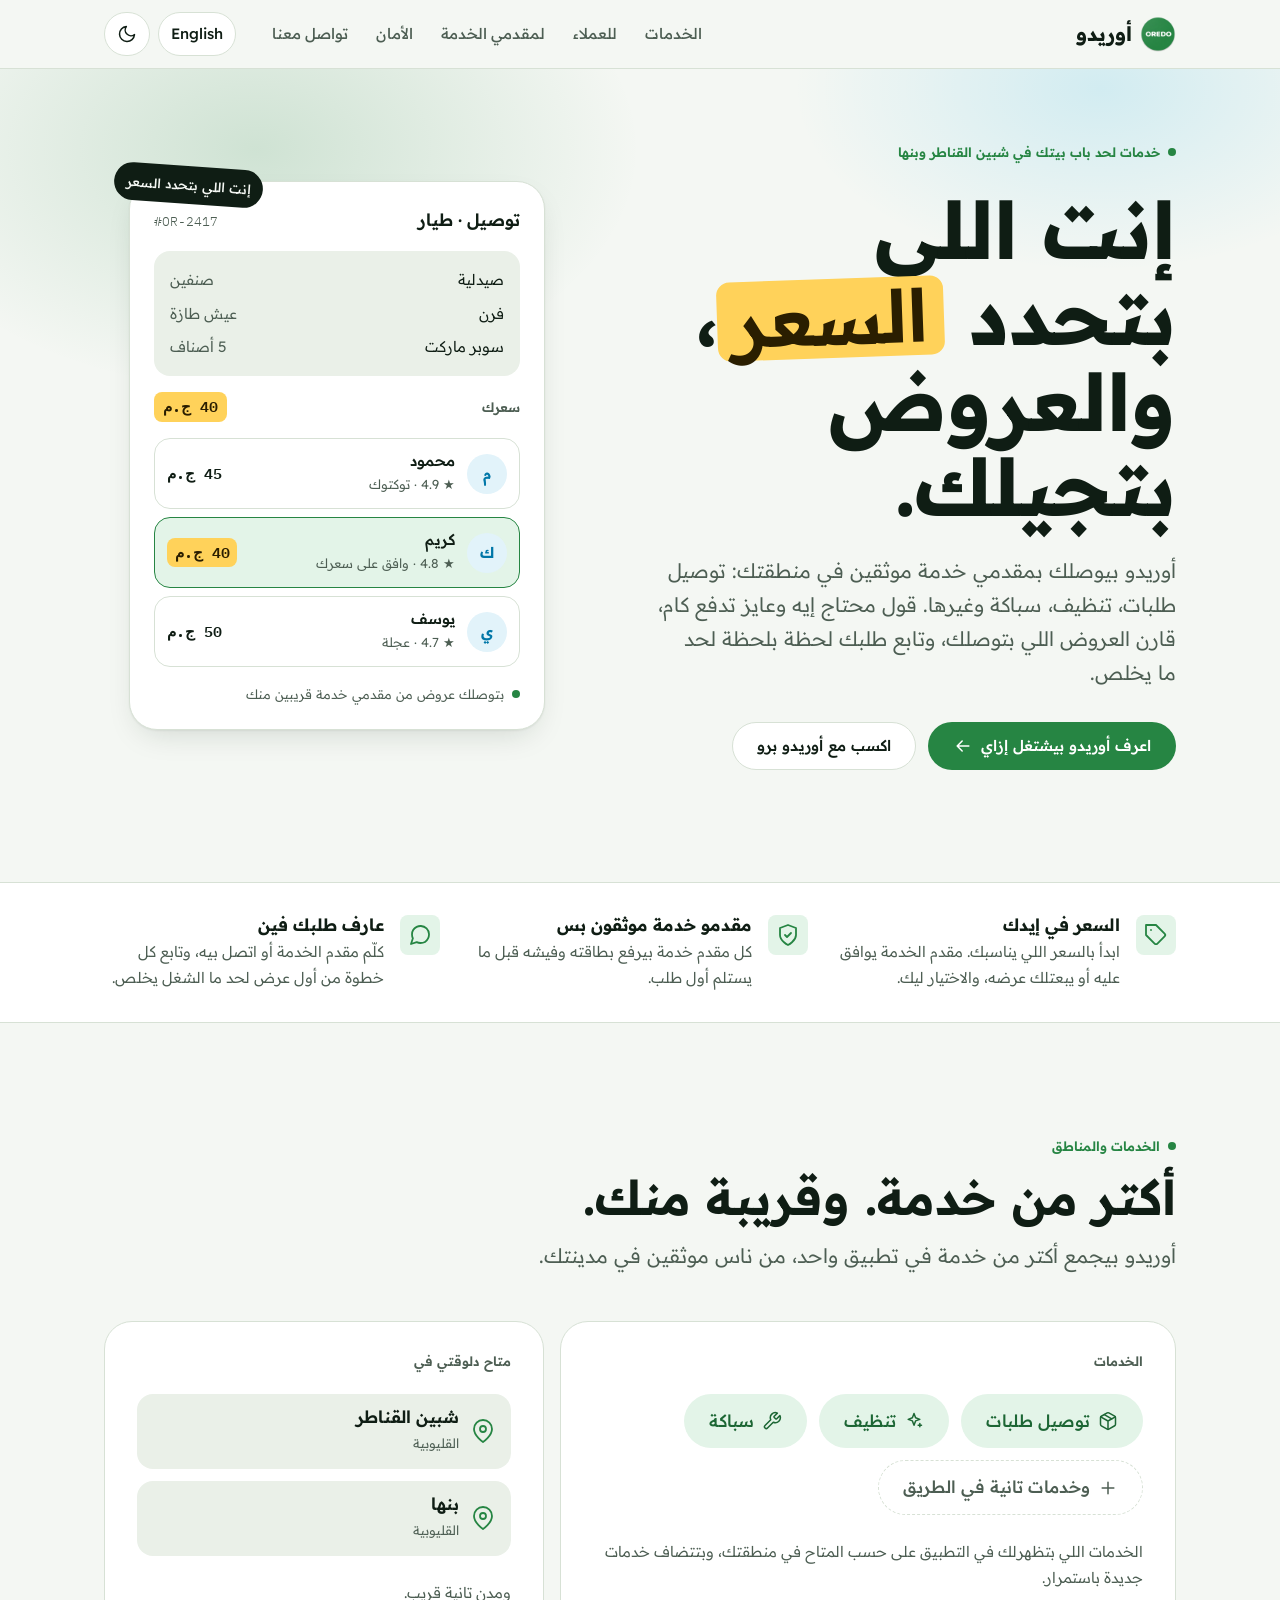
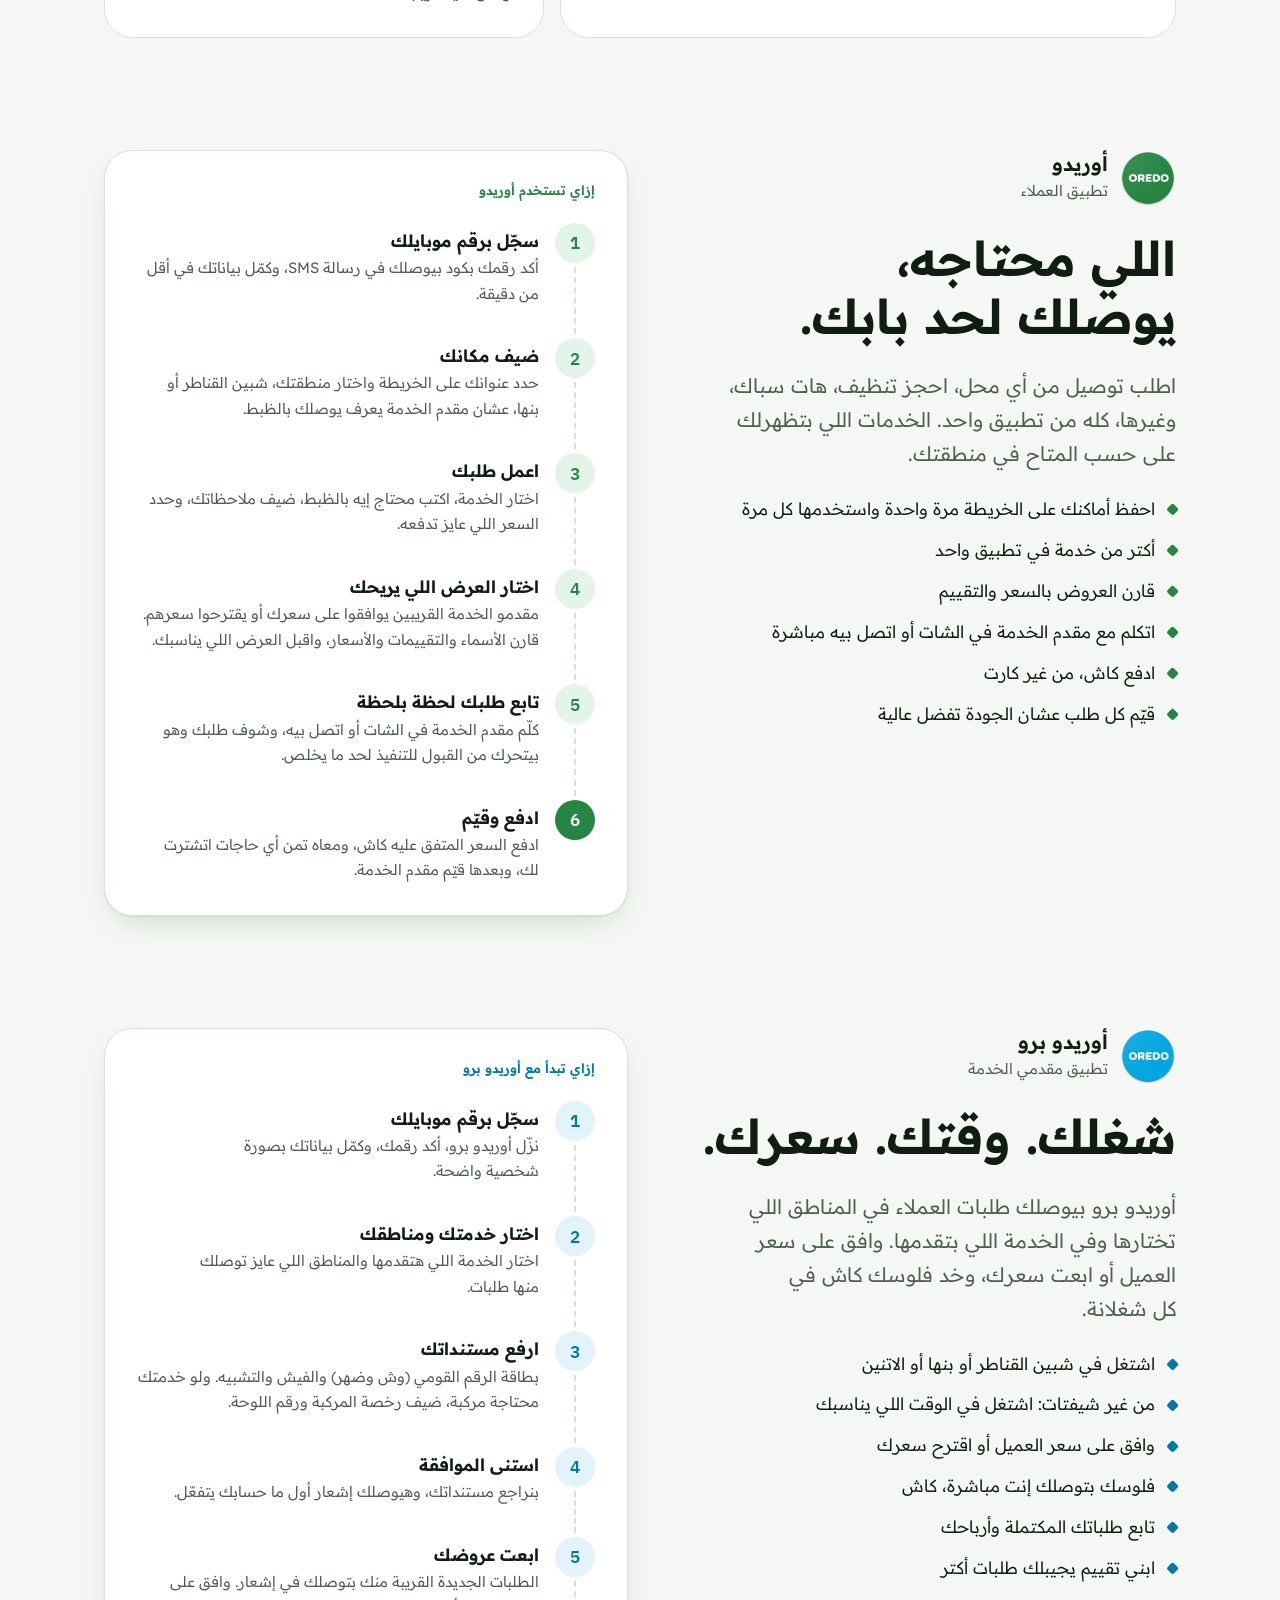
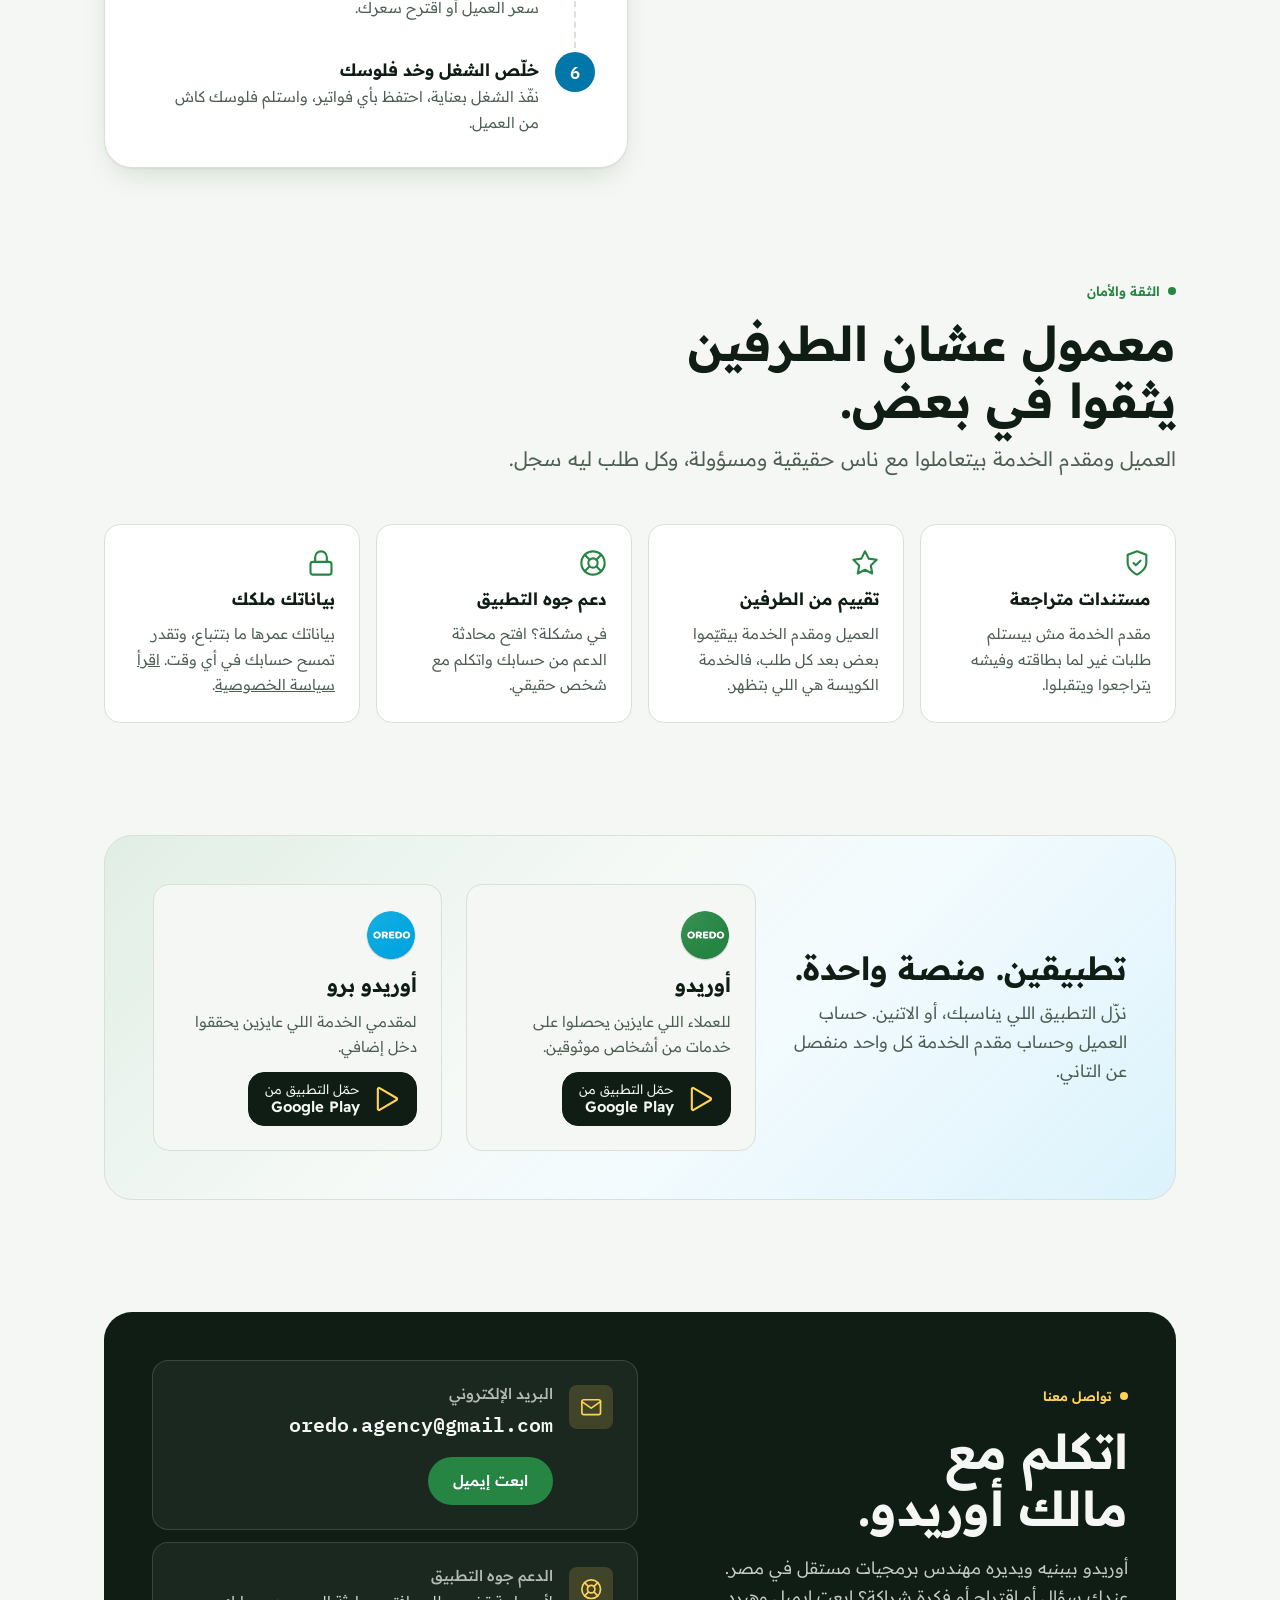
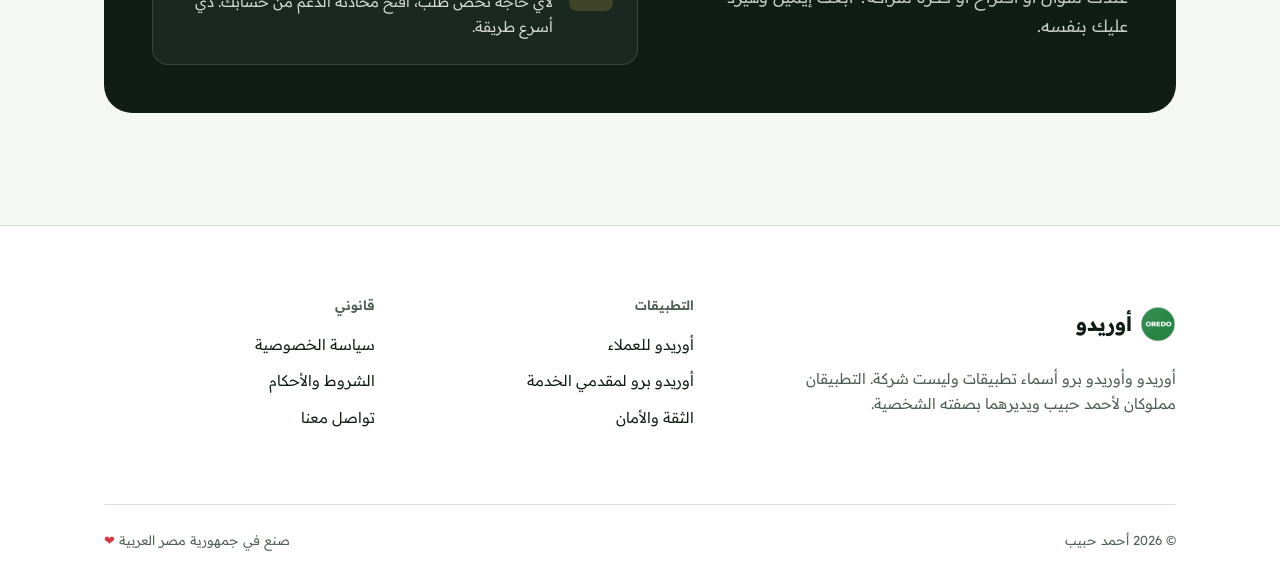
<file: index.html>
<!doctype html>
<html lang="ar" dir="rtl">
<head>
  <meta charset="utf-8">
  <meta name="viewport" content="width=device-width, initial-scale=1">
  <title>أوريدو — Oredo</title>
  <meta http-equiv="refresh" content="0; url=ar/index.html">
  <link rel="alternate" hreflang="ar" href="ar/index.html">
  <link rel="alternate" hreflang="en" href="en/index.html">
  <link rel="icon" type="image/png" href="assets/images/oredo-logo.png">
</head>
<body>
  <p><a href="ar/index.html">أوريدو بالعربية</a> · <a href="en/index.html" lang="en" dir="ltr">Oredo in English</a></p>
</body>
</html>
</file>
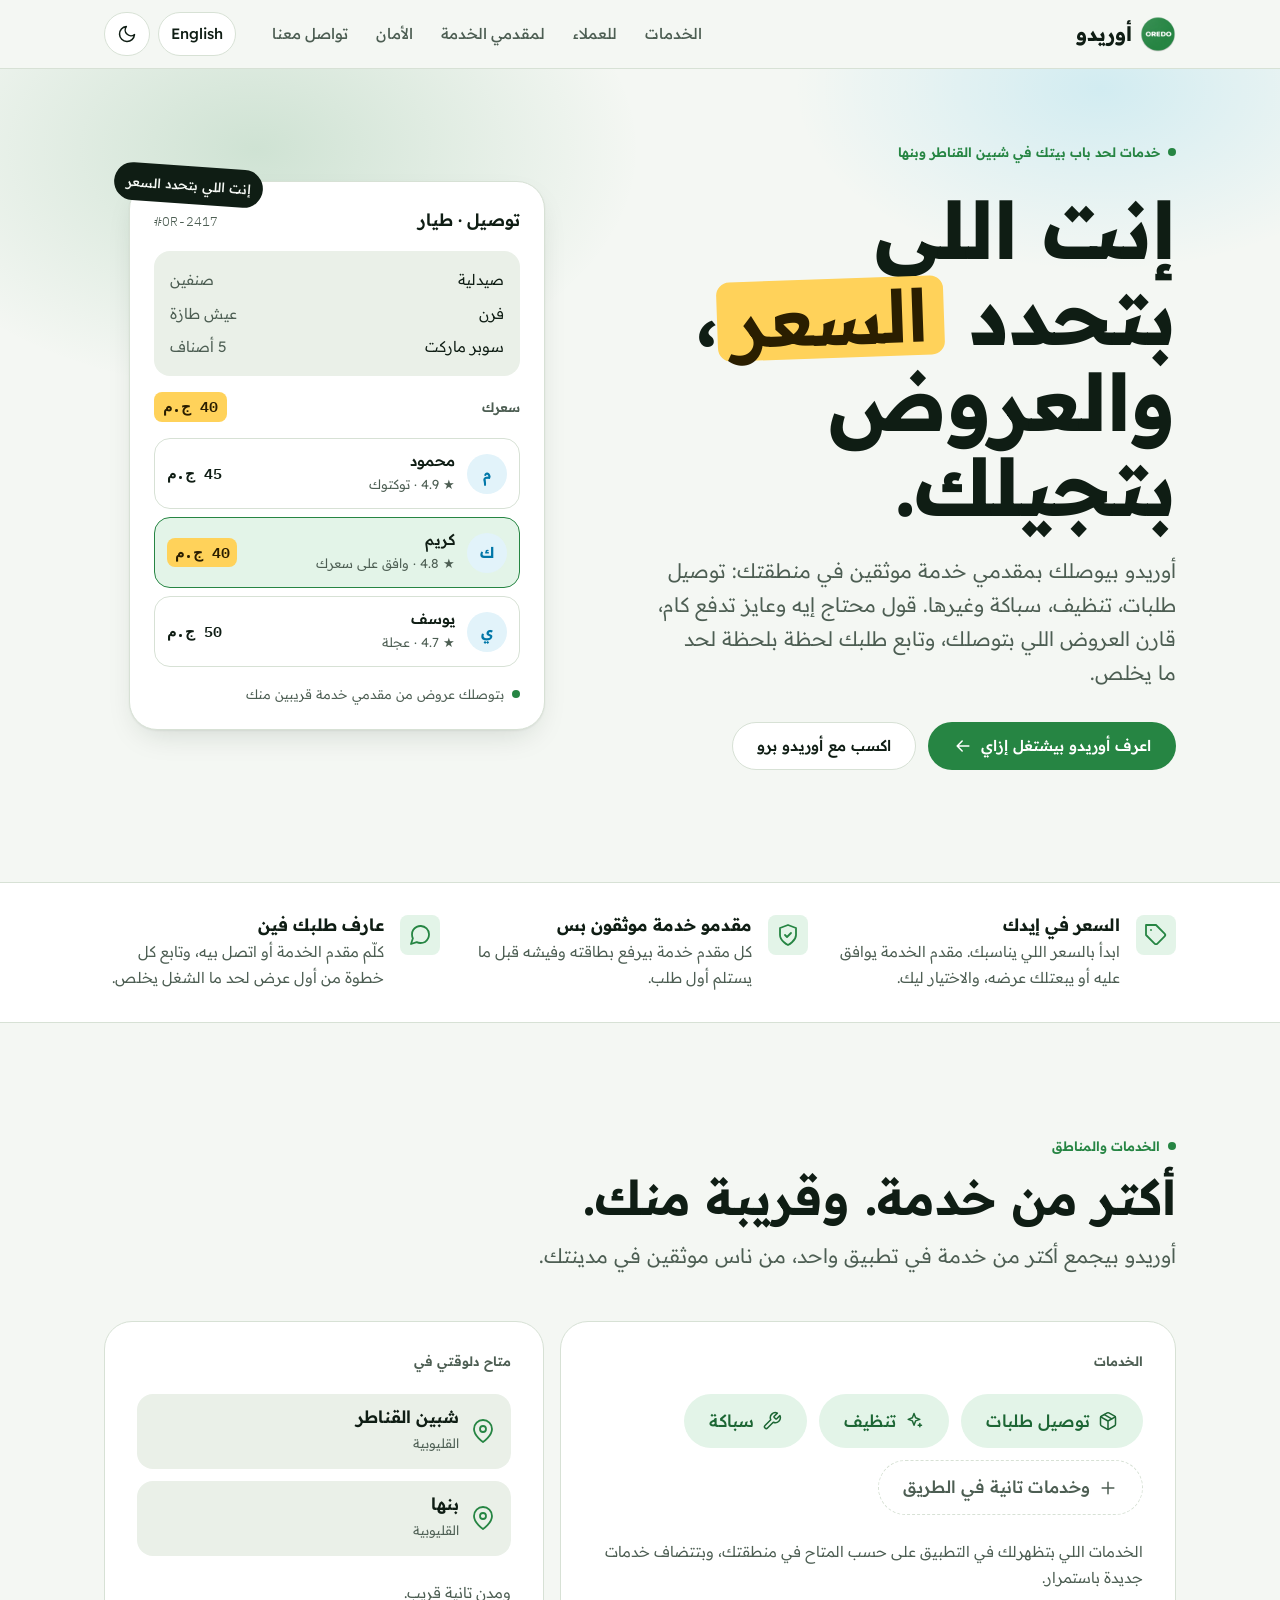
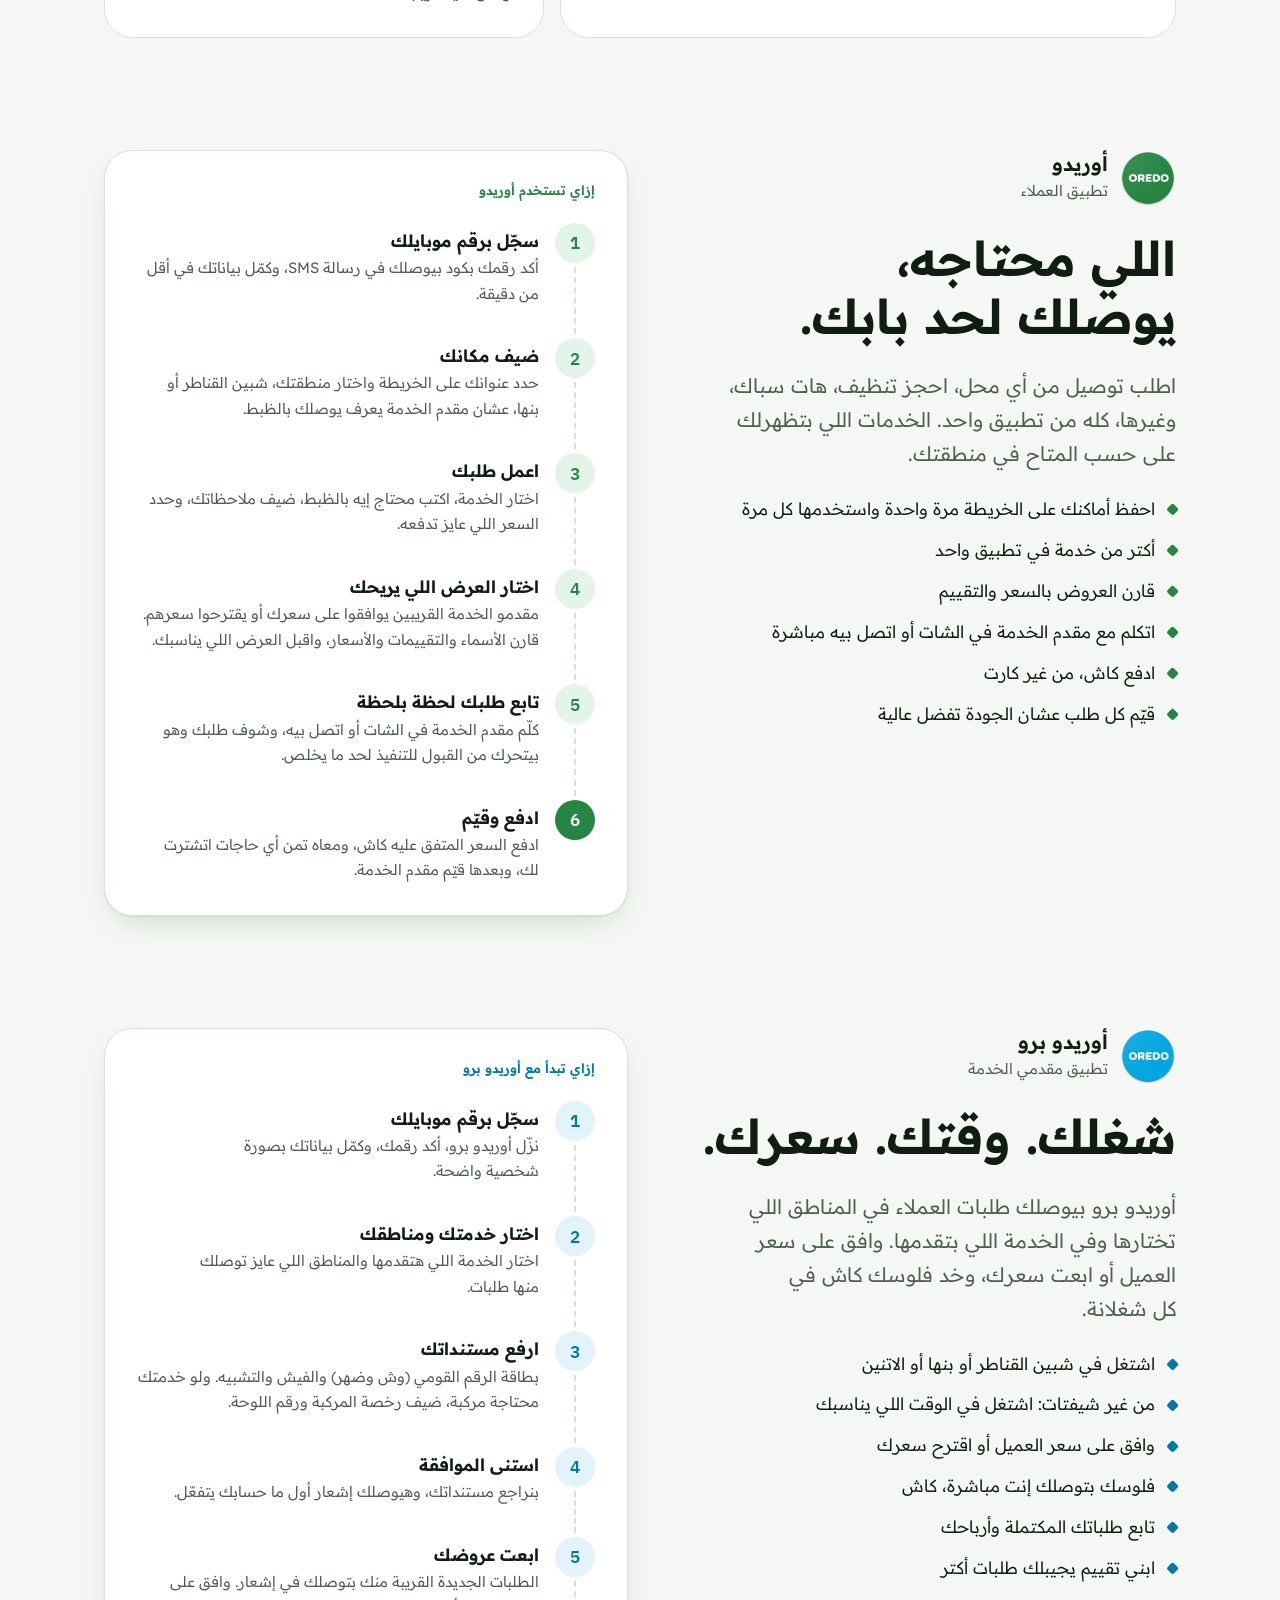
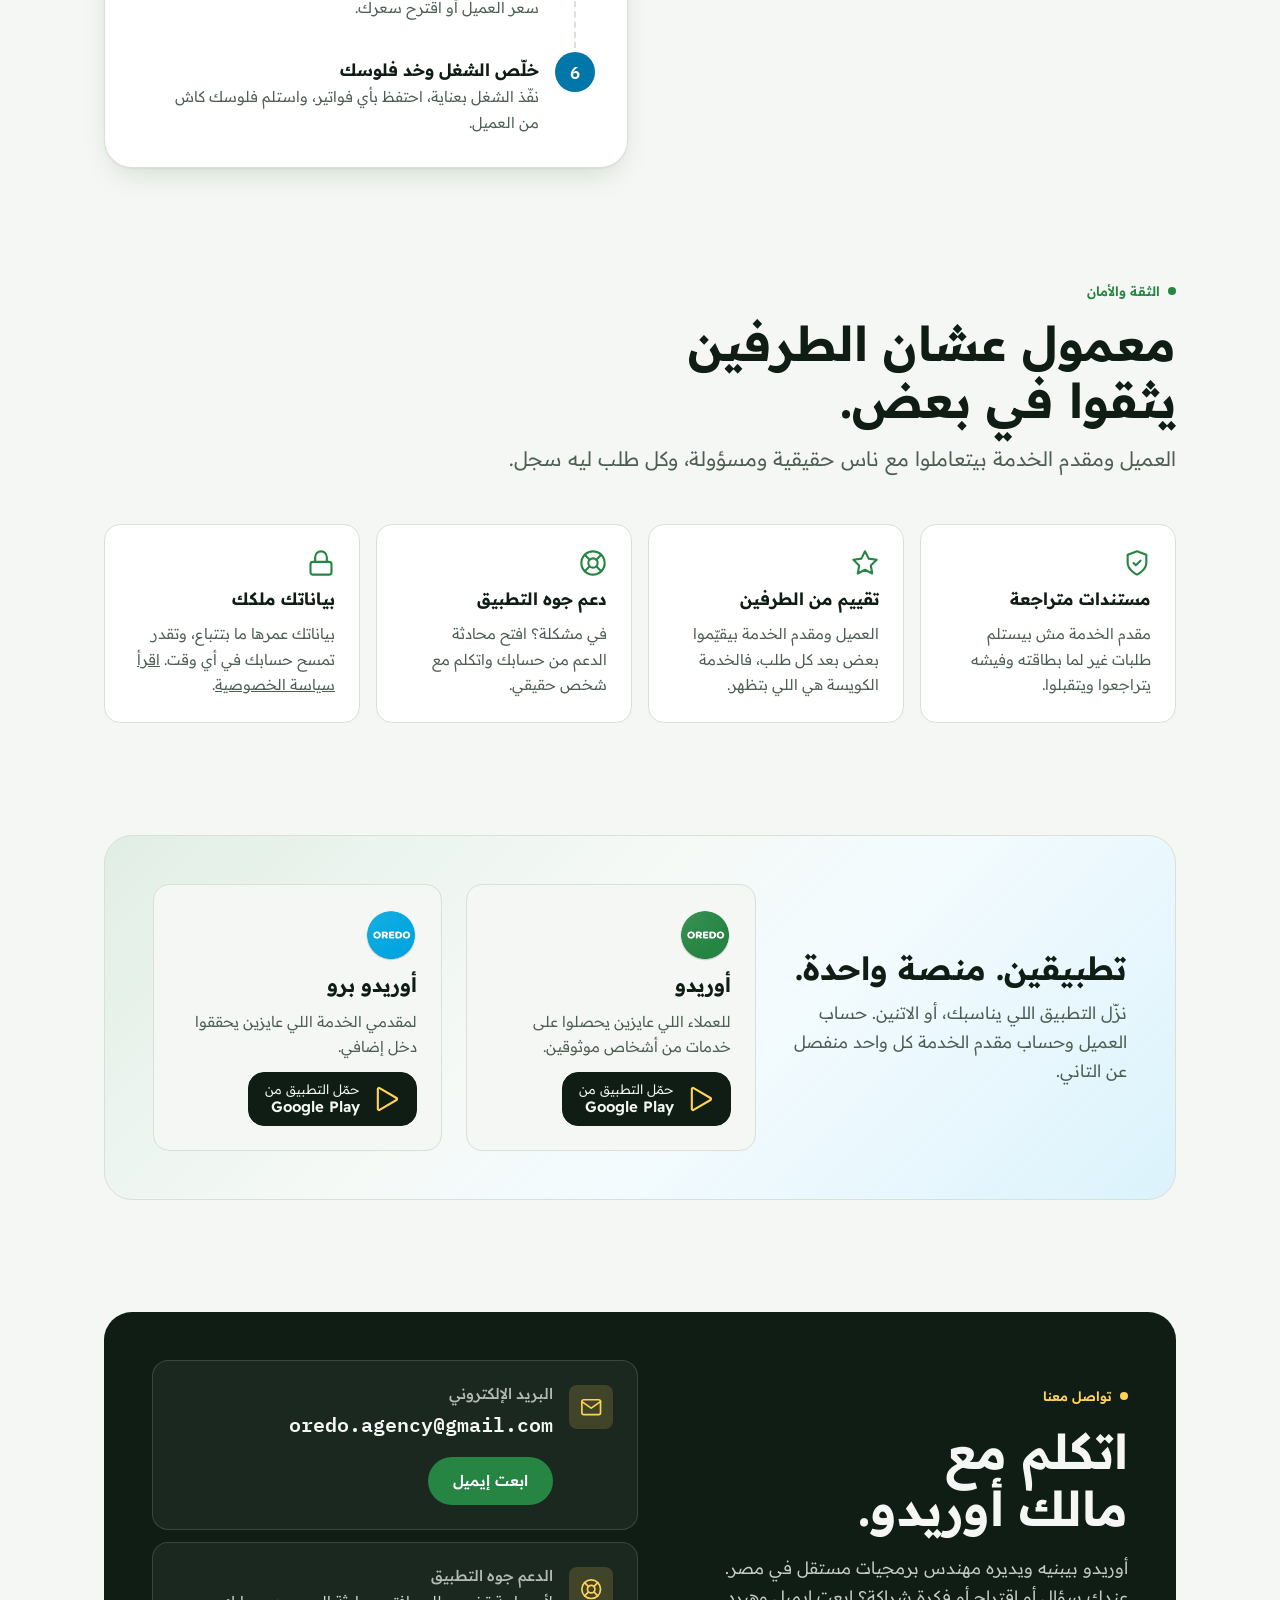
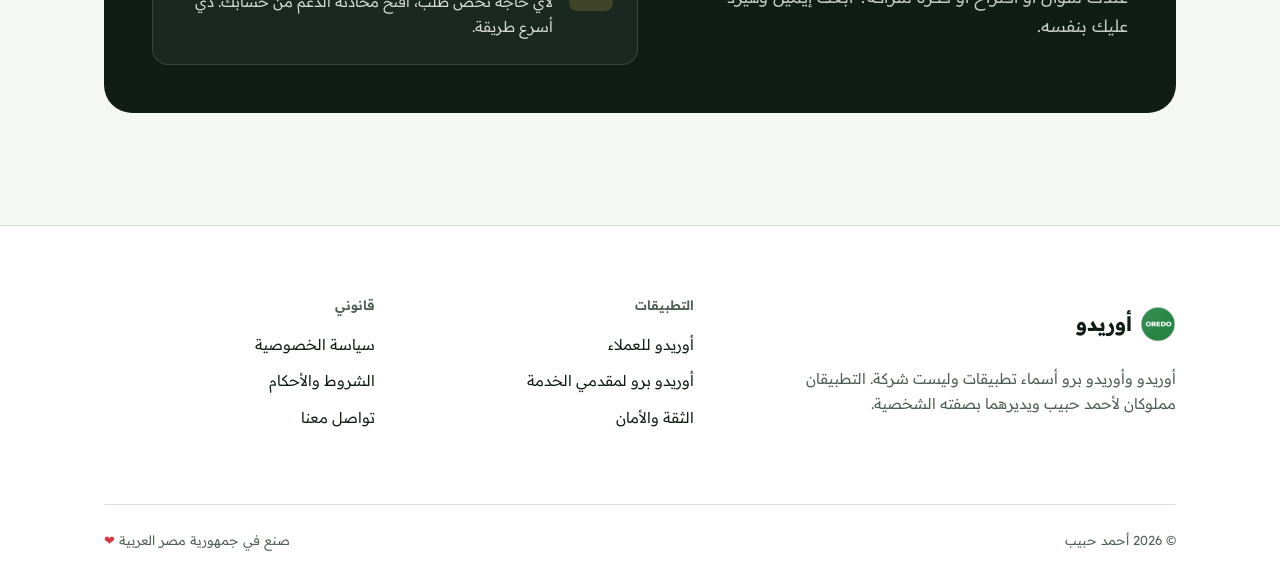
<file: ar/index.html>
<!doctype html>
<html lang="ar" dir="rtl">
<head>
  <meta charset="utf-8">
  <meta name="viewport" content="width=device-width, initial-scale=1">
  <title>أوريدو — حدد سعرك واطلب خدمتك</title>
  <meta name="description" content="أوريدو بيوصلك بمقدمي خدمة موثقين في شبين القناطر وبنها: توصيل طلبات، تنظيف، سباكة وغيرها. حدد سعرك، قارن العروض، وتابع طلبك لحظة بلحظة. واعمل دخل إضافي مع أوريدو برو.">
  <meta name="theme-color" content="#268543">
  <meta property="og:title" content="أوريدو — حدد سعرك واطلب خدمتك">
  <meta property="og:description" content="توصيل طلبات، تنظيف، سباكة وغيرها من مقدمي خدمة موثقين في شبين القناطر وبنها. حدد سعرك وقارن العروض.">
  <meta property="og:image" content="../assets/images/oredo-logo.png">
  <link rel="alternate" hreflang="ar" href="index.html">
  <link rel="alternate" hreflang="en" href="../en/index.html">
  <link rel="icon" type="image/png" href="../assets/images/oredo-logo.png">
  <link rel="preconnect" href="https://fonts.googleapis.com">
  <link rel="preconnect" href="https://fonts.gstatic.com" crossorigin>
  <link rel="stylesheet" href="https://fonts.googleapis.com/css2?family=IBM+Plex+Mono:wght@500;600&family=Readex+Pro:wght@300..700&display=swap">
  <link rel="stylesheet" href="../assets/css/tokens.css">
  <link rel="stylesheet" href="../assets/css/base.css">
  <link rel="stylesheet" href="../assets/css/layout.css">
  <link rel="stylesheet" href="../assets/css/components.css">
  <link rel="stylesheet" href="../assets/css/preloader.css">
  <link rel="stylesheet" href="../assets/css/home.css">
</head>
<body>
  <div class="preloader" aria-hidden="true">
    <div class="preloader__mark">
      <img class="preloader__logo" src="../assets/images/oredo-logo.png" alt="" width="72" height="72">
    </div>
    <span class="preloader__bar"></span>
  </div>

  <a class="skip-link" href="#main">انتقل إلى المحتوى</a>

  <header class="site-header">
    <div class="container site-header__inner">
      <a class="brand" href="index.html">
        <img class="brand__logo" src="../assets/images/oredo-logo.png" alt="" width="36" height="36">
        <span class="brand__name">أوريدو</span>
      </a>
      <nav class="site-nav" aria-label="القائمة الرئيسية">
        <a href="#services">الخدمات</a>
        <a href="#client">للعملاء</a>
        <a href="#pro">لمقدمي الخدمة</a>
        <a href="#trust">الأمان</a>
        <a href="#contact">تواصل معنا</a>
      </nav>
      <div class="site-header__actions">
        <a class="icon-button" href="../en/index.html" hreflang="en" lang="en">English</a>
        <input class="theme-switch__input" type="checkbox" id="theme-switch">
        <label class="icon-button theme-switch__label" for="theme-switch" title="تغيير المظهر">
          <span class="visually-hidden">التبديل بين الوضع الفاتح والداكن</span>
          <svg class="theme-switch__icon--moon" aria-hidden="true" viewBox="0 0 24 24" fill="none" stroke="currentColor" stroke-width="1.8" stroke-linecap="round" stroke-linejoin="round"><path d="M21 12.79A9 9 0 1 1 11.21 3 7 7 0 0 0 21 12.79z"/></svg>
          <svg class="theme-switch__icon--sun" aria-hidden="true" viewBox="0 0 24 24" fill="none" stroke="currentColor" stroke-width="1.8" stroke-linecap="round" stroke-linejoin="round"><circle cx="12" cy="12" r="5"/><path d="M12 1v2M12 21v2M4.22 4.22l1.42 1.42M18.36 18.36l1.42 1.42M1 12h2M21 12h2M4.22 19.78l1.42-1.42M18.36 5.64l1.42-1.42"/></svg>
        </label>
      </div>
    </div>
  </header>

  <main id="main">
    <section class="hero" aria-labelledby="hero-title">
      <div class="container hero__grid">
        <div class="hero__copy">
          <span class="eyebrow eyebrow--client">خدمات لحد باب بيتك في شبين القناطر وبنها</span>
          <h1 class="hero__title" id="hero-title">إنت اللي بتحدد <span class="nowrap"><span class="price-tag">السعر</span>،</span> والعروض بتجيلك.</h1>
          <p class="hero__lead">أوريدو بيوصلك بمقدمي خدمة موثقين في منطقتك: توصيل طلبات، تنظيف، سباكة وغيرها. قول محتاج إيه وعايز تدفع كام، قارن العروض اللي بتوصلك، وتابع طلبك لحظة بلحظة لحد ما يخلص.</p>
          <div class="hero__actions">
            <a class="button button--client" href="#client">
              اعرف أوريدو بيشتغل إزاي
              <svg class="icon--directional" aria-hidden="true" viewBox="0 0 24 24" fill="none" stroke="currentColor" stroke-width="1.8" stroke-linecap="round" stroke-linejoin="round"><path d="M5 12h14M13 6l6 6-6 6"/></svg>
            </a>
            <a class="button button--outline" href="#pro">اكسب مع أوريدو برو</a>
          </div>
        </div>

        <figure class="offer-board" aria-label="مثال لطلب على أوريدو بتوصله عروض">
          <span class="offer-board__note" aria-hidden="true">إنت اللي بتحدد السعر</span>
          <div class="offer-board__header">
            <span class="offer-board__service">توصيل · طيار</span>
            <span class="offer-board__id mono" dir="ltr">#OR-2417</span>
          </div>
          <ul class="offer-board__items">
            <li><span>صيدلية</span><span>صنفين</span></li>
            <li><span>فرن</span><span>عيش طازة</span></li>
            <li><span>سوبر ماركت</span><span>5 أصناف</span></li>
          </ul>
          <div class="offer-board__budget">
            <span class="offer-board__label">سعرك</span>
            <span class="price-tag">40 ج.م</span>
          </div>
          <ol class="offer-list">
            <li class="offer">
              <span class="offer__avatar" aria-hidden="true">م</span>
              <span><span class="offer__name">محمود</span><span class="offer__meta">★ 4.9 · توكتوك</span></span>
              <span class="offer__price">45 ج.م</span>
            </li>
            <li class="offer offer--chosen">
              <span class="offer__avatar" aria-hidden="true">ك</span>
              <span><span class="offer__name">كريم</span><span class="offer__meta">★ 4.8 · وافق على سعرك</span></span>
              <span class="offer__price">40 ج.م</span>
            </li>
            <li class="offer">
              <span class="offer__avatar" aria-hidden="true">ي</span>
              <span><span class="offer__name">يوسف</span><span class="offer__meta">★ 4.7 · عجلة</span></span>
              <span class="offer__price">50 ج.م</span>
            </li>
          </ol>
          <p class="offer-board__status"><span class="offer-board__pulse" aria-hidden="true"></span>بتوصلك عروض من مقدمي خدمة قريبين منك</p>
        </figure>
      </div>
    </section>

    <section class="promises" aria-label="ليه أوريدو">
      <div class="container">
        <ul class="promises__list">
          <li class="promise">
            <svg aria-hidden="true" viewBox="0 0 24 24" fill="none" stroke="currentColor" stroke-width="1.8" stroke-linecap="round" stroke-linejoin="round"><path d="M20.59 13.41l-7.17 7.17a2 2 0 0 1-2.83 0L2 12V2h10l8.59 8.59a2 2 0 0 1 0 2.82z"/><path d="M7 7h.01"/></svg>
            <h3>السعر في إيدك</h3>
            <p>ابدأ بالسعر اللي يناسبك. مقدم الخدمة يوافق عليه أو يبعتلك عرضه، والاختيار ليك.</p>
          </li>
          <li class="promise">
            <svg aria-hidden="true" viewBox="0 0 24 24" fill="none" stroke="currentColor" stroke-width="1.8" stroke-linecap="round" stroke-linejoin="round"><path d="M12 22s8-4 8-10V5l-8-3-8 3v7c0 6 8 10 8 10z"/><path d="m9 12 2 2 4-4"/></svg>
            <h3>مقدمو خدمة موثقون بس</h3>
            <p>كل مقدم خدمة بيرفع بطاقته وفيشه قبل ما يستلم أول طلب.</p>
          </li>
          <li class="promise">
            <svg aria-hidden="true" viewBox="0 0 24 24" fill="none" stroke="currentColor" stroke-width="1.8" stroke-linecap="round" stroke-linejoin="round"><path d="M21 11.5a8.38 8.38 0 0 1-.9 3.8 8.5 8.5 0 0 1-7.6 4.7 8.38 8.38 0 0 1-3.8-.9L3 21l1.9-5.7a8.38 8.38 0 0 1-.9-3.8 8.5 8.5 0 0 1 4.7-7.6 8.38 8.38 0 0 1 3.8-.9h.5a8.48 8.48 0 0 1 8 8v.5z"/></svg>
            <h3>عارف طلبك فين</h3>
            <p>كلّم مقدم الخدمة أو اتصل بيه، وتابع كل خطوة من أول عرض لحد ما الشغل يخلص.</p>
          </li>
        </ul>
      </div>
    </section>

    <section class="coverage" id="services" aria-labelledby="services-title">
      <div class="container">
        <div class="section-heading">
          <span class="eyebrow eyebrow--client">الخدمات والمناطق</span>
          <h2 id="services-title">أكتر من خدمة. وقريبة منك.</h2>
          <p>أوريدو بيجمع أكتر من خدمة في تطبيق واحد، من ناس موثقين في مدينتك.</p>
        </div>
        <div class="coverage__grid">
          <div class="coverage-panel">
            <h3 class="coverage-panel__title">الخدمات</h3>
            <ul class="service-chips">
              <li class="service-chip"><svg aria-hidden="true" viewBox="0 0 24 24" fill="none" stroke="currentColor" stroke-width="1.8" stroke-linecap="round" stroke-linejoin="round"><path d="M16.5 9.4 7.55 4.24"/><path d="M21 16V8a2 2 0 0 0-1-1.73l-7-4a2 2 0 0 0-2 0l-7 4A2 2 0 0 0 3 8v8a2 2 0 0 0 1 1.73l7 4a2 2 0 0 0 2 0l7-4A2 2 0 0 0 21 16z"/><path d="M3.27 6.96 12 12.01l8.73-5.05M12 22.08V12"/></svg>توصيل طلبات</li>
              <li class="service-chip"><svg aria-hidden="true" viewBox="0 0 24 24" fill="none" stroke="currentColor" stroke-width="1.8" stroke-linecap="round" stroke-linejoin="round"><path d="M12 3l1.9 5.1L19 10l-5.1 1.9L12 17l-1.9-5.1L5 10l5.1-1.9z"/><path d="M19 15v4M17 17h4"/></svg>تنظيف</li>
              <li class="service-chip"><svg aria-hidden="true" viewBox="0 0 24 24" fill="none" stroke="currentColor" stroke-width="1.8" stroke-linecap="round" stroke-linejoin="round"><path d="M14.7 6.3a1 1 0 0 0 0 1.4l1.6 1.6a1 1 0 0 0 1.4 0l3.77-3.77a6 6 0 0 1-7.94 7.94l-6.91 6.91a2.12 2.12 0 0 1-3-3l6.91-6.91a6 6 0 0 1 7.94-7.94l-3.76 3.76z"/></svg>سباكة</li>
              <li class="service-chip service-chip--more"><svg aria-hidden="true" viewBox="0 0 24 24" fill="none" stroke="currentColor" stroke-width="1.8" stroke-linecap="round" stroke-linejoin="round"><path d="M12 5v14M5 12h14"/></svg>وخدمات تانية في الطريق</li>
            </ul>
            <p class="coverage-panel__note">الخدمات اللي بتظهرلك في التطبيق على حسب المتاح في منطقتك، وبتتضاف خدمات جديدة باستمرار.</p>
          </div>
          <div class="coverage-panel">
            <h3 class="coverage-panel__title">متاح دلوقتي في</h3>
            <ul class="city-list">
              <li class="city"><svg aria-hidden="true" viewBox="0 0 24 24" fill="none" stroke="currentColor" stroke-width="1.8" stroke-linecap="round" stroke-linejoin="round"><path d="M21 10c0 7-9 13-9 13s-9-6-9-13a9 9 0 0 1 18 0z"/><circle cx="12" cy="10" r="3"/></svg><span><strong>شبين القناطر</strong><span class="city__region">القليوبية</span></span></li>
              <li class="city"><svg aria-hidden="true" viewBox="0 0 24 24" fill="none" stroke="currentColor" stroke-width="1.8" stroke-linecap="round" stroke-linejoin="round"><path d="M21 10c0 7-9 13-9 13s-9-6-9-13a9 9 0 0 1 18 0z"/><circle cx="12" cy="10" r="3"/></svg><span><strong>بنها</strong><span class="city__region">القليوبية</span></span></li>
            </ul>
            <p class="coverage-panel__note">ومدن تانية قريب.</p>
          </div>
        </div>
      </div>
    </section>

    <section class="app-section app-section--client" id="client" aria-labelledby="client-title">
      <div class="container app-section__grid">
        <div class="app-section__intro">
          <div class="app-section__identity">
            <img src="../assets/images/oredo-logo.png" alt="" width="56" height="56">
            <div>
              <strong>أوريدو</strong>
              <span>تطبيق العملاء</span>
            </div>
          </div>
          <h2 id="client-title">اللي محتاجه، يوصلك لحد بابك.</h2>
          <p>اطلب توصيل من أي محل، احجز تنظيف، هات سباك، وغيرها، كله من تطبيق واحد. الخدمات اللي بتظهرلك على حسب المتاح في منطقتك.</p>
          <ul class="feature-list">
            <li>احفظ أماكنك على الخريطة مرة واحدة واستخدمها كل مرة</li>
            <li>أكتر من خدمة في تطبيق واحد</li>
            <li>قارن العروض بالسعر والتقييم</li>
            <li>اتكلم مع مقدم الخدمة في الشات أو اتصل بيه مباشرة</li>
            <li>ادفع كاش، من غير كارت</li>
            <li>قيّم كل طلب عشان الجودة تفضل عالية</li>
          </ul>
        </div>

        <div class="steps">
          <h3 class="steps__title" id="client-steps-title">إزاي تستخدم أوريدو</h3>
          <ol class="steps__list" aria-labelledby="client-steps-title">
            <li class="step">
              <div>
                <h4>سجّل برقم موبايلك</h4>
                <p>أكد رقمك بكود بيوصلك في رسالة SMS، وكمّل بياناتك في أقل من دقيقة.</p>
              </div>
            </li>
            <li class="step">
              <div>
                <h4>ضيف مكانك</h4>
                <p>حدد عنوانك على الخريطة واختار منطقتك، شبين القناطر أو بنها، عشان مقدم الخدمة يعرف يوصلك بالظبط.</p>
              </div>
            </li>
            <li class="step">
              <div>
                <h4>اعمل طلبك</h4>
                <p>اختار الخدمة، اكتب محتاج إيه بالظبط، ضيف ملاحظاتك، وحدد السعر اللي عايز تدفعه.</p>
              </div>
            </li>
            <li class="step">
              <div>
                <h4>اختار العرض اللي يريحك</h4>
                <p>مقدمو الخدمة القريبين يوافقوا على سعرك أو يقترحوا سعرهم. قارن الأسماء والتقييمات والأسعار، واقبل العرض اللي يناسبك.</p>
              </div>
            </li>
            <li class="step">
              <div>
                <h4>تابع طلبك لحظة بلحظة</h4>
                <p>كلّم مقدم الخدمة في الشات أو اتصل بيه، وشوف طلبك وهو بيتحرك من القبول للتنفيذ لحد ما يخلص.</p>
              </div>
            </li>
            <li class="step">
              <div>
                <h4>ادفع وقيّم</h4>
                <p>ادفع السعر المتفق عليه كاش، ومعاه تمن أي حاجات اتشترت لك، وبعدها قيّم مقدم الخدمة.</p>
              </div>
            </li>
          </ol>
        </div>
      </div>
    </section>

    <section class="app-section app-section--pro" id="pro" aria-labelledby="pro-title">
      <div class="container app-section__grid">
        <div class="app-section__intro">
          <div class="app-section__identity">
            <img src="../assets/images/oredo-pro-logo.png" alt="" width="56" height="56">
            <div>
              <strong>أوريدو برو</strong>
              <span>تطبيق مقدمي الخدمة</span>
            </div>
          </div>
          <h2 id="pro-title">شغلك. وقتك. سعرك.</h2>
          <p>أوريدو برو بيوصلك طلبات العملاء في المناطق اللي تختارها وفي الخدمة اللي بتقدمها. وافق على سعر العميل أو ابعت سعرك، وخد فلوسك كاش في كل شغلانة.</p>
          <ul class="feature-list">
            <li>اشتغل في شبين القناطر أو بنها أو الاتنين</li>
            <li>من غير شيفتات: اشتغل في الوقت اللي يناسبك</li>
            <li>وافق على سعر العميل أو اقترح سعرك</li>
            <li>فلوسك بتوصلك إنت مباشرة، كاش</li>
            <li>تابع طلباتك المكتملة وأرباحك</li>
            <li>ابني تقييم يجيبلك طلبات أكتر</li>
          </ul>
        </div>

        <div class="steps">
          <h3 class="steps__title" id="pro-steps-title">إزاي تبدأ مع أوريدو برو</h3>
          <ol class="steps__list" aria-labelledby="pro-steps-title">
            <li class="step">
              <div>
                <h4>سجّل برقم موبايلك</h4>
                <p>نزّل أوريدو برو، أكد رقمك، وكمّل بياناتك بصورة شخصية واضحة.</p>
              </div>
            </li>
            <li class="step">
              <div>
                <h4>اختار خدمتك ومناطقك</h4>
                <p>اختار الخدمة اللي هتقدمها والمناطق اللي عايز توصلك منها طلبات.</p>
              </div>
            </li>
            <li class="step">
              <div>
                <h4>ارفع مستنداتك</h4>
                <p>بطاقة الرقم القومي (وش وضهر) والفيش والتشبيه. ولو خدمتك محتاجة مركبة، ضيف رخصة المركبة ورقم اللوحة.</p>
              </div>
            </li>
            <li class="step">
              <div>
                <h4>استنى الموافقة</h4>
                <p>بنراجع مستنداتك، وهيوصلك إشعار أول ما حسابك يتفعّل.</p>
              </div>
            </li>
            <li class="step">
              <div>
                <h4>ابعت عروضك</h4>
                <p>الطلبات الجديدة القريبة منك بتوصلك في إشعار. وافق على سعر العميل أو اقترح سعرك.</p>
              </div>
            </li>
            <li class="step">
              <div>
                <h4>خلّص الشغل وخد فلوسك</h4>
                <p>نفّذ الشغل بعناية، احتفظ بأي فواتير، واستلم فلوسك كاش من العميل.</p>
              </div>
            </li>
          </ol>
        </div>
      </div>
    </section>

    <section class="trust" id="trust" aria-labelledby="trust-title">
      <div class="container">
        <div class="section-heading">
          <span class="eyebrow eyebrow--client">الثقة والأمان</span>
          <h2 id="trust-title">معمول عشان الطرفين يثقوا في بعض.</h2>
          <p>العميل ومقدم الخدمة بيتعاملوا مع ناس حقيقية ومسؤولة، وكل طلب ليه سجل.</p>
        </div>
        <ul class="trust__grid">
          <li class="trust-card">
            <svg aria-hidden="true" viewBox="0 0 24 24" fill="none" stroke="currentColor" stroke-width="1.8" stroke-linecap="round" stroke-linejoin="round"><path d="M12 22s8-4 8-10V5l-8-3-8 3v7c0 6 8 10 8 10z"/><path d="m9 12 2 2 4-4"/></svg>
            <h3>مستندات متراجعة</h3>
            <p>مقدم الخدمة مش بيستلم طلبات غير لما بطاقته وفيشه يتراجعوا ويتقبلوا.</p>
          </li>
          <li class="trust-card">
            <svg aria-hidden="true" viewBox="0 0 24 24" fill="none" stroke="currentColor" stroke-width="1.8" stroke-linecap="round" stroke-linejoin="round"><path d="M12 2l3.09 6.26L22 9.27l-5 4.87 1.18 6.88L12 17.77l-6.18 3.25L7 14.14 2 9.27l6.91-1.01L12 2z"/></svg>
            <h3>تقييم من الطرفين</h3>
            <p>العميل ومقدم الخدمة بيقيّموا بعض بعد كل طلب، فالخدمة الكويسة هي اللي بتظهر.</p>
          </li>
          <li class="trust-card">
            <svg aria-hidden="true" viewBox="0 0 24 24" fill="none" stroke="currentColor" stroke-width="1.8" stroke-linecap="round" stroke-linejoin="round"><circle cx="12" cy="12" r="10"/><circle cx="12" cy="12" r="4"/><path d="m4.93 4.93 4.24 4.24M14.83 14.83l4.24 4.24M14.83 9.17l4.24-4.24M4.93 19.07l4.24-4.24"/></svg>
            <h3>دعم جوه التطبيق</h3>
            <p>في مشكلة؟ افتح محادثة الدعم من حسابك واتكلم مع شخص حقيقي.</p>
          </li>
          <li class="trust-card">
            <svg aria-hidden="true" viewBox="0 0 24 24" fill="none" stroke="currentColor" stroke-width="1.8" stroke-linecap="round" stroke-linejoin="round"><rect x="3" y="11" width="18" height="11" rx="2"/><path d="M7 11V7a5 5 0 0 1 10 0v4"/></svg>
            <h3>بياناتك ملكك</h3>
            <p>بياناتك عمرها ما بتتباع، وتقدر تمسح حسابك في أي وقت. <a href="privacy.html">اقرأ سياسة الخصوصية</a>.</p>
          </li>
        </ul>
      </div>
    </section>

    <section class="download" id="download" aria-labelledby="download-title">
      <div class="container">
        <div class="download__panel">
          <div class="download__copy">
            <h2 id="download-title">تطبيقين. منصة واحدة.</h2>
            <p>نزّل التطبيق اللي يناسبك، أو الاتنين. حساب العميل وحساب مقدم الخدمة كل واحد منفصل عن التاني.</p>
          </div>
          <article class="app-card">
            <img src="../assets/images/oredo-logo.png" alt="" width="52" height="52">
            <h3>أوريدو</h3>
            <p>للعملاء اللي عايزين يحصلوا على خدمات من أشخاص موثوقين.</p>
            <a class="store-badge" href="https://play.google.com/store/apps/details?id=com.oredo.app.client" target="_blank" rel="noopener" aria-label="حمّل أوريدو من Google Play">
              <svg aria-hidden="true" viewBox="0 0 24 24" fill="none" stroke="currentColor" stroke-width="1.8" stroke-linecap="round" stroke-linejoin="round"><path d="M5 3.5v17a1 1 0 0 0 1.5.86l14.5-8.5a1 1 0 0 0 0-1.72L6.5 2.64A1 1 0 0 0 5 3.5z"/></svg>
              <span>حمّل التطبيق من<strong>Google Play</strong></span>
            </a>
          </article>
          <article class="app-card">
            <img src="../assets/images/oredo-pro-logo.png" alt="" width="52" height="52">
            <h3>أوريدو برو</h3>
            <p>لمقدمي الخدمة اللي عايزين يحققوا دخل إضافي.</p>
            <a class="store-badge" href="https://play.google.com/store/apps/details?id=com.oredo.app.pro" target="_blank" rel="noopener" aria-label="حمّل أوريدو برو من Google Play">
              <svg aria-hidden="true" viewBox="0 0 24 24" fill="none" stroke="currentColor" stroke-width="1.8" stroke-linecap="round" stroke-linejoin="round"><path d="M5 3.5v17a1 1 0 0 0 1.5.86l14.5-8.5a1 1 0 0 0 0-1.72L6.5 2.64A1 1 0 0 0 5 3.5z"/></svg>
              <span>حمّل التطبيق من<strong>Google Play</strong></span>
            </a>
          </article>
        </div>
      </div>
    </section>

    <section class="contact" id="contact" aria-labelledby="contact-title">
      <div class="container">
        <div class="contact__card">
          <div class="contact__copy">
            <span class="eyebrow">تواصل معنا</span>
            <h2 id="contact-title">اتكلم مع مالك أوريدو.</h2>
            <p>أوريدو بيبنيه ويديره مهندس برمجيات مستقل في مصر. عندك سؤال أو اقتراح أو فكرة شراكة؟ ابعت إيميل وهيرد عليك بنفسه.</p>
          </div>
          <ul class="contact__channels">
            <li class="contact-channel">
              <span class="contact-channel__icon"><svg aria-hidden="true" viewBox="0 0 24 24" fill="none" stroke="currentColor" stroke-width="1.8" stroke-linecap="round" stroke-linejoin="round"><rect x="2" y="4" width="20" height="16" rx="2"/><path d="m22 6-10 7L2 6"/></svg></span>
              <div class="contact-channel__body">
                <h3>البريد الإلكتروني</h3>
                <p class="contact-channel__value mono" dir="ltr">oredo.agency@gmail.com</p>
              </div>
              <a class="button button--client contact-channel__action" href="mailto:oredo.agency@gmail.com">ابعت إيميل</a>
            </li>
            <li class="contact-channel">
              <span class="contact-channel__icon"><svg aria-hidden="true" viewBox="0 0 24 24" fill="none" stroke="currentColor" stroke-width="1.8" stroke-linecap="round" stroke-linejoin="round"><circle cx="12" cy="12" r="10"/><circle cx="12" cy="12" r="4"/><path d="m4.93 4.93 4.24 4.24M14.83 14.83l4.24 4.24M14.83 9.17l4.24-4.24M4.93 19.07l4.24-4.24"/></svg></span>
              <div class="contact-channel__body">
                <h3>الدعم جوه التطبيق</h3>
                <p>لأي حاجة تخص طلب، افتح محادثة الدعم من حسابك. دي أسرع طريقة.</p>
              </div>
            </li>
          </ul>
        </div>
      </div>
    </section>
  </main>

  <footer class="site-footer">
    <div class="container">
      <div class="site-footer__grid">
        <div class="site-footer__about">
          <a class="brand" href="index.html">
            <img class="brand__logo" src="../assets/images/oredo-logo.png" alt="" width="36" height="36">
            <span>أوريدو</span>
          </a>
          <p>أوريدو وأوريدو برو أسماء تطبيقات وليست شركة. التطبيقان مملوكان لأحمد حبيب ويديرهما بصفته الشخصية.</p>
        </div>
        <div>
          <h2 class="site-footer__title">التطبيقات</h2>
          <ul class="site-footer__links">
            <li><a href="#client">أوريدو للعملاء</a></li>
            <li><a href="#pro">أوريدو برو لمقدمي الخدمة</a></li>
            <li><a href="#trust">الثقة والأمان</a></li>
          </ul>
        </div>
        <div>
          <h2 class="site-footer__title">قانوني</h2>
          <ul class="site-footer__links">
            <li><a href="privacy.html">سياسة الخصوصية</a></li>
            <li><a href="terms.html">الشروط والأحكام</a></li>
            <li><a href="#contact">تواصل معنا</a></li>
          </ul>
        </div>
      </div>
      <div class="site-footer__bottom">
        <span>© 2026 أحمد حبيب</span>
        <span>صنع في جمهورية مصر العربية <span class="site-footer__heart" aria-hidden="true">❤</span></span>
      </div>
    </div>
  </footer>
  <script>addEventListener("load", () => document.documentElement.classList.add("is-loaded"));</script>
</body>
</html>
</file>
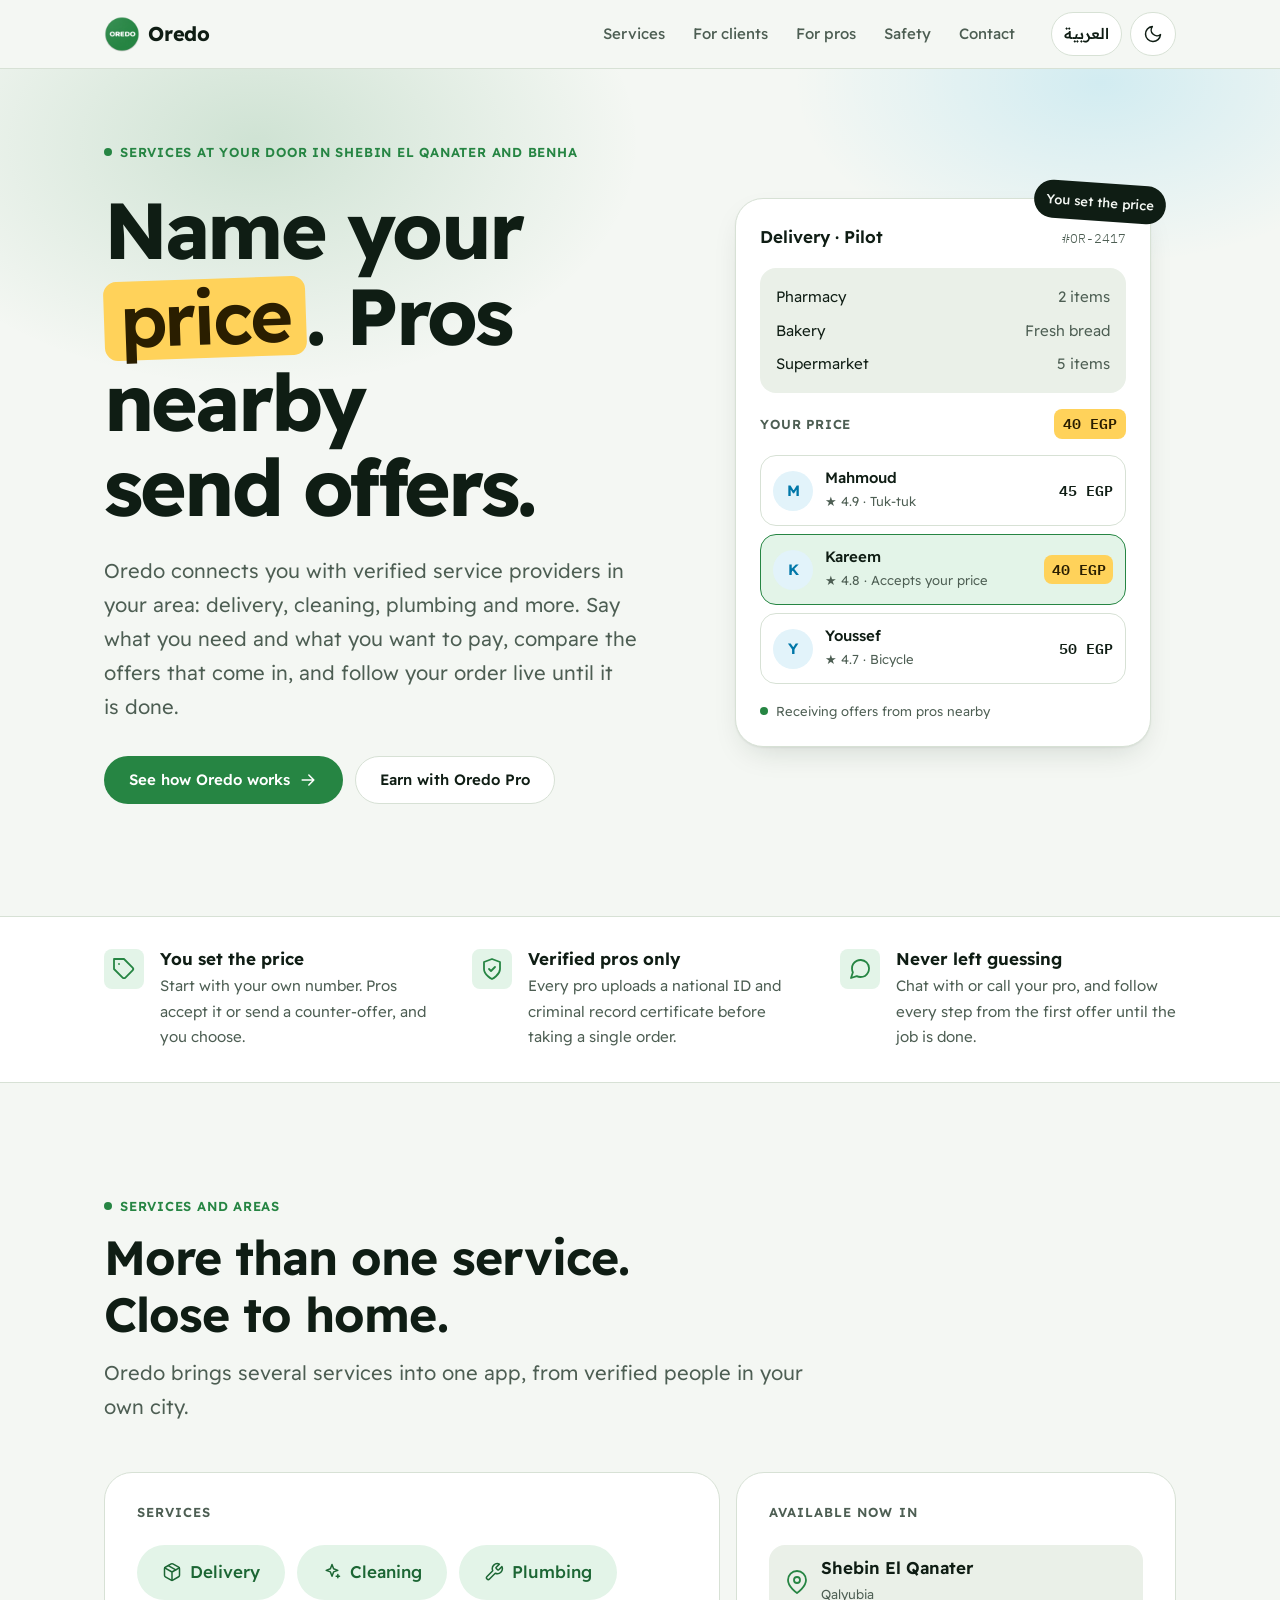
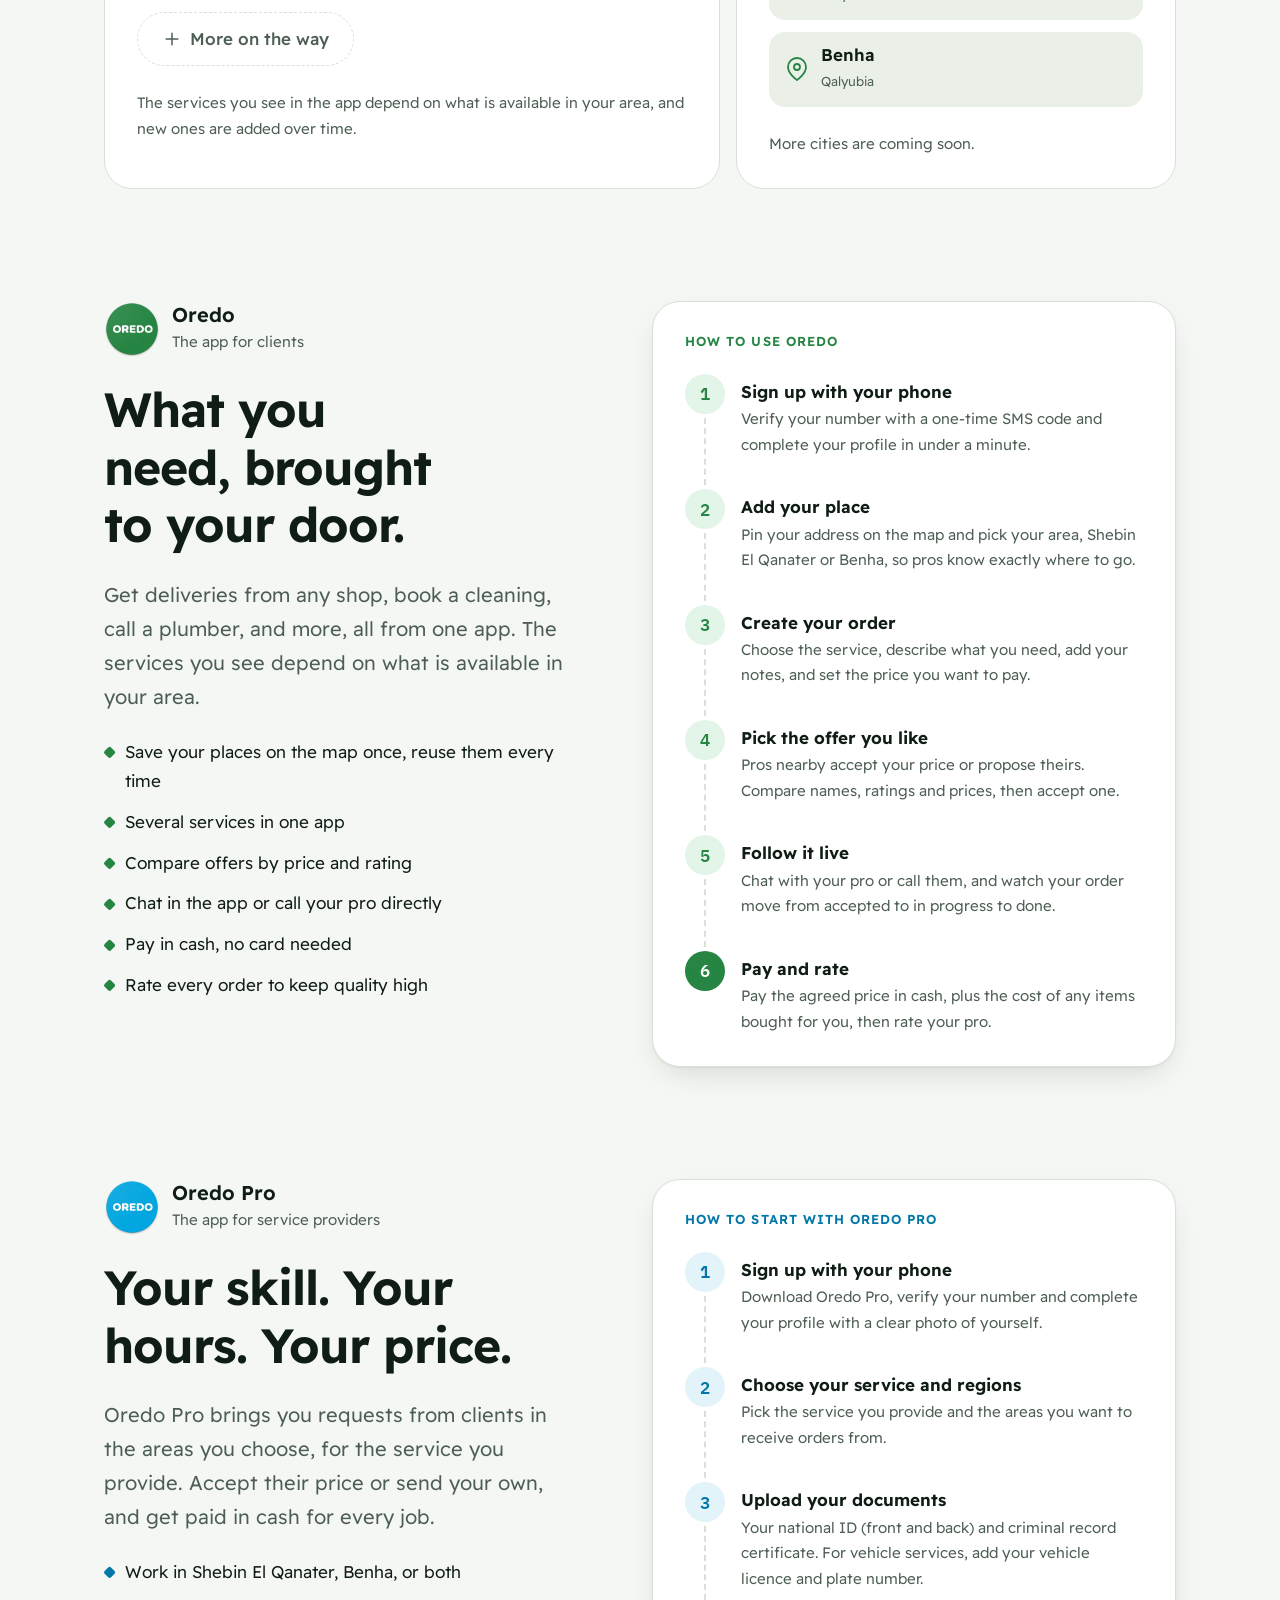
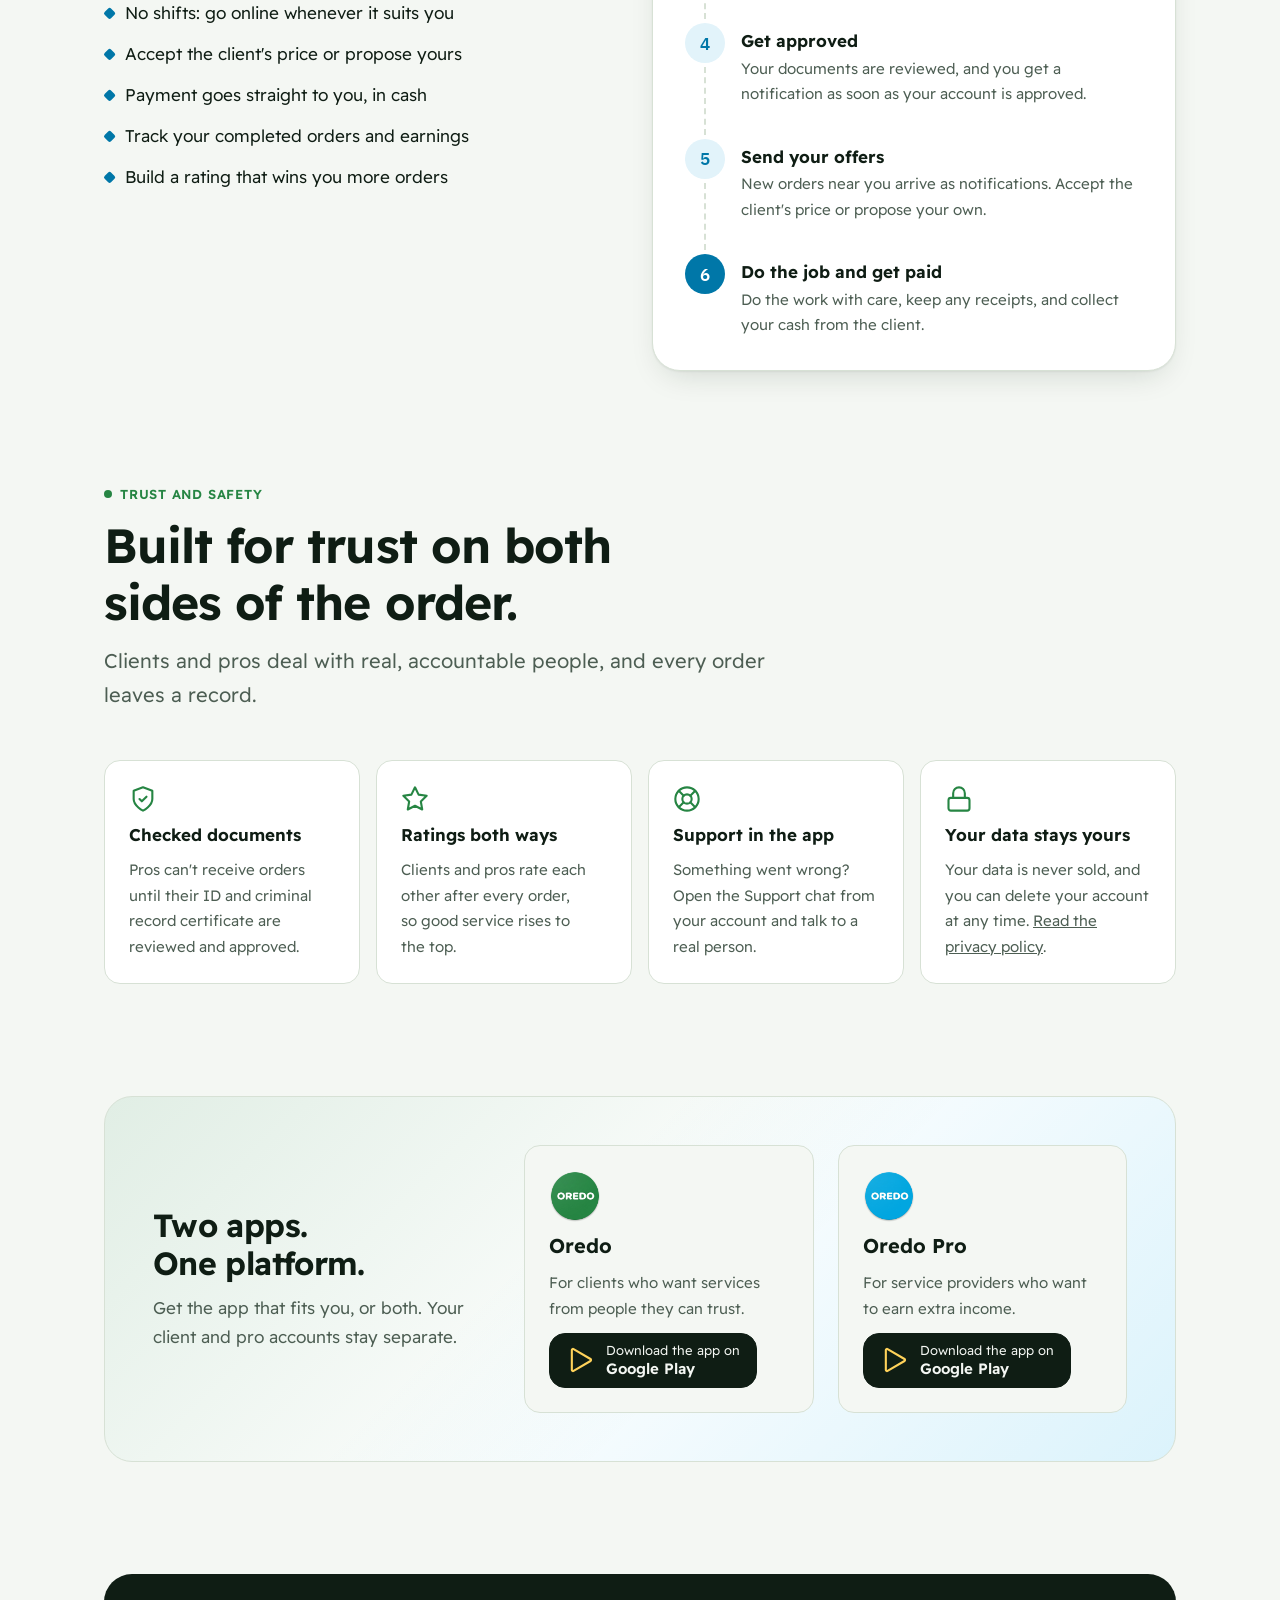
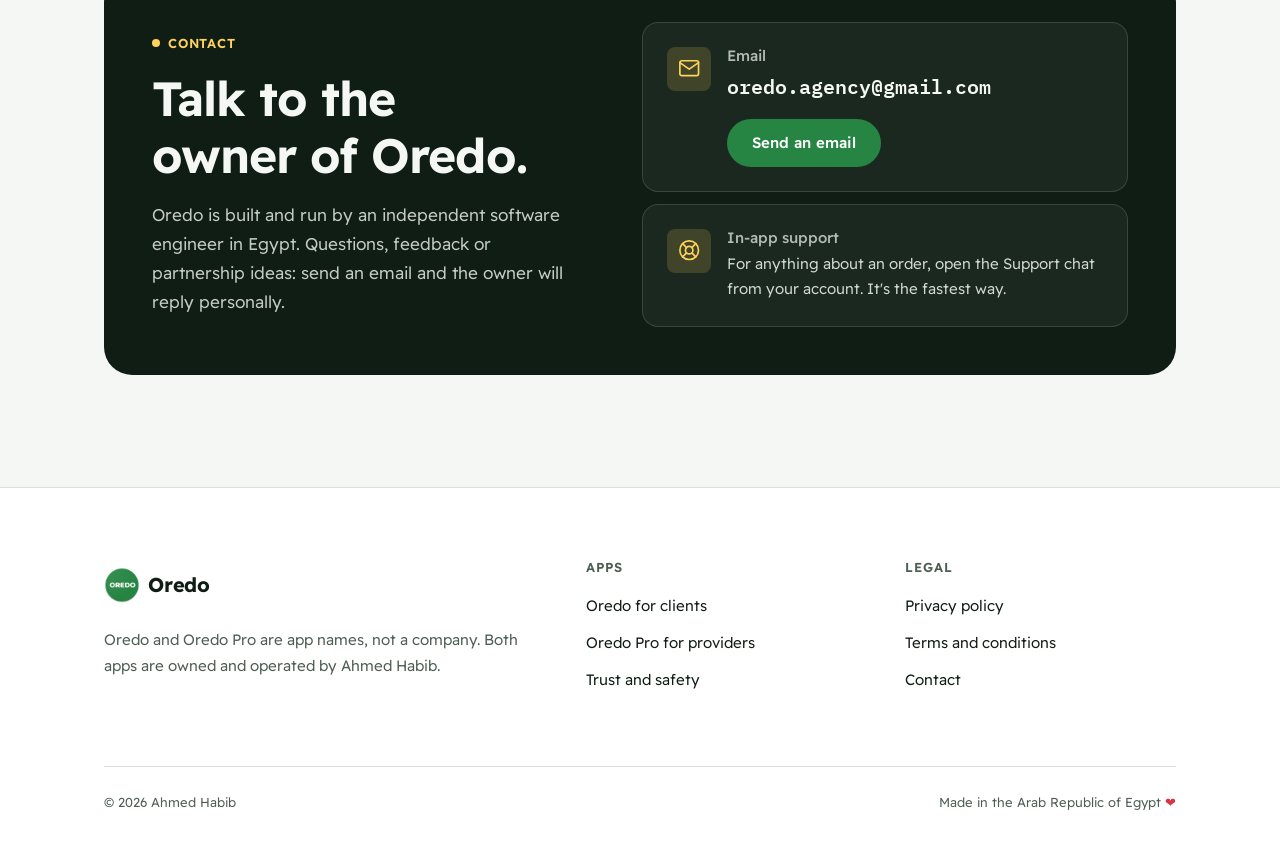
<file: en/index.html>
<!doctype html>
<html lang="en" dir="ltr">
<head>
  <meta charset="utf-8">
  <meta name="viewport" content="width=device-width, initial-scale=1">
  <title>Oredo — Name your price, get it done</title>
  <meta name="description" content="Oredo connects you with verified service providers in Shebin El Qanater and Benha: delivery, cleaning, plumbing and more. Set your price, compare offers, and follow your order live. Earn extra income with Oredo Pro.">
  <meta name="theme-color" content="#268543">
  <meta property="og:title" content="Oredo — Name your price, get it done">
  <meta property="og:description" content="Delivery, cleaning, plumbing and more from verified pros in Shebin El Qanater and Benha. Set your price and compare offers.">
  <meta property="og:image" content="../assets/images/oredo-logo.png">
  <link rel="alternate" hreflang="ar" href="../ar/index.html">
  <link rel="alternate" hreflang="en" href="index.html">
  <link rel="icon" type="image/png" href="../assets/images/oredo-logo.png">
  <link rel="preconnect" href="https://fonts.googleapis.com">
  <link rel="preconnect" href="https://fonts.gstatic.com" crossorigin>
  <link rel="stylesheet" href="https://fonts.googleapis.com/css2?family=IBM+Plex+Mono:wght@500;600&family=Readex+Pro:wght@300..700&display=swap">
  <link rel="stylesheet" href="../assets/css/tokens.css">
  <link rel="stylesheet" href="../assets/css/base.css">
  <link rel="stylesheet" href="../assets/css/layout.css">
  <link rel="stylesheet" href="../assets/css/components.css">
  <link rel="stylesheet" href="../assets/css/preloader.css">
  <link rel="stylesheet" href="../assets/css/home.css">
</head>
<body>
  <div class="preloader" aria-hidden="true">
    <div class="preloader__mark">
      <img class="preloader__logo" src="../assets/images/oredo-logo.png" alt="" width="72" height="72">
    </div>
    <span class="preloader__bar"></span>
  </div>

  <a class="skip-link" href="#main">Skip to content</a>

  <header class="site-header">
    <div class="container site-header__inner">
      <a class="brand" href="index.html">
        <img class="brand__logo" src="../assets/images/oredo-logo.png" alt="" width="36" height="36">
        <span class="brand__name">Oredo</span>
      </a>
      <nav class="site-nav" aria-label="Main">
        <a href="#services">Services</a>
        <a href="#client">For clients</a>
        <a href="#pro">For pros</a>
        <a href="#trust">Safety</a>
        <a href="#contact">Contact</a>
      </nav>
      <div class="site-header__actions">
        <a class="icon-button" href="../ar/index.html" hreflang="ar" lang="ar">العربية</a>
        <input class="theme-switch__input" type="checkbox" id="theme-switch">
        <label class="icon-button theme-switch__label" for="theme-switch" title="Switch theme">
          <span class="visually-hidden">Switch between light and dark mode</span>
          <svg class="theme-switch__icon--moon" aria-hidden="true" viewBox="0 0 24 24" fill="none" stroke="currentColor" stroke-width="1.8" stroke-linecap="round" stroke-linejoin="round"><path d="M21 12.79A9 9 0 1 1 11.21 3 7 7 0 0 0 21 12.79z"/></svg>
          <svg class="theme-switch__icon--sun" aria-hidden="true" viewBox="0 0 24 24" fill="none" stroke="currentColor" stroke-width="1.8" stroke-linecap="round" stroke-linejoin="round"><circle cx="12" cy="12" r="5"/><path d="M12 1v2M12 21v2M4.22 4.22l1.42 1.42M18.36 18.36l1.42 1.42M1 12h2M21 12h2M4.22 19.78l1.42-1.42M18.36 5.64l1.42-1.42"/></svg>
        </label>
      </div>
    </div>
  </header>

  <main id="main">
    <section class="hero" aria-labelledby="hero-title">
      <div class="container hero__grid">
        <div class="hero__copy">
          <span class="eyebrow eyebrow--client">Services at your door in Shebin El Qanater and Benha</span>
          <h1 class="hero__title" id="hero-title">Name your <span class="price-tag">price</span>. Pros nearby send offers.</h1>
          <p class="hero__lead">Oredo connects you with verified service providers in your area: delivery, cleaning, plumbing and more. Say what you need and what you want to pay, compare the offers that come in, and follow your order live until it is done.</p>
          <div class="hero__actions">
            <a class="button button--client" href="#client">
              See how Oredo works
              <svg class="icon--directional" aria-hidden="true" viewBox="0 0 24 24" fill="none" stroke="currentColor" stroke-width="1.8" stroke-linecap="round" stroke-linejoin="round"><path d="M5 12h14M13 6l6 6-6 6"/></svg>
            </a>
            <a class="button button--outline" href="#pro">Earn with Oredo Pro</a>
          </div>
        </div>

        <figure class="offer-board" aria-label="Example of an Oredo order receiving offers">
          <span class="offer-board__note" aria-hidden="true">You set the price</span>
          <div class="offer-board__header">
            <span class="offer-board__service">Delivery · Pilot</span>
            <span class="offer-board__id mono">#OR-2417</span>
          </div>
          <ul class="offer-board__items">
            <li><span>Pharmacy</span><span>2 items</span></li>
            <li><span>Bakery</span><span>Fresh bread</span></li>
            <li><span>Supermarket</span><span>5 items</span></li>
          </ul>
          <div class="offer-board__budget">
            <span class="offer-board__label">Your price</span>
            <span class="price-tag">40 EGP</span>
          </div>
          <ol class="offer-list">
            <li class="offer">
              <span class="offer__avatar" aria-hidden="true">M</span>
              <span><span class="offer__name">Mahmoud</span><span class="offer__meta">★ 4.9 · Tuk-tuk</span></span>
              <span class="offer__price">45 EGP</span>
            </li>
            <li class="offer offer--chosen">
              <span class="offer__avatar" aria-hidden="true">K</span>
              <span><span class="offer__name">Kareem</span><span class="offer__meta">★ 4.8 · Accepts your price</span></span>
              <span class="offer__price">40 EGP</span>
            </li>
            <li class="offer">
              <span class="offer__avatar" aria-hidden="true">Y</span>
              <span><span class="offer__name">Youssef</span><span class="offer__meta">★ 4.7 · Bicycle</span></span>
              <span class="offer__price">50 EGP</span>
            </li>
          </ol>
          <p class="offer-board__status"><span class="offer-board__pulse" aria-hidden="true"></span>Receiving offers from pros nearby</p>
        </figure>
      </div>
    </section>

    <section class="promises" aria-label="Why Oredo">
      <div class="container">
        <ul class="promises__list">
          <li class="promise">
            <svg aria-hidden="true" viewBox="0 0 24 24" fill="none" stroke="currentColor" stroke-width="1.8" stroke-linecap="round" stroke-linejoin="round"><path d="M20.59 13.41l-7.17 7.17a2 2 0 0 1-2.83 0L2 12V2h10l8.59 8.59a2 2 0 0 1 0 2.82z"/><path d="M7 7h.01"/></svg>
            <h3>You set the price</h3>
            <p>Start with your own number. Pros accept it or send a counter-offer, and you choose.</p>
          </li>
          <li class="promise">
            <svg aria-hidden="true" viewBox="0 0 24 24" fill="none" stroke="currentColor" stroke-width="1.8" stroke-linecap="round" stroke-linejoin="round"><path d="M12 22s8-4 8-10V5l-8-3-8 3v7c0 6 8 10 8 10z"/><path d="m9 12 2 2 4-4"/></svg>
            <h3>Verified pros only</h3>
            <p>Every pro uploads a national ID and criminal record certificate before taking a single order.</p>
          </li>
          <li class="promise">
            <svg aria-hidden="true" viewBox="0 0 24 24" fill="none" stroke="currentColor" stroke-width="1.8" stroke-linecap="round" stroke-linejoin="round"><path d="M21 11.5a8.38 8.38 0 0 1-.9 3.8 8.5 8.5 0 0 1-7.6 4.7 8.38 8.38 0 0 1-3.8-.9L3 21l1.9-5.7a8.38 8.38 0 0 1-.9-3.8 8.5 8.5 0 0 1 4.7-7.6 8.38 8.38 0 0 1 3.8-.9h.5a8.48 8.48 0 0 1 8 8v.5z"/></svg>
            <h3>Never left guessing</h3>
            <p>Chat with or call your pro, and follow every step from the first offer until the job is done.</p>
          </li>
        </ul>
      </div>
    </section>

    <section class="coverage" id="services" aria-labelledby="services-title">
      <div class="container">
        <div class="section-heading">
          <span class="eyebrow eyebrow--client">Services and areas</span>
          <h2 id="services-title">More than one service. Close to home.</h2>
          <p>Oredo brings several services into one app, from verified people in your own city.</p>
        </div>
        <div class="coverage__grid">
          <div class="coverage-panel">
            <h3 class="coverage-panel__title">Services</h3>
            <ul class="service-chips">
              <li class="service-chip"><svg aria-hidden="true" viewBox="0 0 24 24" fill="none" stroke="currentColor" stroke-width="1.8" stroke-linecap="round" stroke-linejoin="round"><path d="M16.5 9.4 7.55 4.24"/><path d="M21 16V8a2 2 0 0 0-1-1.73l-7-4a2 2 0 0 0-2 0l-7 4A2 2 0 0 0 3 8v8a2 2 0 0 0 1 1.73l7 4a2 2 0 0 0 2 0l7-4A2 2 0 0 0 21 16z"/><path d="M3.27 6.96 12 12.01l8.73-5.05M12 22.08V12"/></svg>Delivery</li>
              <li class="service-chip"><svg aria-hidden="true" viewBox="0 0 24 24" fill="none" stroke="currentColor" stroke-width="1.8" stroke-linecap="round" stroke-linejoin="round"><path d="M12 3l1.9 5.1L19 10l-5.1 1.9L12 17l-1.9-5.1L5 10l5.1-1.9z"/><path d="M19 15v4M17 17h4"/></svg>Cleaning</li>
              <li class="service-chip"><svg aria-hidden="true" viewBox="0 0 24 24" fill="none" stroke="currentColor" stroke-width="1.8" stroke-linecap="round" stroke-linejoin="round"><path d="M14.7 6.3a1 1 0 0 0 0 1.4l1.6 1.6a1 1 0 0 0 1.4 0l3.77-3.77a6 6 0 0 1-7.94 7.94l-6.91 6.91a2.12 2.12 0 0 1-3-3l6.91-6.91a6 6 0 0 1 7.94-7.94l-3.76 3.76z"/></svg>Plumbing</li>
              <li class="service-chip service-chip--more"><svg aria-hidden="true" viewBox="0 0 24 24" fill="none" stroke="currentColor" stroke-width="1.8" stroke-linecap="round" stroke-linejoin="round"><path d="M12 5v14M5 12h14"/></svg>More on the way</li>
            </ul>
            <p class="coverage-panel__note">The services you see in the app depend on what is available in your area, and new ones are added over time.</p>
          </div>
          <div class="coverage-panel">
            <h3 class="coverage-panel__title">Available now in</h3>
            <ul class="city-list">
              <li class="city"><svg aria-hidden="true" viewBox="0 0 24 24" fill="none" stroke="currentColor" stroke-width="1.8" stroke-linecap="round" stroke-linejoin="round"><path d="M21 10c0 7-9 13-9 13s-9-6-9-13a9 9 0 0 1 18 0z"/><circle cx="12" cy="10" r="3"/></svg><span><strong>Shebin El Qanater</strong><span class="city__region">Qalyubia</span></span></li>
              <li class="city"><svg aria-hidden="true" viewBox="0 0 24 24" fill="none" stroke="currentColor" stroke-width="1.8" stroke-linecap="round" stroke-linejoin="round"><path d="M21 10c0 7-9 13-9 13s-9-6-9-13a9 9 0 0 1 18 0z"/><circle cx="12" cy="10" r="3"/></svg><span><strong>Benha</strong><span class="city__region">Qalyubia</span></span></li>
            </ul>
            <p class="coverage-panel__note">More cities are coming soon.</p>
          </div>
        </div>
      </div>
    </section>

    <section class="app-section app-section--client" id="client" aria-labelledby="client-title">
      <div class="container app-section__grid">
        <div class="app-section__intro">
          <div class="app-section__identity">
            <img src="../assets/images/oredo-logo.png" alt="" width="56" height="56">
            <div>
              <strong>Oredo</strong>
              <span>The app for clients</span>
            </div>
          </div>
          <h2 id="client-title">What you need, brought to your door.</h2>
          <p>Get deliveries from any shop, book a cleaning, call a plumber, and more, all from one app. The services you see depend on what is available in your area.</p>
          <ul class="feature-list">
            <li>Save your places on the map once, reuse them every time</li>
            <li>Several services in one app</li>
            <li>Compare offers by price and rating</li>
            <li>Chat in the app or call your pro directly</li>
            <li>Pay in cash, no card needed</li>
            <li>Rate every order to keep quality high</li>
          </ul>
        </div>

        <div class="steps">
          <h3 class="steps__title" id="client-steps-title">How to use Oredo</h3>
          <ol class="steps__list" aria-labelledby="client-steps-title">
            <li class="step">
              <div>
                <h4>Sign up with your phone</h4>
                <p>Verify your number with a one-time SMS code and complete your profile in under a minute.</p>
              </div>
            </li>
            <li class="step">
              <div>
                <h4>Add your place</h4>
                <p>Pin your address on the map and pick your area, Shebin El Qanater or Benha, so pros know exactly where to go.</p>
              </div>
            </li>
            <li class="step">
              <div>
                <h4>Create your order</h4>
                <p>Choose the service, describe what you need, add your notes, and set the price you want to pay.</p>
              </div>
            </li>
            <li class="step">
              <div>
                <h4>Pick the offer you like</h4>
                <p>Pros nearby accept your price or propose theirs. Compare names, ratings and prices, then accept one.</p>
              </div>
            </li>
            <li class="step">
              <div>
                <h4>Follow it live</h4>
                <p>Chat with your pro or call them, and watch your order move from accepted to in progress to done.</p>
              </div>
            </li>
            <li class="step">
              <div>
                <h4>Pay and rate</h4>
                <p>Pay the agreed price in cash, plus the cost of any items bought for you, then rate your pro.</p>
              </div>
            </li>
          </ol>
        </div>
      </div>
    </section>

    <section class="app-section app-section--pro" id="pro" aria-labelledby="pro-title">
      <div class="container app-section__grid">
        <div class="app-section__intro">
          <div class="app-section__identity">
            <img src="../assets/images/oredo-pro-logo.png" alt="" width="56" height="56">
            <div>
              <strong>Oredo Pro</strong>
              <span>The app for service providers</span>
            </div>
          </div>
          <h2 id="pro-title">Your skill. Your hours. Your price.</h2>
          <p>Oredo Pro brings you requests from clients in the areas you choose, for the service you provide. Accept their price or send your own, and get paid in cash for every job.</p>
          <ul class="feature-list">
            <li>Work in Shebin El Qanater, Benha, or both</li>
            <li>No shifts: go online whenever it suits you</li>
            <li>Accept the client's price or propose yours</li>
            <li>Payment goes straight to you, in cash</li>
            <li>Track your completed orders and earnings</li>
            <li>Build a rating that wins you more orders</li>
          </ul>
        </div>

        <div class="steps">
          <h3 class="steps__title" id="pro-steps-title">How to start with Oredo Pro</h3>
          <ol class="steps__list" aria-labelledby="pro-steps-title">
            <li class="step">
              <div>
                <h4>Sign up with your phone</h4>
                <p>Download Oredo Pro, verify your number and complete your profile with a clear photo of yourself.</p>
              </div>
            </li>
            <li class="step">
              <div>
                <h4>Choose your service and regions</h4>
                <p>Pick the service you provide and the areas you want to receive orders from.</p>
              </div>
            </li>
            <li class="step">
              <div>
                <h4>Upload your documents</h4>
                <p>Your national ID (front and back) and criminal record certificate. For vehicle services, add your vehicle licence and plate number.</p>
              </div>
            </li>
            <li class="step">
              <div>
                <h4>Get approved</h4>
                <p>Your documents are reviewed, and you get a notification as soon as your account is approved.</p>
              </div>
            </li>
            <li class="step">
              <div>
                <h4>Send your offers</h4>
                <p>New orders near you arrive as notifications. Accept the client's price or propose your own.</p>
              </div>
            </li>
            <li class="step">
              <div>
                <h4>Do the job and get paid</h4>
                <p>Do the work with care, keep any receipts, and collect your cash from the client.</p>
              </div>
            </li>
          </ol>
        </div>
      </div>
    </section>

    <section class="trust" id="trust" aria-labelledby="trust-title">
      <div class="container">
        <div class="section-heading">
          <span class="eyebrow eyebrow--client">Trust and safety</span>
          <h2 id="trust-title">Built for trust on both sides of the order.</h2>
          <p>Clients and pros deal with real, accountable people, and every order leaves a record.</p>
        </div>
        <ul class="trust__grid">
          <li class="trust-card">
            <svg aria-hidden="true" viewBox="0 0 24 24" fill="none" stroke="currentColor" stroke-width="1.8" stroke-linecap="round" stroke-linejoin="round"><path d="M12 22s8-4 8-10V5l-8-3-8 3v7c0 6 8 10 8 10z"/><path d="m9 12 2 2 4-4"/></svg>
            <h3>Checked documents</h3>
            <p>Pros can't receive orders until their ID and criminal record certificate are reviewed and approved.</p>
          </li>
          <li class="trust-card">
            <svg aria-hidden="true" viewBox="0 0 24 24" fill="none" stroke="currentColor" stroke-width="1.8" stroke-linecap="round" stroke-linejoin="round"><path d="M12 2l3.09 6.26L22 9.27l-5 4.87 1.18 6.88L12 17.77l-6.18 3.25L7 14.14 2 9.27l6.91-1.01L12 2z"/></svg>
            <h3>Ratings both ways</h3>
            <p>Clients and pros rate each other after every order, so good service rises to the top.</p>
          </li>
          <li class="trust-card">
            <svg aria-hidden="true" viewBox="0 0 24 24" fill="none" stroke="currentColor" stroke-width="1.8" stroke-linecap="round" stroke-linejoin="round"><circle cx="12" cy="12" r="10"/><circle cx="12" cy="12" r="4"/><path d="m4.93 4.93 4.24 4.24M14.83 14.83l4.24 4.24M14.83 9.17l4.24-4.24M4.93 19.07l4.24-4.24"/></svg>
            <h3>Support in the app</h3>
            <p>Something went wrong? Open the Support chat from your account and talk to a real person.</p>
          </li>
          <li class="trust-card">
            <svg aria-hidden="true" viewBox="0 0 24 24" fill="none" stroke="currentColor" stroke-width="1.8" stroke-linecap="round" stroke-linejoin="round"><rect x="3" y="11" width="18" height="11" rx="2"/><path d="M7 11V7a5 5 0 0 1 10 0v4"/></svg>
            <h3>Your data stays yours</h3>
            <p>Your data is never sold, and you can delete your account at any time. <a href="privacy.html">Read the privacy policy</a>.</p>
          </li>
        </ul>
      </div>
    </section>

    <section class="download" id="download" aria-labelledby="download-title">
      <div class="container">
        <div class="download__panel">
          <div class="download__copy">
            <h2 id="download-title">Two apps. One platform.</h2>
            <p>Get the app that fits you, or both. Your client and pro accounts stay separate.</p>
          </div>
          <article class="app-card">
            <img src="../assets/images/oredo-logo.png" alt="" width="52" height="52">
            <h3>Oredo</h3>
            <p>For clients who want services from people they can trust.</p>
            <a class="store-badge" href="https://play.google.com/store/apps/details?id=com.oredo.app.client" target="_blank" rel="noopener" aria-label="Download Oredo on Google Play">
              <svg aria-hidden="true" viewBox="0 0 24 24" fill="none" stroke="currentColor" stroke-width="1.8" stroke-linecap="round" stroke-linejoin="round"><path d="M5 3.5v17a1 1 0 0 0 1.5.86l14.5-8.5a1 1 0 0 0 0-1.72L6.5 2.64A1 1 0 0 0 5 3.5z"/></svg>
              <span>Download the app on<strong>Google Play</strong></span>
            </a>
          </article>
          <article class="app-card">
            <img src="../assets/images/oredo-pro-logo.png" alt="" width="52" height="52">
            <h3>Oredo Pro</h3>
            <p>For service providers who want to earn extra income.</p>
            <a class="store-badge" href="https://play.google.com/store/apps/details?id=com.oredo.app.pro" target="_blank" rel="noopener" aria-label="Download Oredo Pro on Google Play">
              <svg aria-hidden="true" viewBox="0 0 24 24" fill="none" stroke="currentColor" stroke-width="1.8" stroke-linecap="round" stroke-linejoin="round"><path d="M5 3.5v17a1 1 0 0 0 1.5.86l14.5-8.5a1 1 0 0 0 0-1.72L6.5 2.64A1 1 0 0 0 5 3.5z"/></svg>
              <span>Download the app on<strong>Google Play</strong></span>
            </a>
          </article>
        </div>
      </div>
    </section>

    <section class="contact" id="contact" aria-labelledby="contact-title">
      <div class="container">
        <div class="contact__card">
          <div class="contact__copy">
            <span class="eyebrow">Contact</span>
            <h2 id="contact-title">Talk to the owner of Oredo.</h2>
            <p>Oredo is built and run by an independent software engineer in Egypt. Questions, feedback or partnership ideas: send an email and the owner will reply personally.</p>
          </div>
          <ul class="contact__channels">
            <li class="contact-channel">
              <span class="contact-channel__icon"><svg aria-hidden="true" viewBox="0 0 24 24" fill="none" stroke="currentColor" stroke-width="1.8" stroke-linecap="round" stroke-linejoin="round"><rect x="2" y="4" width="20" height="16" rx="2"/><path d="m22 6-10 7L2 6"/></svg></span>
              <div class="contact-channel__body">
                <h3>Email</h3>
                <p class="contact-channel__value mono">oredo.agency@gmail.com</p>
              </div>
              <a class="button button--client contact-channel__action" href="mailto:oredo.agency@gmail.com">Send an email</a>
            </li>
            <li class="contact-channel">
              <span class="contact-channel__icon"><svg aria-hidden="true" viewBox="0 0 24 24" fill="none" stroke="currentColor" stroke-width="1.8" stroke-linecap="round" stroke-linejoin="round"><circle cx="12" cy="12" r="10"/><circle cx="12" cy="12" r="4"/><path d="m4.93 4.93 4.24 4.24M14.83 14.83l4.24 4.24M14.83 9.17l4.24-4.24M4.93 19.07l4.24-4.24"/></svg></span>
              <div class="contact-channel__body">
                <h3>In-app support</h3>
                <p>For anything about an order, open the Support chat from your account. It&#39;s the fastest way.</p>
              </div>
            </li>
          </ul>
        </div>
      </div>
    </section>
  </main>

  <footer class="site-footer">
    <div class="container">
      <div class="site-footer__grid">
        <div class="site-footer__about">
          <a class="brand" href="index.html">
            <img class="brand__logo" src="../assets/images/oredo-logo.png" alt="" width="36" height="36">
            <span>Oredo</span>
          </a>
          <p>Oredo and Oredo Pro are app names, not a company. Both apps are owned and operated by Ahmed Habib.</p>
        </div>
        <div>
          <h2 class="site-footer__title">Apps</h2>
          <ul class="site-footer__links">
            <li><a href="#client">Oredo for clients</a></li>
            <li><a href="#pro">Oredo Pro for providers</a></li>
            <li><a href="#trust">Trust and safety</a></li>
          </ul>
        </div>
        <div>
          <h2 class="site-footer__title">Legal</h2>
          <ul class="site-footer__links">
            <li><a href="privacy.html">Privacy policy</a></li>
            <li><a href="terms.html">Terms and conditions</a></li>
            <li><a href="#contact">Contact</a></li>
          </ul>
        </div>
      </div>
      <div class="site-footer__bottom">
        <span>© 2026 Ahmed Habib</span>
        <span>Made in the Arab Republic of Egypt <span class="site-footer__heart" aria-hidden="true">❤</span></span>
      </div>
    </div>
  </footer>
  <script>addEventListener("load", () => document.documentElement.classList.add("is-loaded"));</script>
</body>
</html>
</file>
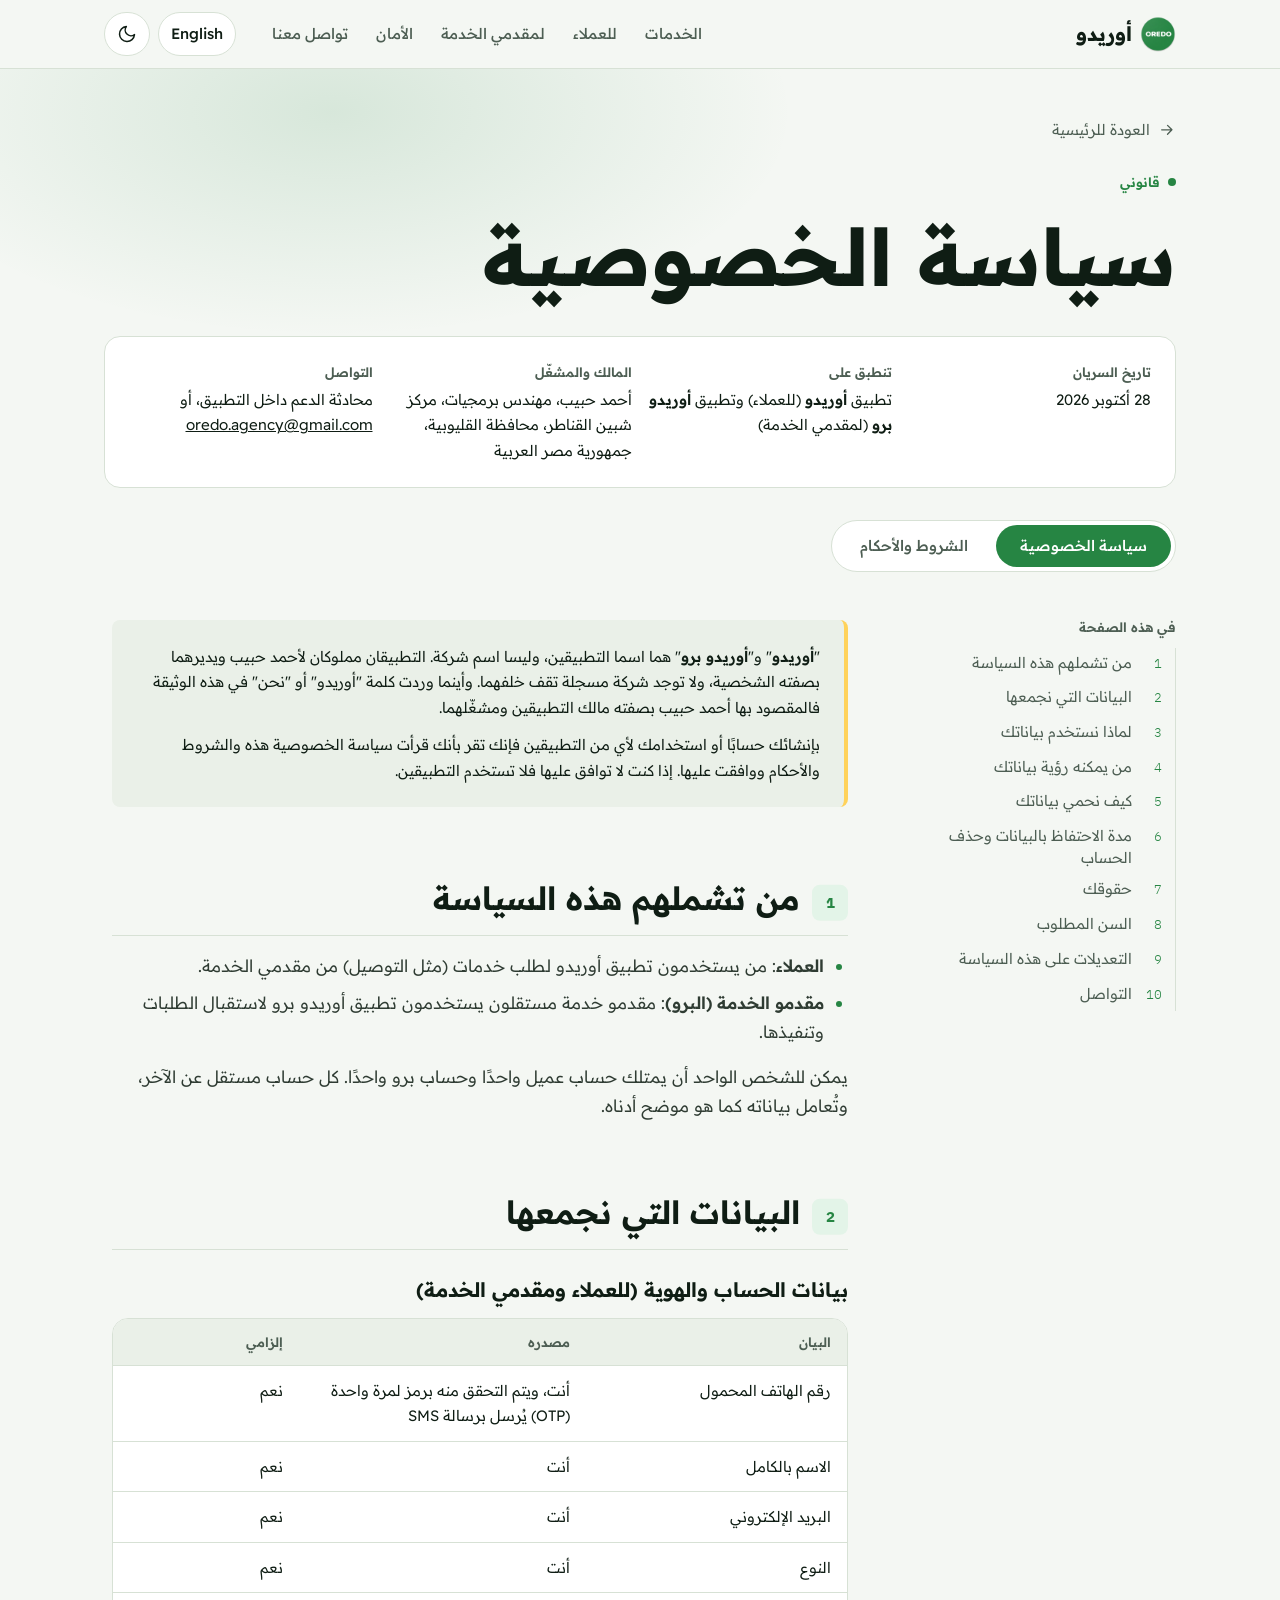
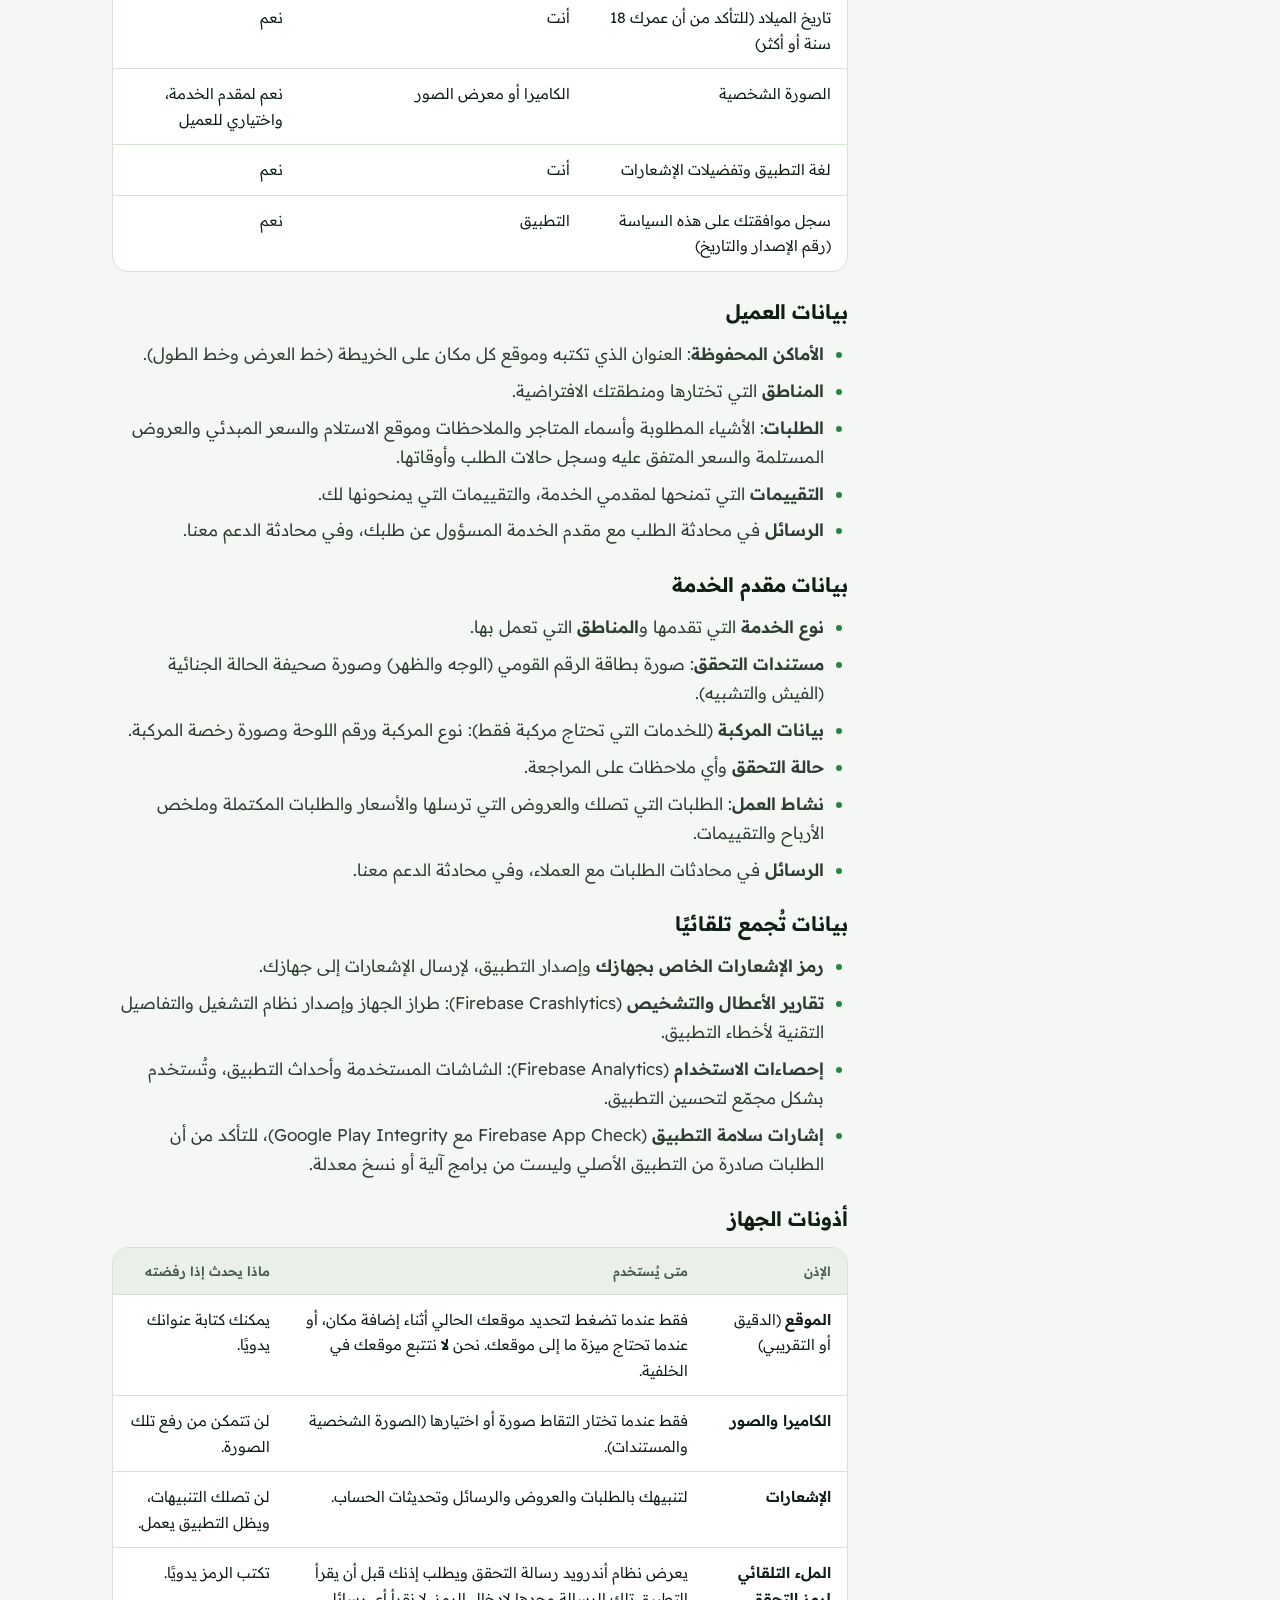
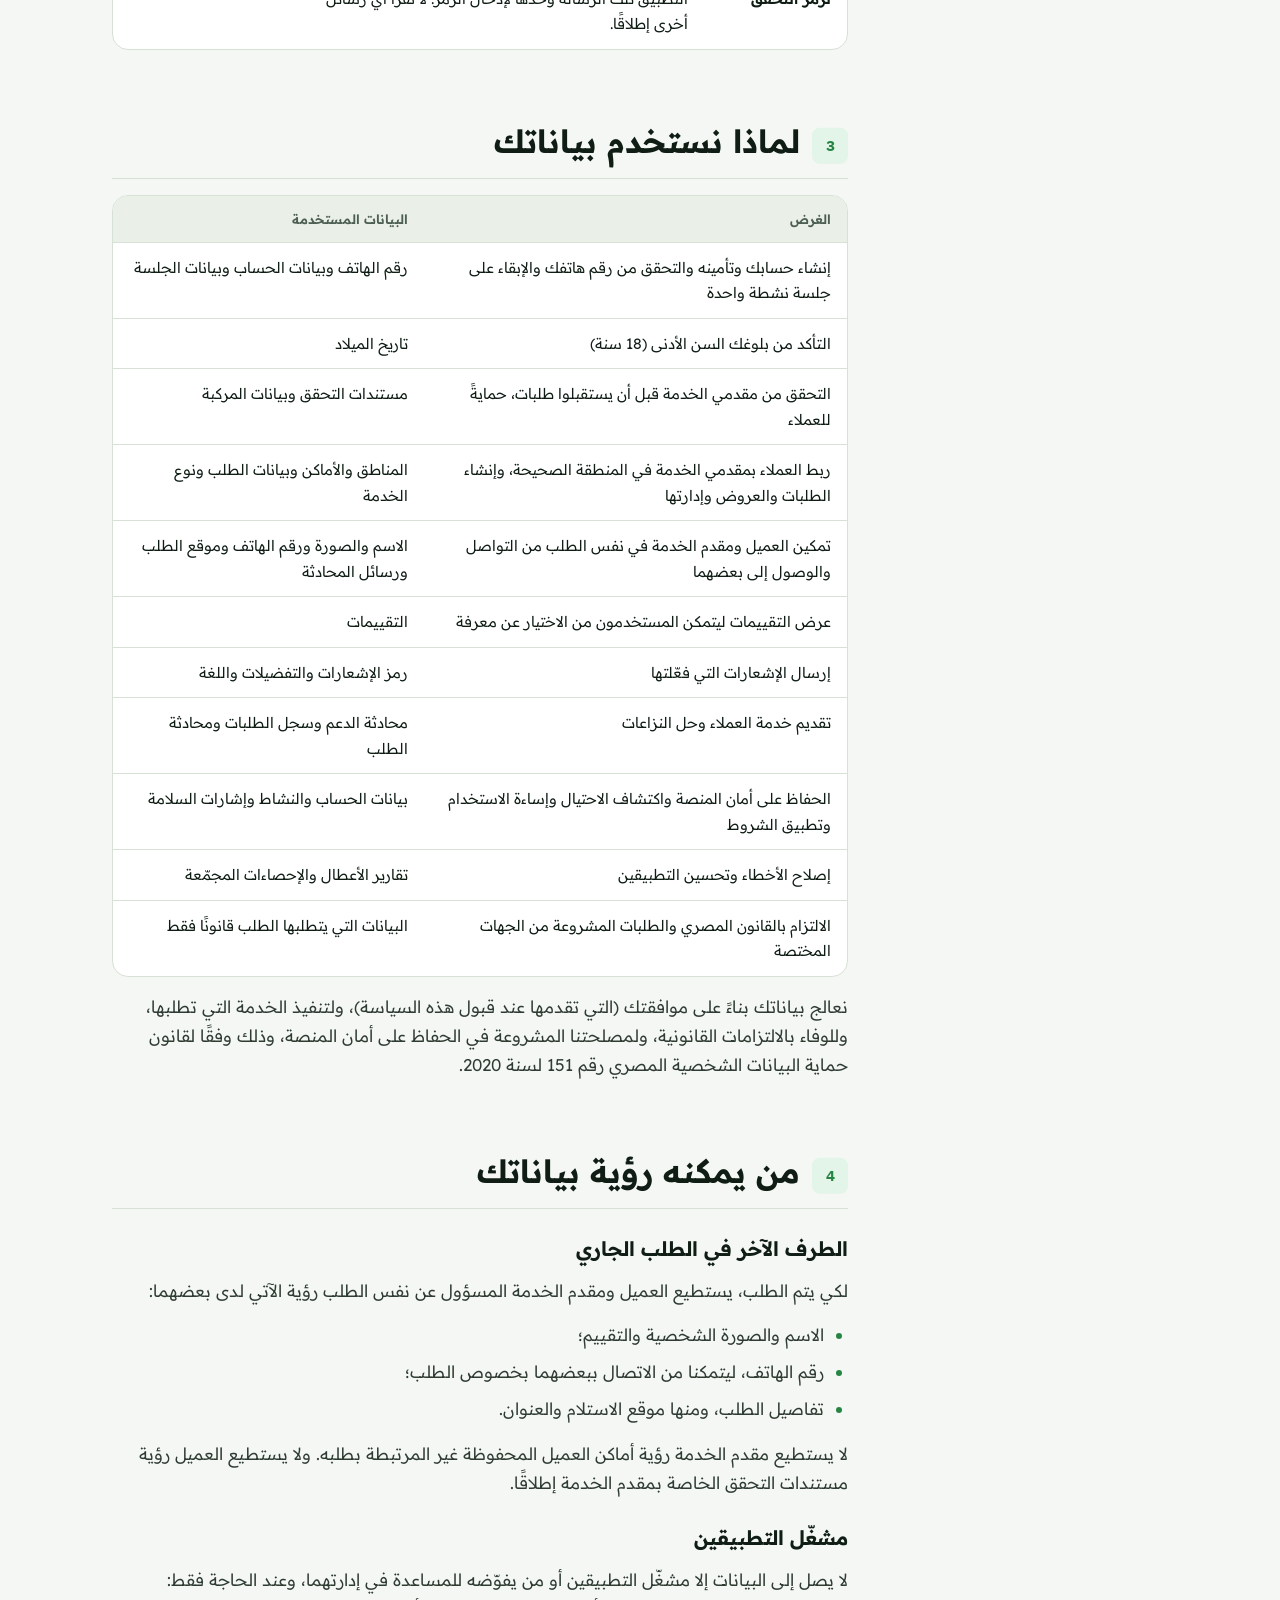
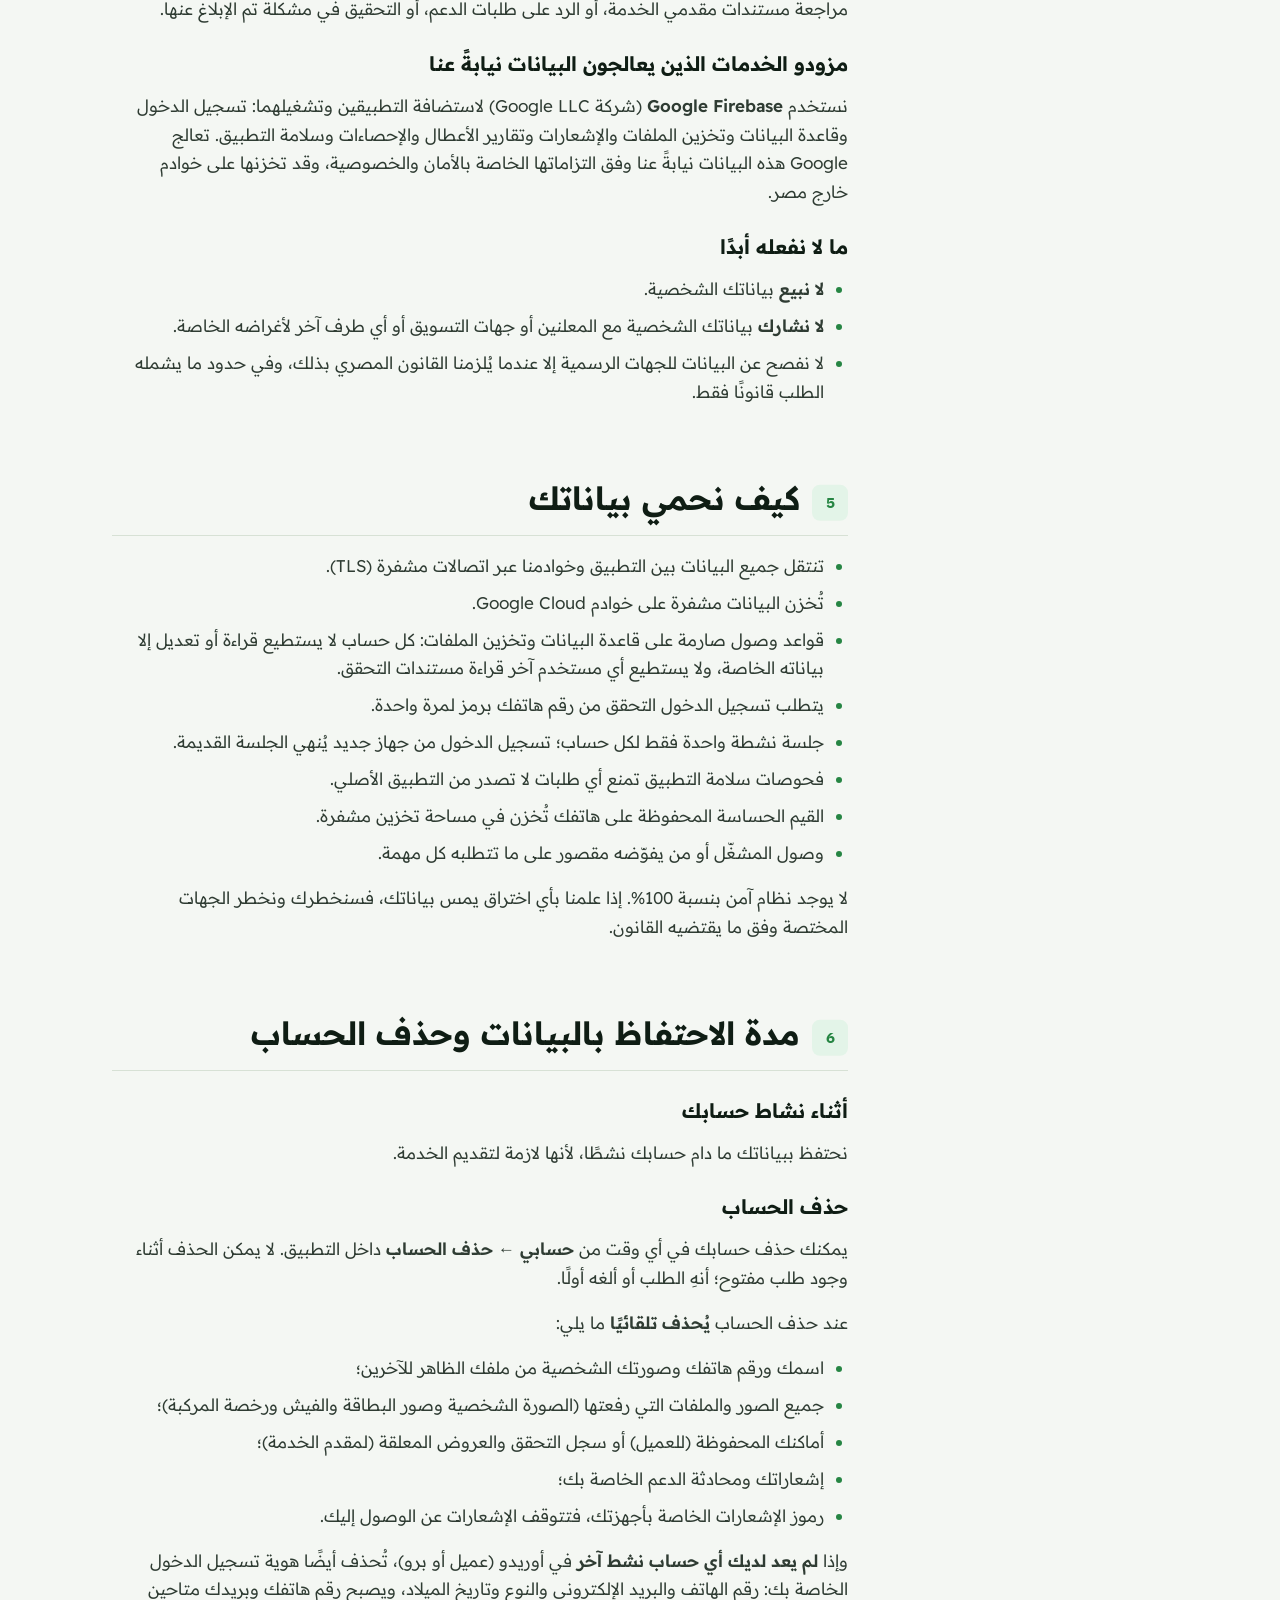
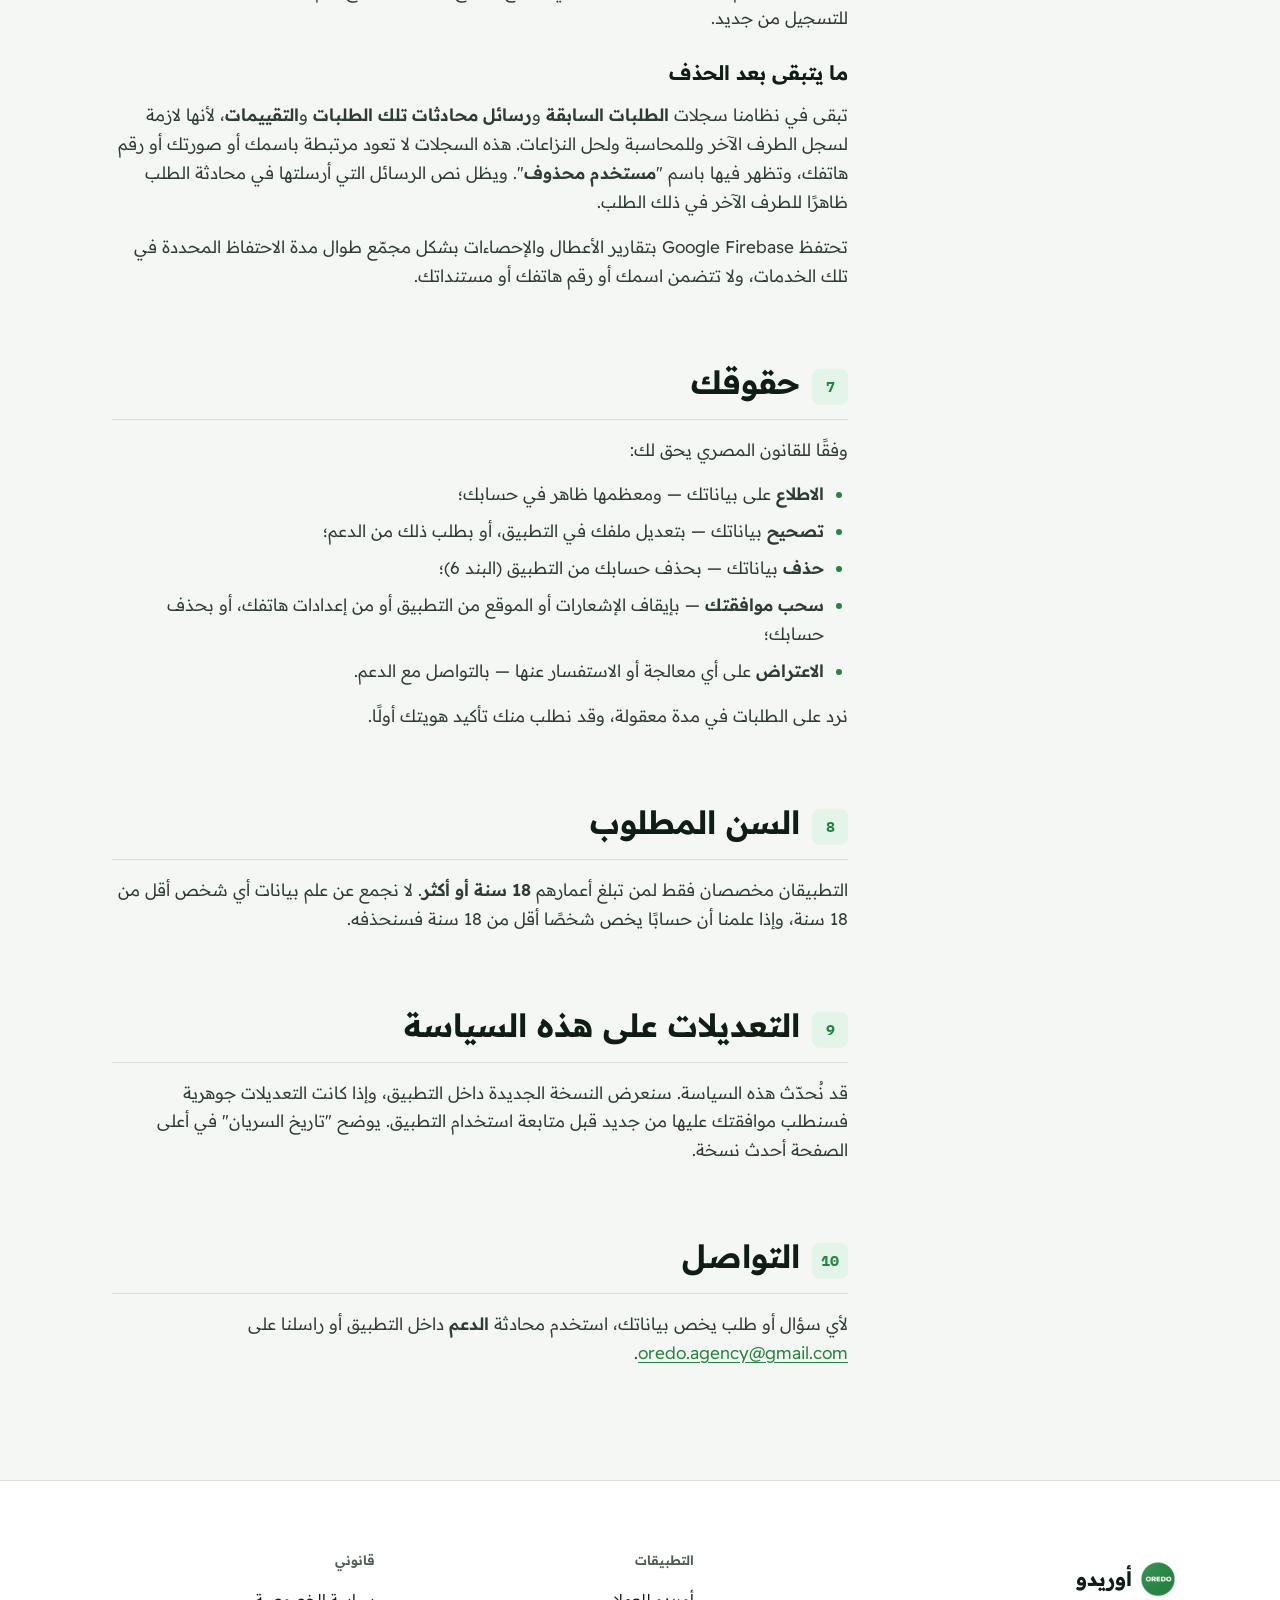
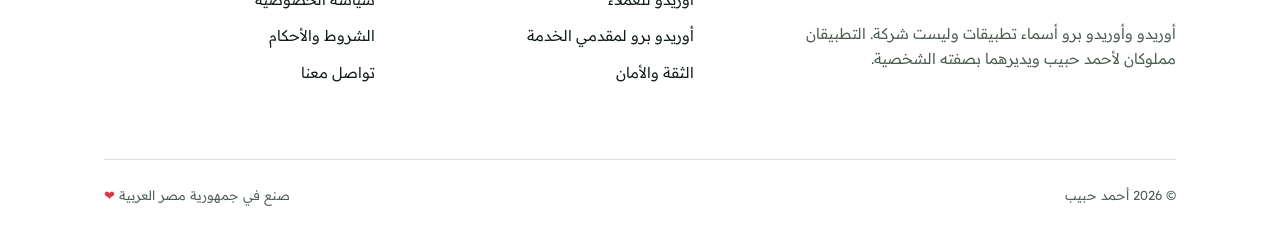
<file: ar/privacy.html>
<!doctype html>
<html lang="ar" dir="rtl">
<head>
  <meta charset="utf-8">
  <meta name="viewport" content="width=device-width, initial-scale=1">
  <title>سياسة الخصوصية — أوريدو</title>
  <meta name="description" content="كيف يجمع تطبيقا أوريدو وأوريدو برو بياناتك الشخصية ويستخدمانها ويحميانها ويحذفانها.">
  <meta name="theme-color" content="#268543">
  <link rel="alternate" hreflang="en" href="../en/privacy.html">
  <link rel="icon" type="image/png" href="../assets/images/oredo-logo.png">
  <link rel="preconnect" href="https://fonts.googleapis.com">
  <link rel="preconnect" href="https://fonts.gstatic.com" crossorigin>
  <link rel="stylesheet" href="https://fonts.googleapis.com/css2?family=IBM+Plex+Mono:wght@500;600&family=Readex+Pro:wght@300..700&display=swap">
  <link rel="stylesheet" href="../assets/css/tokens.css">
  <link rel="stylesheet" href="../assets/css/base.css">
  <link rel="stylesheet" href="../assets/css/layout.css">
  <link rel="stylesheet" href="../assets/css/components.css">
  <link rel="stylesheet" href="../assets/css/preloader.css">
  <link rel="stylesheet" href="../assets/css/legal.css">
</head>
<body>
  <div class="preloader" aria-hidden="true">
    <div class="preloader__mark">
      <img class="preloader__logo" src="../assets/images/oredo-logo.png" alt="" width="72" height="72">
    </div>
    <span class="preloader__bar"></span>
  </div>

  <a class="skip-link" href="#main">انتقل إلى المحتوى</a>

  <header class="site-header">
    <div class="container site-header__inner">
      <a class="brand" href="index.html">
        <img class="brand__logo" src="../assets/images/oredo-logo.png" alt="" width="36" height="36">
        <span class="brand__name">أوريدو</span>
      </a>
      <nav class="site-nav" aria-label="القائمة الرئيسية">
        <a href="index.html#services">الخدمات</a>
        <a href="index.html#client">للعملاء</a>
        <a href="index.html#pro">لمقدمي الخدمة</a>
        <a href="index.html#trust">الأمان</a>
        <a href="index.html#contact">تواصل معنا</a>
      </nav>
      <div class="site-header__actions">
        <a class="icon-button" href="../en/privacy.html" hreflang="en" lang="en">English</a>
        <input class="theme-switch__input" type="checkbox" id="theme-switch">
        <label class="icon-button theme-switch__label" for="theme-switch" title="تغيير المظهر">
          <span class="visually-hidden">التبديل بين الوضع الفاتح والداكن</span>
          <svg class="theme-switch__icon--moon" aria-hidden="true" viewBox="0 0 24 24" fill="none" stroke="currentColor" stroke-width="1.8" stroke-linecap="round" stroke-linejoin="round"><path d="M21 12.79A9 9 0 1 1 11.21 3 7 7 0 0 0 21 12.79z"/></svg>
          <svg class="theme-switch__icon--sun" aria-hidden="true" viewBox="0 0 24 24" fill="none" stroke="currentColor" stroke-width="1.8" stroke-linecap="round" stroke-linejoin="round"><circle cx="12" cy="12" r="5"/><path d="M12 1v2M12 21v2M4.22 4.22l1.42 1.42M18.36 18.36l1.42 1.42M1 12h2M21 12h2M4.22 19.78l1.42-1.42M18.36 5.64l1.42-1.42"/></svg>
        </label>
      </div>
    </div>
  </header>

  <main id="main">
    <section class="legal-hero" aria-labelledby="page-title">
      <div class="container">
        <a class="legal-hero__back" href="index.html">
          <svg aria-hidden="true" viewBox="0 0 24 24" fill="none" stroke="currentColor" stroke-width="1.8" stroke-linecap="round" stroke-linejoin="round"><path d="M5 12h14M13 6l6 6-6 6"/></svg>
          العودة للرئيسية
        </a>
        <span class="eyebrow eyebrow--client">قانوني</span>
        <h1 class="legal-hero__title" id="page-title">سياسة الخصوصية</h1>
        <dl class="legal-meta">
          <div>
            <dt>تاريخ السريان</dt>
            <dd>28 أكتوبر 2026</dd>
          </div>
          <div>
            <dt>تنطبق على</dt>
            <dd>تطبيق <strong>أوريدو</strong> (للعملاء) وتطبيق <strong>أوريدو برو</strong> (لمقدمي الخدمة)</dd>
          </div>
          <div>
            <dt>المالك والمشغّل</dt>
            <dd>أحمد حبيب، مهندس برمجيات، مركز شبين القناطر، محافظة القليوبية، جمهورية مصر العربية</dd>
          </div>
          <div>
            <dt>التواصل</dt>
            <dd>محادثة الدعم داخل التطبيق، أو <a href="mailto:oredo.agency@gmail.com" dir="ltr">oredo.agency@gmail.com</a></dd>
          </div>
        </dl>
      </div>
    </section>

    <div class="container">
      <nav class="legal-tabs" aria-label="الوثائق القانونية">
        <a class="legal-tabs__link" href="privacy.html" aria-current="page">سياسة الخصوصية</a>
        <a class="legal-tabs__link" href="terms.html">الشروط والأحكام</a>
      </nav>
    </div>

    <div class="container legal-layout">
      <aside class="legal-toc" aria-labelledby="toc-title">
        <h2 class="legal-toc__title" id="toc-title">في هذه الصفحة</h2>
        <ol class="legal-toc__list">
            <li><a href="#section-1"><span class="mono">1</span>من تشملهم هذه السياسة</a></li>
            <li><a href="#section-2"><span class="mono">2</span>البيانات التي نجمعها</a></li>
            <li><a href="#section-3"><span class="mono">3</span>لماذا نستخدم بياناتك</a></li>
            <li><a href="#section-4"><span class="mono">4</span>من يمكنه رؤية بياناتك</a></li>
            <li><a href="#section-5"><span class="mono">5</span>كيف نحمي بياناتك</a></li>
            <li><a href="#section-6"><span class="mono">6</span>مدة الاحتفاظ بالبيانات وحذف الحساب</a></li>
            <li><a href="#section-7"><span class="mono">7</span>حقوقك</a></li>
            <li><a href="#section-8"><span class="mono">8</span>السن المطلوب</a></li>
            <li><a href="#section-9"><span class="mono">9</span>التعديلات على هذه السياسة</a></li>
            <li><a href="#section-10"><span class="mono">10</span>التواصل</a></li>
        </ol>
      </aside>

      <article class="legal-content">
        <div class="legal-notice">
          <p>"<strong>أوريدو</strong>" و"<strong>أوريدو برو</strong>" هما اسما التطبيقين، وليسا اسم شركة. التطبيقان مملوكان لأحمد حبيب ويديرهما بصفته الشخصية، ولا توجد شركة مسجلة تقف خلفهما. وأينما وردت كلمة "أوريدو" أو "نحن" في هذه الوثيقة فالمقصود بها أحمد حبيب بصفته مالك التطبيقين ومشغّلهما.</p>
          <p>بإنشائك حسابًا أو استخدامك لأي من التطبيقين فإنك تقر بأنك قرأت سياسة الخصوصية هذه والشروط والأحكام ووافقت عليها. إذا كنت لا توافق عليها فلا تستخدم التطبيقين.</p>
        </div>

        <section class="legal-section" id="section-1" aria-labelledby="section-1-title">
          <h2 id="section-1-title"><span class="legal-section__number mono">1</span>من تشملهم هذه السياسة</h2>
          <ul>
            <li><strong>العملاء</strong>: من يستخدمون تطبيق أوريدو لطلب خدمات (مثل التوصيل) من مقدمي الخدمة.</li>
            <li><strong>مقدمو الخدمة (البرو)</strong>: مقدمو خدمة مستقلون يستخدمون تطبيق أوريدو برو لاستقبال الطلبات وتنفيذها.</li>
          </ul>
          <p>يمكن للشخص الواحد أن يمتلك حساب عميل واحدًا وحساب برو واحدًا. كل حساب مستقل عن الآخر، وتُعامل بياناته كما هو موضح أدناه.</p>
        </section>

        <section class="legal-section" id="section-2" aria-labelledby="section-2-title">
          <h2 id="section-2-title"><span class="legal-section__number mono">2</span>البيانات التي نجمعها</h2>
          <h3>بيانات الحساب والهوية (للعملاء ومقدمي الخدمة)</h3>
          <div class="legal-table">
            <table>
              <thead><tr><th scope="col">البيان</th><th scope="col">مصدره</th><th scope="col">إلزامي</th></tr></thead>
              <tbody>
              <tr><td>رقم الهاتف المحمول</td><td>أنت، ويتم التحقق منه برمز لمرة واحدة (OTP) يُرسل برسالة SMS</td><td>نعم</td></tr>
              <tr><td>الاسم بالكامل</td><td>أنت</td><td>نعم</td></tr>
              <tr><td>البريد الإلكتروني</td><td>أنت</td><td>نعم</td></tr>
              <tr><td>النوع</td><td>أنت</td><td>نعم</td></tr>
              <tr><td>تاريخ الميلاد (للتأكد من أن عمرك 18 سنة أو أكثر)</td><td>أنت</td><td>نعم</td></tr>
              <tr><td>الصورة الشخصية</td><td>الكاميرا أو معرض الصور</td><td>نعم لمقدم الخدمة، واختياري للعميل</td></tr>
              <tr><td>لغة التطبيق وتفضيلات الإشعارات</td><td>أنت</td><td>نعم</td></tr>
              <tr><td>سجل موافقتك على هذه السياسة (رقم الإصدار والتاريخ)</td><td>التطبيق</td><td>نعم</td></tr>
              </tbody>
            </table>
          </div>
          <h3>بيانات العميل</h3>
          <ul>
            <li><strong>الأماكن المحفوظة</strong>: العنوان الذي تكتبه وموقع كل مكان على الخريطة (خط العرض وخط الطول).</li>
            <li><strong>المناطق</strong> التي تختارها ومنطقتك الافتراضية.</li>
            <li><strong>الطلبات</strong>: الأشياء المطلوبة وأسماء المتاجر والملاحظات وموقع الاستلام والسعر المبدئي والعروض المستلمة والسعر المتفق عليه وسجل حالات الطلب وأوقاتها.</li>
            <li><strong>التقييمات</strong> التي تمنحها لمقدمي الخدمة، والتقييمات التي يمنحونها لك.</li>
            <li><strong>الرسائل</strong> في محادثة الطلب مع مقدم الخدمة المسؤول عن طلبك، وفي محادثة الدعم معنا.</li>
          </ul>
          <h3>بيانات مقدم الخدمة</h3>
          <ul>
            <li><strong>نوع الخدمة</strong> التي تقدمها و<strong>المناطق</strong> التي تعمل بها.</li>
            <li><strong>مستندات التحقق</strong>: صورة بطاقة الرقم القومي (الوجه والظهر) وصورة صحيفة الحالة الجنائية (الفيش والتشبيه).</li>
            <li><strong>بيانات المركبة</strong> (للخدمات التي تحتاج مركبة فقط): نوع المركبة ورقم اللوحة وصورة رخصة المركبة.</li>
            <li><strong>حالة التحقق</strong> وأي ملاحظات على المراجعة.</li>
            <li><strong>نشاط العمل</strong>: الطلبات التي تصلك والعروض التي ترسلها والأسعار والطلبات المكتملة وملخص الأرباح والتقييمات.</li>
            <li><strong>الرسائل</strong> في محادثات الطلبات مع العملاء، وفي محادثة الدعم معنا.</li>
          </ul>
          <h3>بيانات تُجمع تلقائيًا</h3>
          <ul>
            <li><strong>رمز الإشعارات الخاص بجهازك</strong> وإصدار التطبيق، لإرسال الإشعارات إلى جهازك.</li>
            <li><strong>تقارير الأعطال والتشخيص</strong> (Firebase Crashlytics): طراز الجهاز وإصدار نظام التشغيل والتفاصيل التقنية لأخطاء التطبيق.</li>
            <li><strong>إحصاءات الاستخدام</strong> (Firebase Analytics): الشاشات المستخدمة وأحداث التطبيق، وتُستخدم بشكل مجمّع لتحسين التطبيق.</li>
            <li><strong>إشارات سلامة التطبيق</strong> (Firebase App Check مع Google Play Integrity)، للتأكد من أن الطلبات صادرة من التطبيق الأصلي وليست من برامج آلية أو نسخ معدلة.</li>
          </ul>
          <h3>أذونات الجهاز</h3>
          <div class="legal-table">
            <table>
              <thead><tr><th scope="col">الإذن</th><th scope="col">متى يُستخدم</th><th scope="col">ماذا يحدث إذا رفضته</th></tr></thead>
              <tbody>
              <tr><td><strong>الموقع</strong> (الدقيق أو التقريبي)</td><td>فقط عندما تضغط لتحديد موقعك الحالي أثناء إضافة مكان، أو عندما تحتاج ميزة ما إلى موقعك. نحن <strong>لا</strong> نتتبع موقعك في الخلفية.</td><td>يمكنك كتابة عنوانك يدويًا.</td></tr>
              <tr><td><strong>الكاميرا والصور</strong></td><td>فقط عندما تختار التقاط صورة أو اختيارها (الصورة الشخصية والمستندات).</td><td>لن تتمكن من رفع تلك الصورة.</td></tr>
              <tr><td><strong>الإشعارات</strong></td><td>لتنبيهك بالطلبات والعروض والرسائل وتحديثات الحساب.</td><td>لن تصلك التنبيهات، ويظل التطبيق يعمل.</td></tr>
              <tr><td><strong>الملء التلقائي لرمز التحقق</strong></td><td>يعرض نظام أندرويد رسالة التحقق ويطلب إذنك قبل أن يقرأ التطبيق تلك الرسالة وحدها لإدخال الرمز. لا نقرأ أي رسائل أخرى إطلاقًا.</td><td>تكتب الرمز يدويًا.</td></tr>
              </tbody>
            </table>
          </div>
        </section>

        <section class="legal-section" id="section-3" aria-labelledby="section-3-title">
          <h2 id="section-3-title"><span class="legal-section__number mono">3</span>لماذا نستخدم بياناتك</h2>
          <div class="legal-table">
            <table>
              <thead><tr><th scope="col">الغرض</th><th scope="col">البيانات المستخدمة</th></tr></thead>
              <tbody>
              <tr><td>إنشاء حسابك وتأمينه والتحقق من رقم هاتفك والإبقاء على جلسة نشطة واحدة</td><td>رقم الهاتف وبيانات الحساب وبيانات الجلسة</td></tr>
              <tr><td>التأكد من بلوغك السن الأدنى (18 سنة)</td><td>تاريخ الميلاد</td></tr>
              <tr><td>التحقق من مقدمي الخدمة قبل أن يستقبلوا طلبات، حمايةً للعملاء</td><td>مستندات التحقق وبيانات المركبة</td></tr>
              <tr><td>ربط العملاء بمقدمي الخدمة في المنطقة الصحيحة، وإنشاء الطلبات والعروض وإدارتها</td><td>المناطق والأماكن وبيانات الطلب ونوع الخدمة</td></tr>
              <tr><td>تمكين العميل ومقدم الخدمة في نفس الطلب من التواصل والوصول إلى بعضهما</td><td>الاسم والصورة ورقم الهاتف وموقع الطلب ورسائل المحادثة</td></tr>
              <tr><td>عرض التقييمات ليتمكن المستخدمون من الاختيار عن معرفة</td><td>التقييمات</td></tr>
              <tr><td>إرسال الإشعارات التي فعّلتها</td><td>رمز الإشعارات والتفضيلات واللغة</td></tr>
              <tr><td>تقديم خدمة العملاء وحل النزاعات</td><td>محادثة الدعم وسجل الطلبات ومحادثة الطلب</td></tr>
              <tr><td>الحفاظ على أمان المنصة واكتشاف الاحتيال وإساءة الاستخدام وتطبيق الشروط</td><td>بيانات الحساب والنشاط وإشارات السلامة</td></tr>
              <tr><td>إصلاح الأخطاء وتحسين التطبيقين</td><td>تقارير الأعطال والإحصاءات المجمّعة</td></tr>
              <tr><td>الالتزام بالقانون المصري والطلبات المشروعة من الجهات المختصة</td><td>البيانات التي يتطلبها الطلب قانونًا فقط</td></tr>
              </tbody>
            </table>
          </div>
          <p>نعالج بياناتك بناءً على موافقتك (التي تقدمها عند قبول هذه السياسة)، ولتنفيذ الخدمة التي تطلبها، وللوفاء بالالتزامات القانونية، ولمصلحتنا المشروعة في الحفاظ على أمان المنصة، وذلك وفقًا لقانون حماية البيانات الشخصية المصري رقم 151 لسنة 2020.</p>
        </section>

        <section class="legal-section" id="section-4" aria-labelledby="section-4-title">
          <h2 id="section-4-title"><span class="legal-section__number mono">4</span>من يمكنه رؤية بياناتك</h2>
          <h3>الطرف الآخر في الطلب الجاري</h3>
          <p>لكي يتم الطلب، يستطيع العميل ومقدم الخدمة المسؤول عن نفس الطلب رؤية الآتي لدى بعضهما:</p>
          <ul>
            <li>الاسم والصورة الشخصية والتقييم؛</li>
            <li>رقم الهاتف، ليتمكنا من الاتصال ببعضهما بخصوص الطلب؛</li>
            <li>تفاصيل الطلب، ومنها موقع الاستلام والعنوان.</li>
          </ul>
          <p>لا يستطيع مقدم الخدمة رؤية أماكن العميل المحفوظة غير المرتبطة بطلبه. ولا يستطيع العميل رؤية مستندات التحقق الخاصة بمقدم الخدمة إطلاقًا.</p>
          <h3>مشغّل التطبيقين</h3>
          <p>لا يصل إلى البيانات إلا مشغّل التطبيقين أو من يفوّضه للمساعدة في إدارتهما، وعند الحاجة فقط: مراجعة مستندات مقدمي الخدمة، أو الرد على طلبات الدعم، أو التحقيق في مشكلة تم الإبلاغ عنها.</p>
          <h3>مزودو الخدمات الذين يعالجون البيانات نيابةً عنا</h3>
          <p>نستخدم <strong>Google Firebase</strong> (شركة Google LLC) لاستضافة التطبيقين وتشغيلهما: تسجيل الدخول وقاعدة البيانات وتخزين الملفات والإشعارات وتقارير الأعطال والإحصاءات وسلامة التطبيق. تعالج Google هذه البيانات نيابةً عنا وفق التزاماتها الخاصة بالأمان والخصوصية، وقد تخزنها على خوادم خارج مصر.</p>
          <h3>ما لا نفعله أبدًا</h3>
          <ul>
            <li><strong>لا نبيع</strong> بياناتك الشخصية.</li>
            <li><strong>لا نشارك</strong> بياناتك الشخصية مع المعلنين أو جهات التسويق أو أي طرف آخر لأغراضه الخاصة.</li>
            <li>لا نفصح عن البيانات للجهات الرسمية إلا عندما يُلزمنا القانون المصري بذلك، وفي حدود ما يشمله الطلب قانونًا فقط.</li>
          </ul>
        </section>

        <section class="legal-section" id="section-5" aria-labelledby="section-5-title">
          <h2 id="section-5-title"><span class="legal-section__number mono">5</span>كيف نحمي بياناتك</h2>
          <ul>
            <li>تنتقل جميع البيانات بين التطبيق وخوادمنا عبر اتصالات مشفرة (TLS).</li>
            <li>تُخزن البيانات مشفرة على خوادم Google Cloud.</li>
            <li>قواعد وصول صارمة على قاعدة البيانات وتخزين الملفات: كل حساب لا يستطيع قراءة أو تعديل إلا بياناته الخاصة، ولا يستطيع أي مستخدم آخر قراءة مستندات التحقق.</li>
            <li>يتطلب تسجيل الدخول التحقق من رقم هاتفك برمز لمرة واحدة.</li>
            <li>جلسة نشطة واحدة فقط لكل حساب؛ تسجيل الدخول من جهاز جديد يُنهي الجلسة القديمة.</li>
            <li>فحوصات سلامة التطبيق تمنع أي طلبات لا تصدر من التطبيق الأصلي.</li>
            <li>القيم الحساسة المحفوظة على هاتفك تُخزن في مساحة تخزين مشفرة.</li>
            <li>وصول المشغّل أو من يفوّضه مقصور على ما تتطلبه كل مهمة.</li>
          </ul>
          <p>لا يوجد نظام آمن بنسبة 100%. إذا علمنا بأي اختراق يمس بياناتك، فسنخطرك ونخطر الجهات المختصة وفق ما يقتضيه القانون.</p>
        </section>

        <section class="legal-section" id="section-6" aria-labelledby="section-6-title">
          <h2 id="section-6-title"><span class="legal-section__number mono">6</span>مدة الاحتفاظ بالبيانات وحذف الحساب</h2>
          <h3>أثناء نشاط حسابك</h3>
          <p>نحتفظ ببياناتك ما دام حسابك نشطًا، لأنها لازمة لتقديم الخدمة.</p>
          <h3>حذف الحساب</h3>
          <p>يمكنك حذف حسابك في أي وقت من <strong>حسابي ← حذف الحساب</strong> داخل التطبيق. لا يمكن الحذف أثناء وجود طلب مفتوح؛ أنهِ الطلب أو ألغه أولًا.</p>
          <p>عند حذف الحساب <strong>يُحذف تلقائيًا</strong> ما يلي:</p>
          <ul>
            <li>اسمك ورقم هاتفك وصورتك الشخصية من ملفك الظاهر للآخرين؛</li>
            <li>جميع الصور والملفات التي رفعتها (الصورة الشخصية وصور البطاقة والفيش ورخصة المركبة)؛</li>
            <li>أماكنك المحفوظة (للعميل) أو سجل التحقق والعروض المعلقة (لمقدم الخدمة)؛</li>
            <li>إشعاراتك ومحادثة الدعم الخاصة بك؛</li>
            <li>رموز الإشعارات الخاصة بأجهزتك، فتتوقف الإشعارات عن الوصول إليك.</li>
          </ul>
          <p>وإذا <strong>لم يعد لديك أي حساب نشط آخر</strong> في أوريدو (عميل أو برو)، تُحذف أيضًا هوية تسجيل الدخول الخاصة بك: رقم الهاتف والبريد الإلكتروني والنوع وتاريخ الميلاد، ويصبح رقم هاتفك وبريدك متاحين للتسجيل من جديد.</p>
          <h3>ما يتبقى بعد الحذف</h3>
          <p>تبقى في نظامنا سجلات <strong>الطلبات السابقة</strong> و<strong>رسائل محادثات تلك الطلبات</strong> و<strong>التقييمات</strong>، لأنها لازمة لسجل الطرف الآخر وللمحاسبة ولحل النزاعات. هذه السجلات لا تعود مرتبطة باسمك أو صورتك أو رقم هاتفك، وتظهر فيها باسم "<strong>مستخدم محذوف</strong>". ويظل نص الرسائل التي أرسلتها في محادثة الطلب ظاهرًا للطرف الآخر في ذلك الطلب.</p>
          <p>تحتفظ Google Firebase بتقارير الأعطال والإحصاءات بشكل مجمّع طوال مدة الاحتفاظ المحددة في تلك الخدمات، ولا تتضمن اسمك أو رقم هاتفك أو مستنداتك.</p>
        </section>

        <section class="legal-section" id="section-7" aria-labelledby="section-7-title">
          <h2 id="section-7-title"><span class="legal-section__number mono">7</span>حقوقك</h2>
          <p>وفقًا للقانون المصري يحق لك:</p>
          <ul>
            <li><strong>الاطلاع</strong> على بياناتك — ومعظمها ظاهر في حسابك؛</li>
            <li><strong>تصحيح</strong> بياناتك — بتعديل ملفك في التطبيق، أو بطلب ذلك من الدعم؛</li>
            <li><strong>حذف</strong> بياناتك — بحذف حسابك من التطبيق (البند 6)؛</li>
            <li><strong>سحب موافقتك</strong> — بإيقاف الإشعارات أو الموقع من التطبيق أو من إعدادات هاتفك، أو بحذف حسابك؛</li>
            <li><strong>الاعتراض</strong> على أي معالجة أو الاستفسار عنها — بالتواصل مع الدعم.</li>
          </ul>
          <p>نرد على الطلبات في مدة معقولة، وقد نطلب منك تأكيد هويتك أولًا.</p>
        </section>

        <section class="legal-section" id="section-8" aria-labelledby="section-8-title">
          <h2 id="section-8-title"><span class="legal-section__number mono">8</span>السن المطلوب</h2>
          <p>التطبيقان مخصصان فقط لمن تبلغ أعمارهم <strong>18 سنة أو أكثر</strong>. لا نجمع عن علم بيانات أي شخص أقل من 18 سنة، وإذا علمنا أن حسابًا يخص شخصًا أقل من 18 سنة فسنحذفه.</p>
        </section>

        <section class="legal-section" id="section-9" aria-labelledby="section-9-title">
          <h2 id="section-9-title"><span class="legal-section__number mono">9</span>التعديلات على هذه السياسة</h2>
          <p>قد نُحدّث هذه السياسة. سنعرض النسخة الجديدة داخل التطبيق، وإذا كانت التعديلات جوهرية فسنطلب موافقتك عليها من جديد قبل متابعة استخدام التطبيق. يوضح "تاريخ السريان" في أعلى الصفحة أحدث نسخة.</p>
        </section>

        <section class="legal-section" id="section-10" aria-labelledby="section-10-title">
          <h2 id="section-10-title"><span class="legal-section__number mono">10</span>التواصل</h2>
          <p>لأي سؤال أو طلب يخص بياناتك، استخدم محادثة <strong>الدعم</strong> داخل التطبيق أو راسلنا على <a href="mailto:oredo.agency@gmail.com" dir="ltr">oredo.agency@gmail.com</a>.</p>
        </section>
      </article>
    </div>
  </main>

  <footer class="site-footer">
    <div class="container">
      <div class="site-footer__grid">
        <div class="site-footer__about">
          <a class="brand" href="index.html">
            <img class="brand__logo" src="../assets/images/oredo-logo.png" alt="" width="36" height="36">
            <span>أوريدو</span>
          </a>
          <p>أوريدو وأوريدو برو أسماء تطبيقات وليست شركة. التطبيقان مملوكان لأحمد حبيب ويديرهما بصفته الشخصية.</p>
        </div>
        <div>
          <h2 class="site-footer__title">التطبيقات</h2>
          <ul class="site-footer__links">
            <li><a href="index.html#client">أوريدو للعملاء</a></li>
            <li><a href="index.html#pro">أوريدو برو لمقدمي الخدمة</a></li>
            <li><a href="index.html#trust">الثقة والأمان</a></li>
          </ul>
        </div>
        <div>
          <h2 class="site-footer__title">قانوني</h2>
          <ul class="site-footer__links">
            <li><a href="privacy.html">سياسة الخصوصية</a></li>
            <li><a href="terms.html">الشروط والأحكام</a></li>
            <li><a href="index.html#contact">تواصل معنا</a></li>
          </ul>
        </div>
      </div>
      <div class="site-footer__bottom">
        <span>© 2026 أحمد حبيب</span>
        <span>صنع في جمهورية مصر العربية <span class="site-footer__heart" aria-hidden="true">❤</span></span>
      </div>
    </div>
  </footer>
  <script>addEventListener("load", () => document.documentElement.classList.add("is-loaded"));</script>
</body>
</html>
</file>
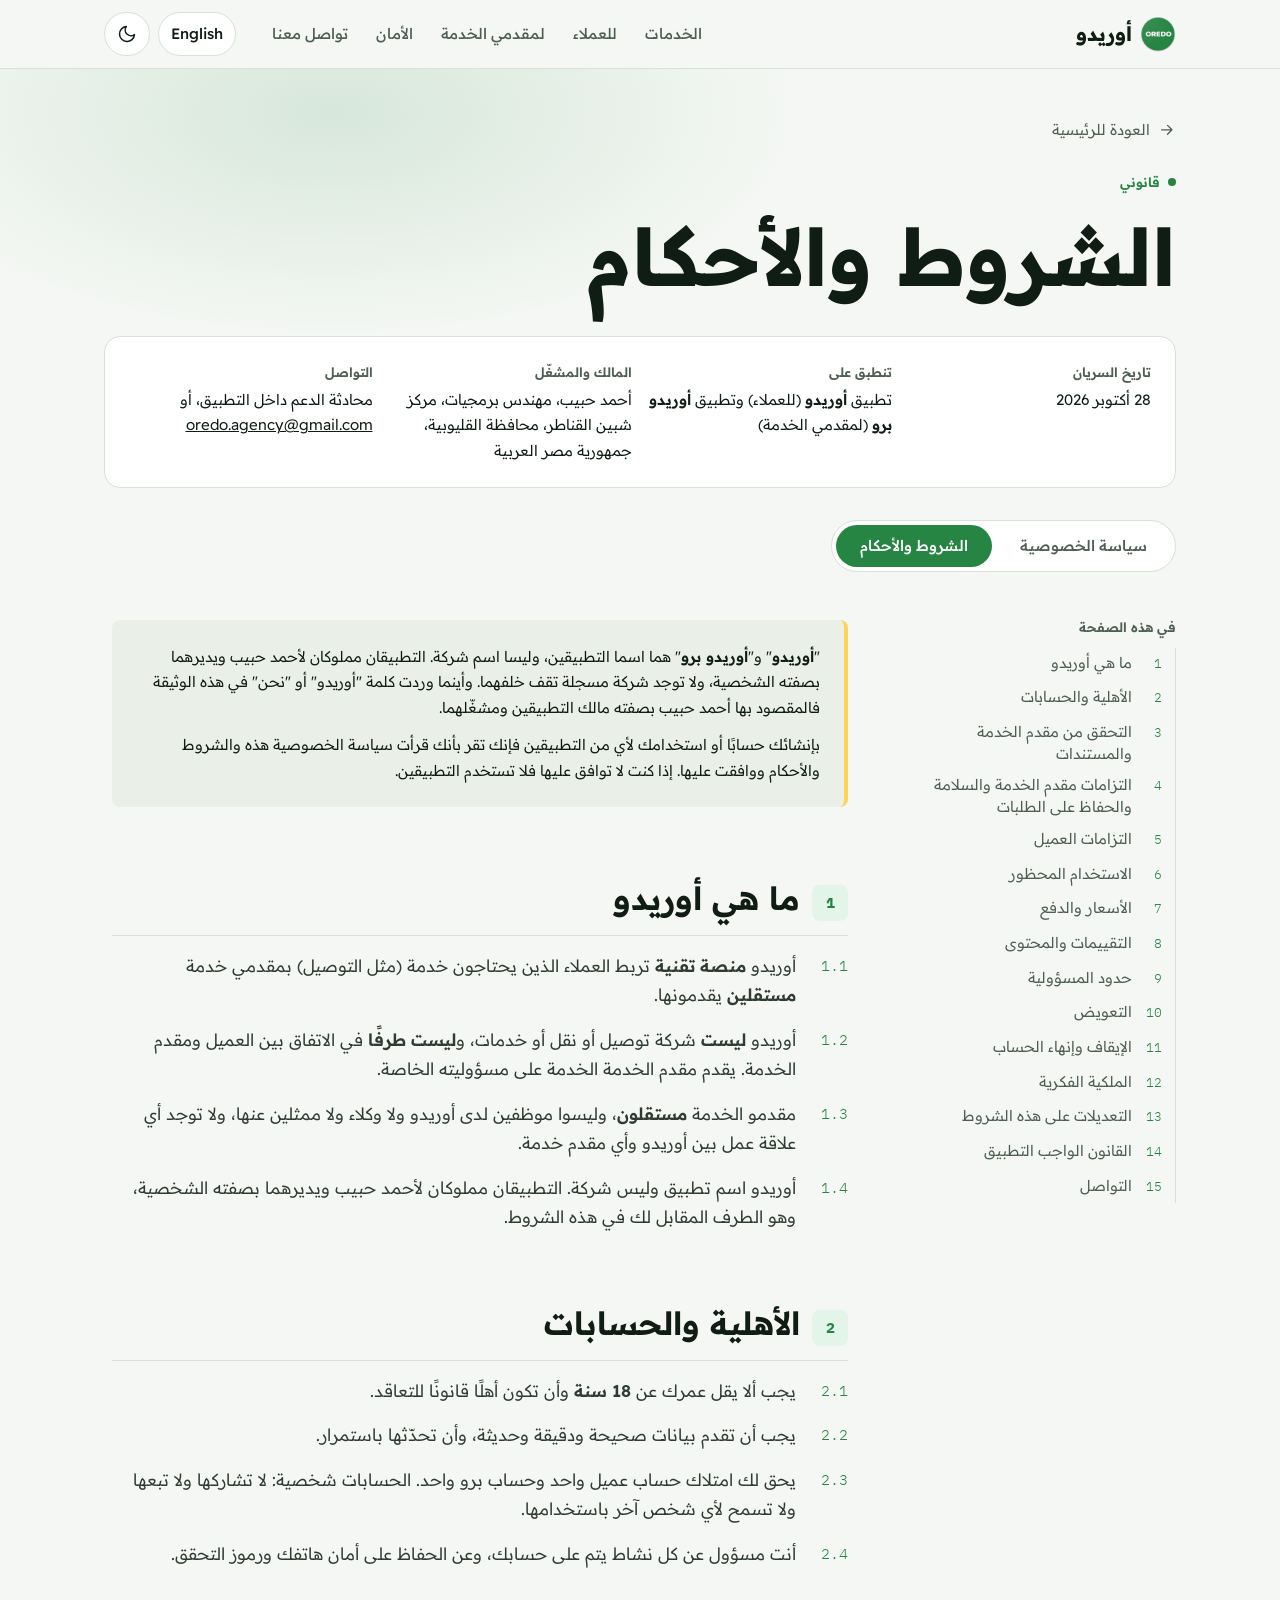
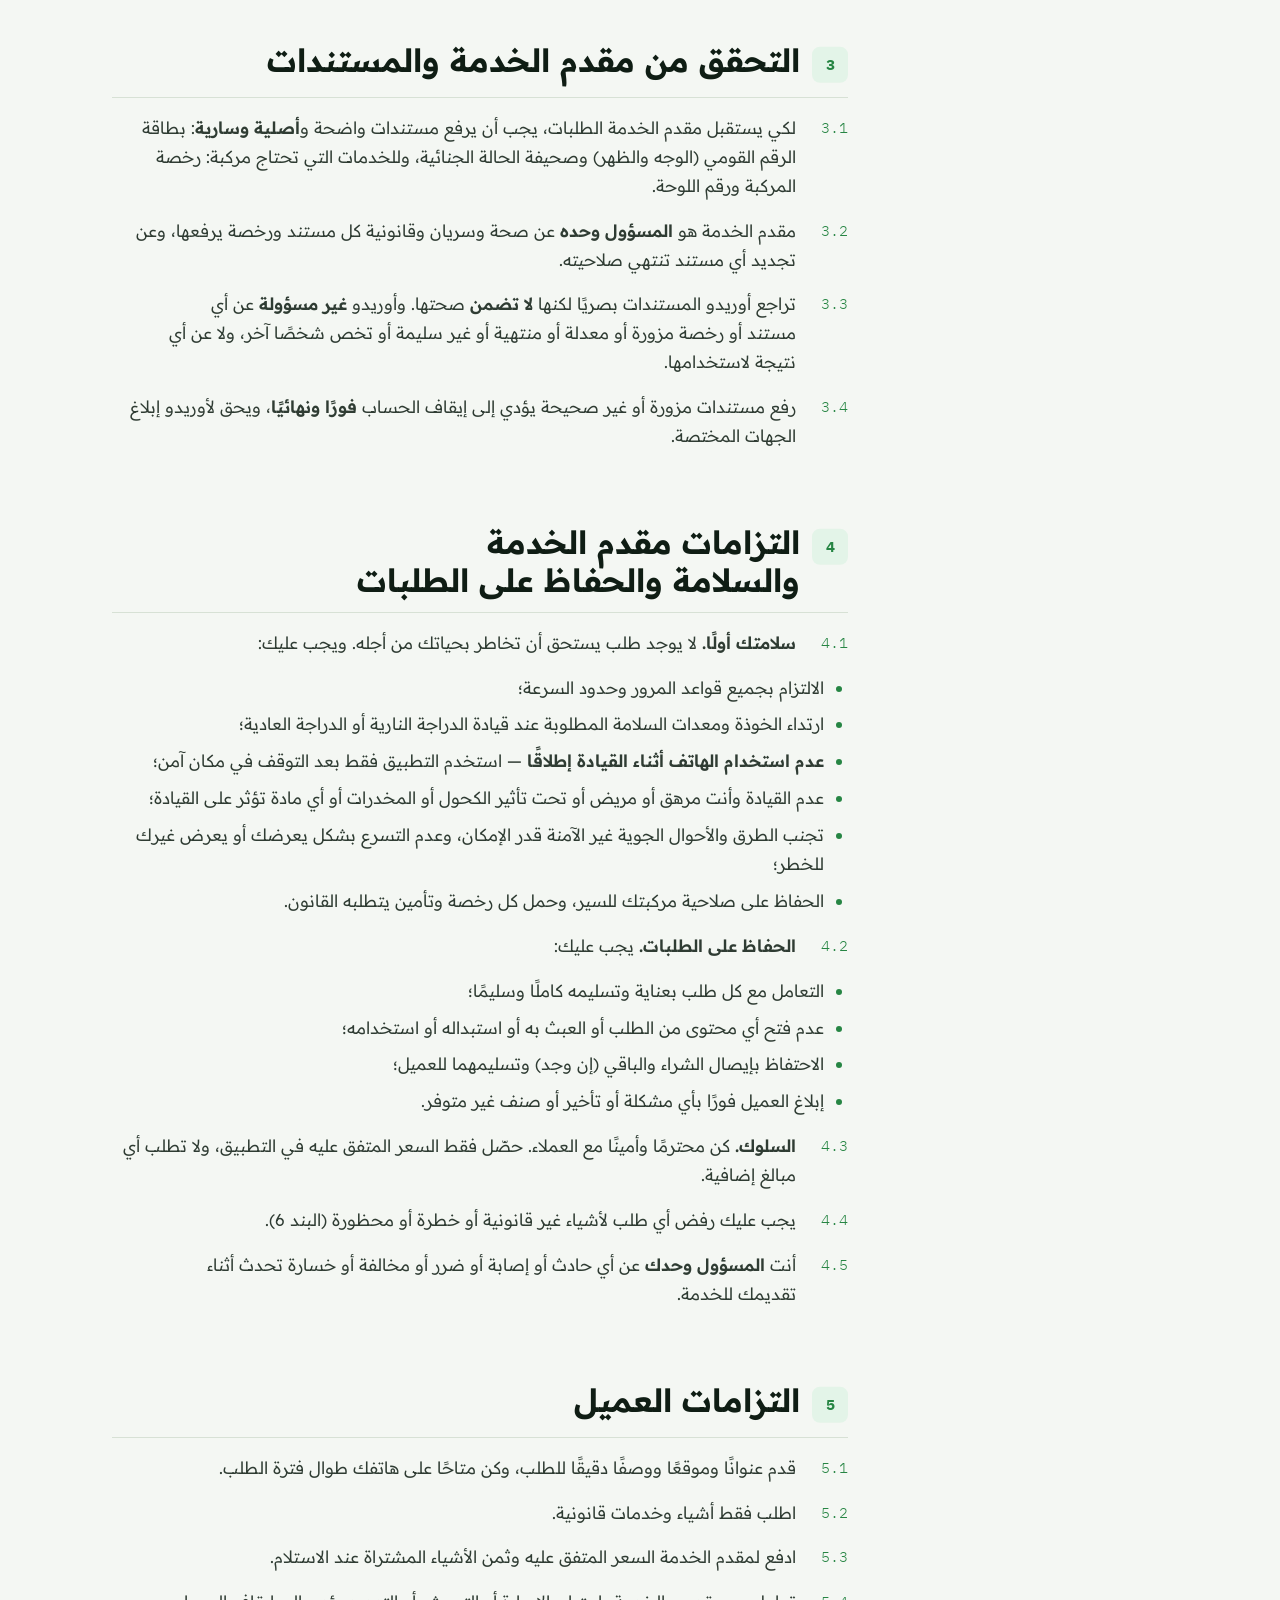
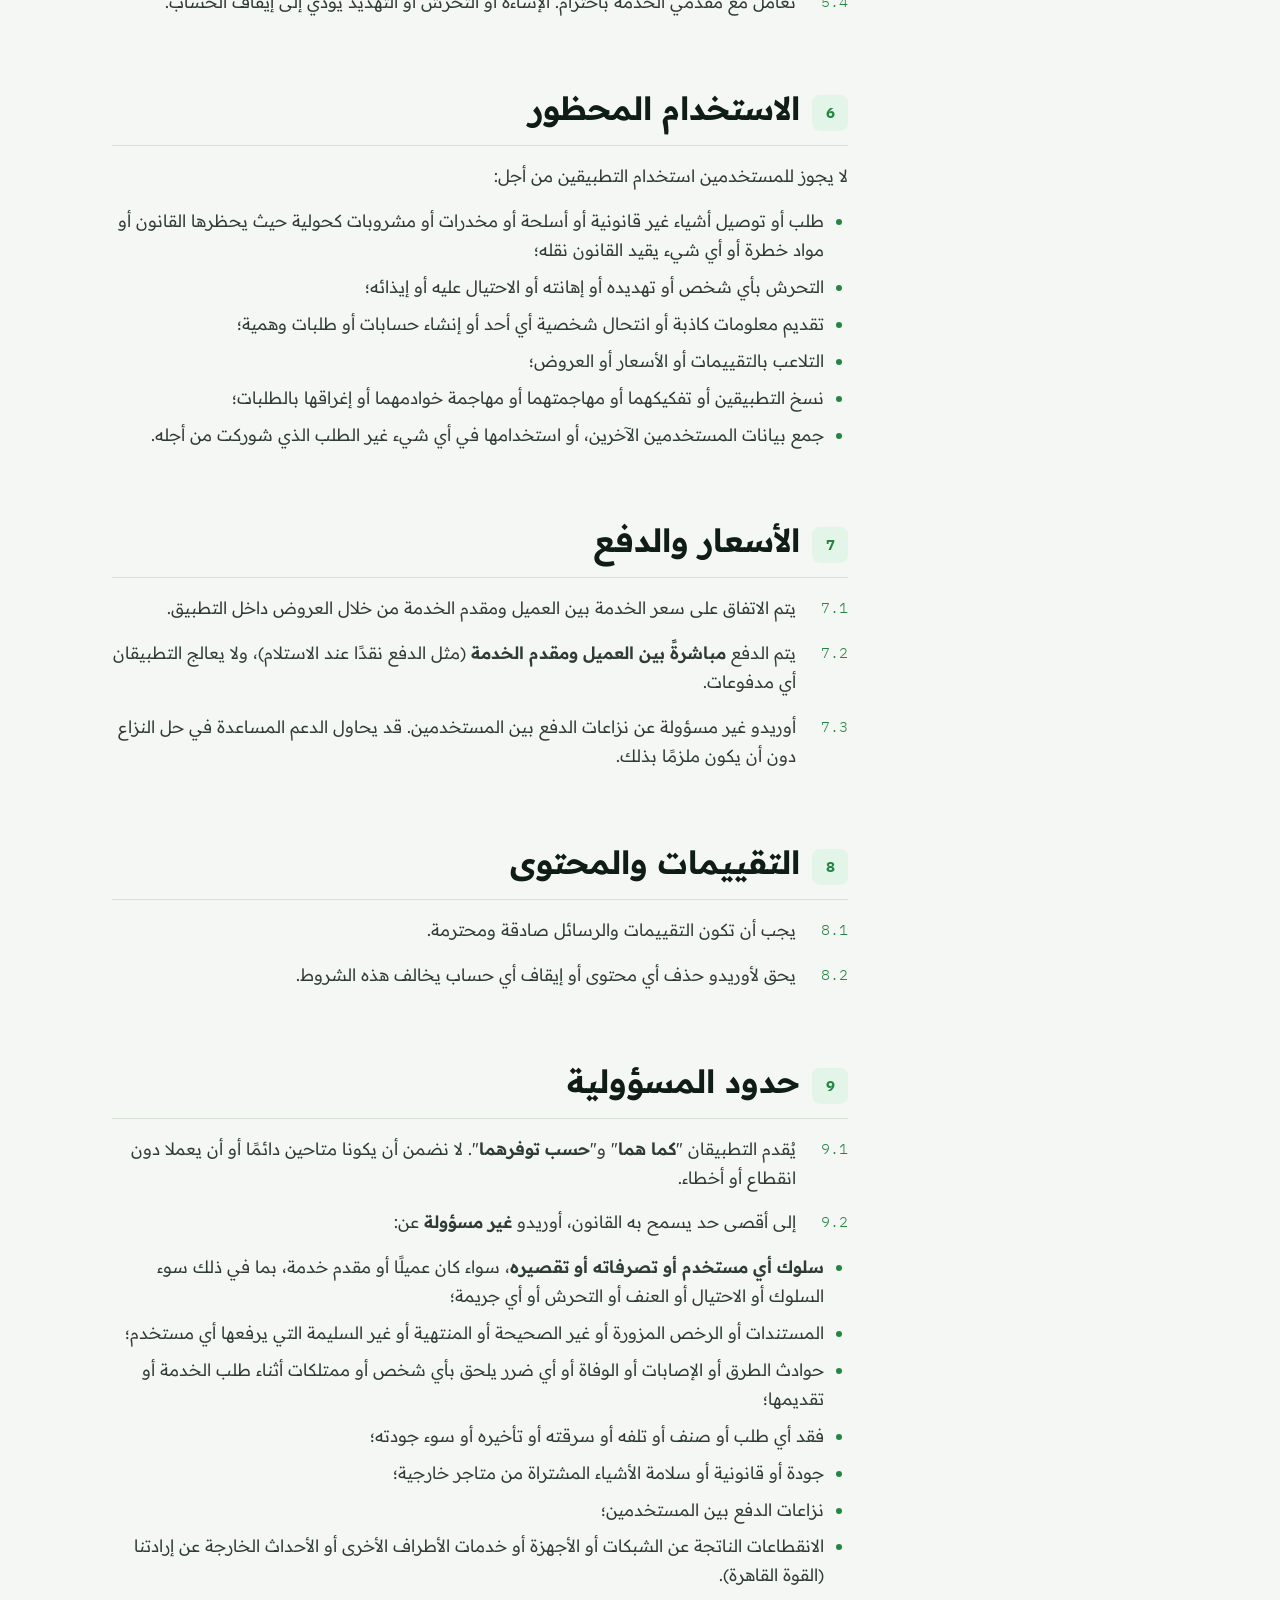
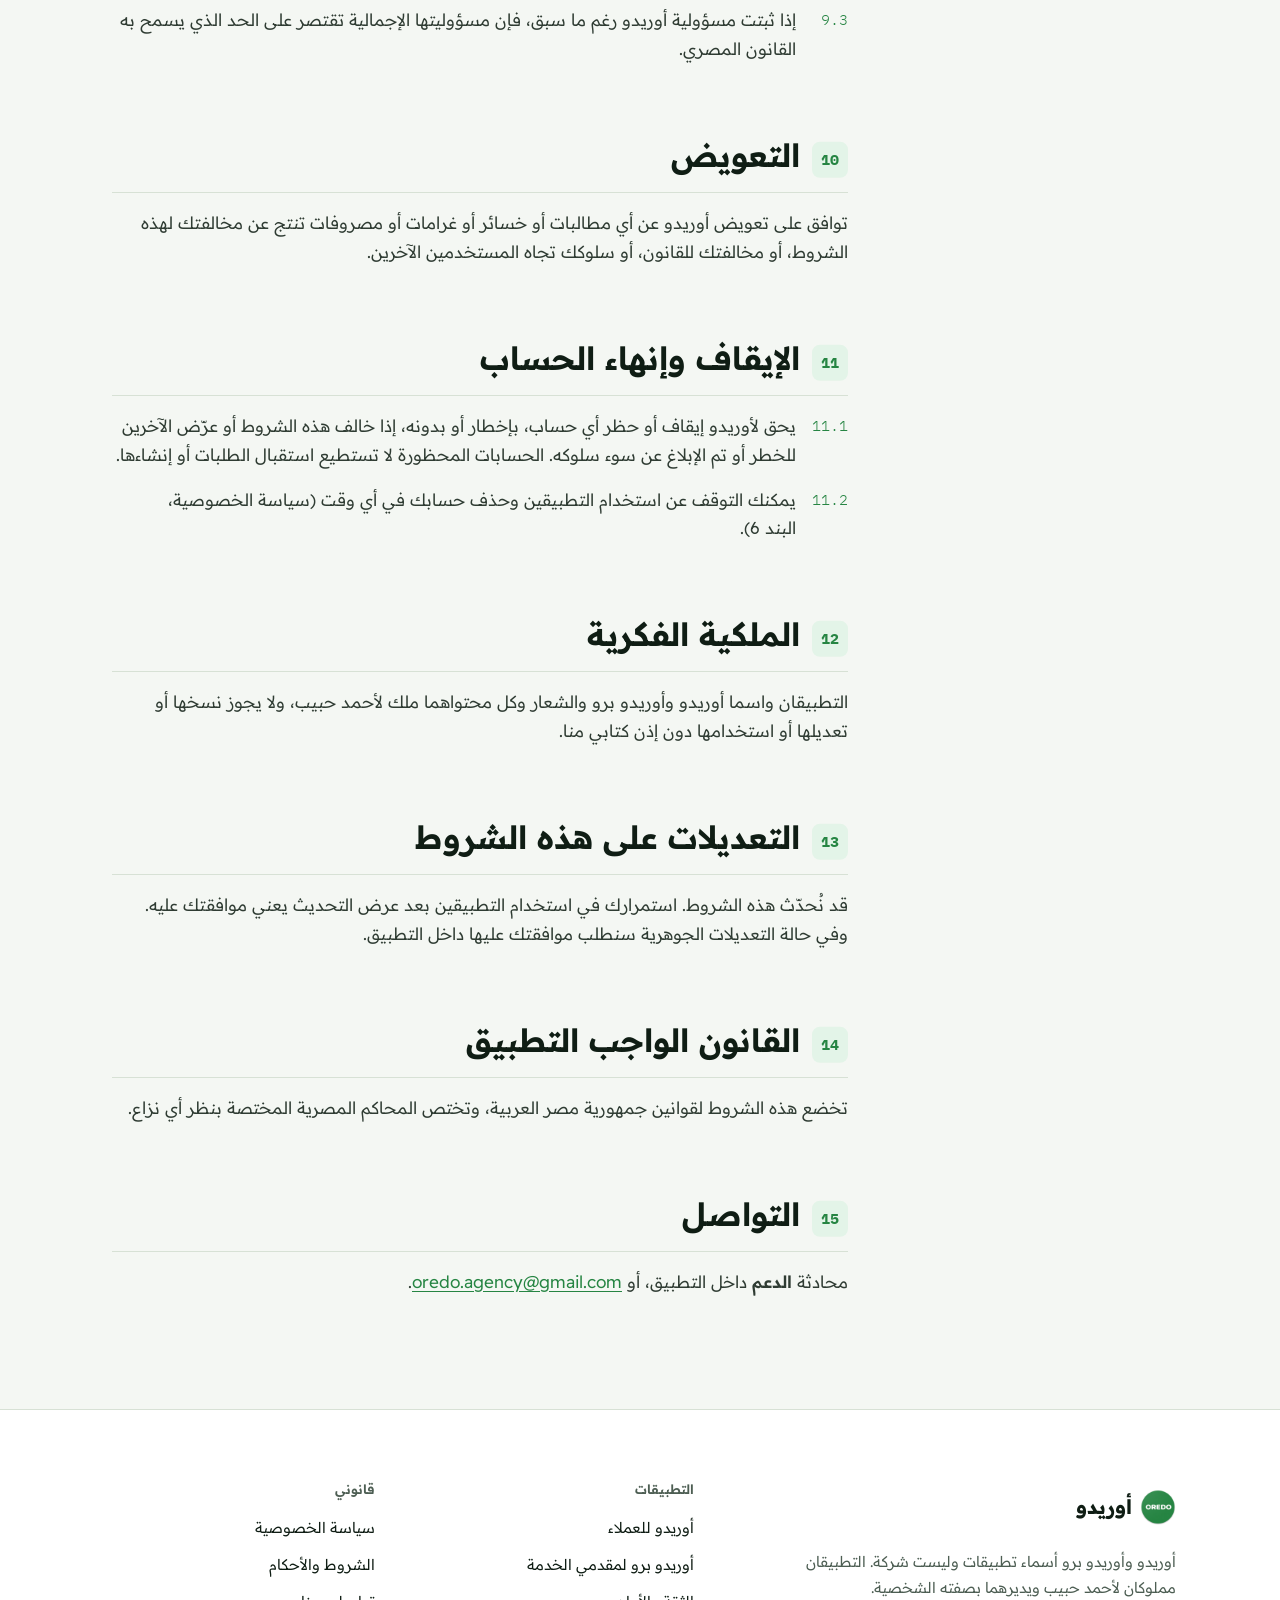
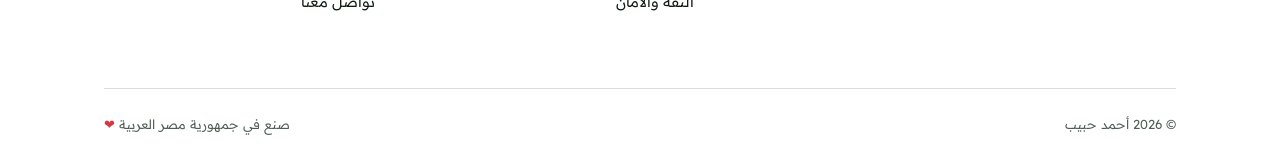
<file: ar/terms.html>
<!doctype html>
<html lang="ar" dir="rtl">
<head>
  <meta charset="utf-8">
  <meta name="viewport" content="width=device-width, initial-scale=1">
  <title>الشروط والأحكام — أوريدو</title>
  <meta name="description" content="قواعد استخدام تطبيقي أوريدو وأوريدو برو.">
  <meta name="theme-color" content="#268543">
  <link rel="alternate" hreflang="en" href="../en/terms.html">
  <link rel="icon" type="image/png" href="../assets/images/oredo-logo.png">
  <link rel="preconnect" href="https://fonts.googleapis.com">
  <link rel="preconnect" href="https://fonts.gstatic.com" crossorigin>
  <link rel="stylesheet" href="https://fonts.googleapis.com/css2?family=IBM+Plex+Mono:wght@500;600&family=Readex+Pro:wght@300..700&display=swap">
  <link rel="stylesheet" href="../assets/css/tokens.css">
  <link rel="stylesheet" href="../assets/css/base.css">
  <link rel="stylesheet" href="../assets/css/layout.css">
  <link rel="stylesheet" href="../assets/css/components.css">
  <link rel="stylesheet" href="../assets/css/preloader.css">
  <link rel="stylesheet" href="../assets/css/legal.css">
</head>
<body>
  <div class="preloader" aria-hidden="true">
    <div class="preloader__mark">
      <img class="preloader__logo" src="../assets/images/oredo-logo.png" alt="" width="72" height="72">
    </div>
    <span class="preloader__bar"></span>
  </div>

  <a class="skip-link" href="#main">انتقل إلى المحتوى</a>

  <header class="site-header">
    <div class="container site-header__inner">
      <a class="brand" href="index.html">
        <img class="brand__logo" src="../assets/images/oredo-logo.png" alt="" width="36" height="36">
        <span class="brand__name">أوريدو</span>
      </a>
      <nav class="site-nav" aria-label="القائمة الرئيسية">
        <a href="index.html#services">الخدمات</a>
        <a href="index.html#client">للعملاء</a>
        <a href="index.html#pro">لمقدمي الخدمة</a>
        <a href="index.html#trust">الأمان</a>
        <a href="index.html#contact">تواصل معنا</a>
      </nav>
      <div class="site-header__actions">
        <a class="icon-button" href="../en/terms.html" hreflang="en" lang="en">English</a>
        <input class="theme-switch__input" type="checkbox" id="theme-switch">
        <label class="icon-button theme-switch__label" for="theme-switch" title="تغيير المظهر">
          <span class="visually-hidden">التبديل بين الوضع الفاتح والداكن</span>
          <svg class="theme-switch__icon--moon" aria-hidden="true" viewBox="0 0 24 24" fill="none" stroke="currentColor" stroke-width="1.8" stroke-linecap="round" stroke-linejoin="round"><path d="M21 12.79A9 9 0 1 1 11.21 3 7 7 0 0 0 21 12.79z"/></svg>
          <svg class="theme-switch__icon--sun" aria-hidden="true" viewBox="0 0 24 24" fill="none" stroke="currentColor" stroke-width="1.8" stroke-linecap="round" stroke-linejoin="round"><circle cx="12" cy="12" r="5"/><path d="M12 1v2M12 21v2M4.22 4.22l1.42 1.42M18.36 18.36l1.42 1.42M1 12h2M21 12h2M4.22 19.78l1.42-1.42M18.36 5.64l1.42-1.42"/></svg>
        </label>
      </div>
    </div>
  </header>

  <main id="main">
    <section class="legal-hero" aria-labelledby="page-title">
      <div class="container">
        <a class="legal-hero__back" href="index.html">
          <svg aria-hidden="true" viewBox="0 0 24 24" fill="none" stroke="currentColor" stroke-width="1.8" stroke-linecap="round" stroke-linejoin="round"><path d="M5 12h14M13 6l6 6-6 6"/></svg>
          العودة للرئيسية
        </a>
        <span class="eyebrow eyebrow--client">قانوني</span>
        <h1 class="legal-hero__title" id="page-title">الشروط والأحكام</h1>
        <dl class="legal-meta">
          <div>
            <dt>تاريخ السريان</dt>
            <dd>28 أكتوبر 2026</dd>
          </div>
          <div>
            <dt>تنطبق على</dt>
            <dd>تطبيق <strong>أوريدو</strong> (للعملاء) وتطبيق <strong>أوريدو برو</strong> (لمقدمي الخدمة)</dd>
          </div>
          <div>
            <dt>المالك والمشغّل</dt>
            <dd>أحمد حبيب، مهندس برمجيات، مركز شبين القناطر، محافظة القليوبية، جمهورية مصر العربية</dd>
          </div>
          <div>
            <dt>التواصل</dt>
            <dd>محادثة الدعم داخل التطبيق، أو <a href="mailto:oredo.agency@gmail.com" dir="ltr">oredo.agency@gmail.com</a></dd>
          </div>
        </dl>
      </div>
    </section>

    <div class="container">
      <nav class="legal-tabs" aria-label="الوثائق القانونية">
        <a class="legal-tabs__link" href="privacy.html">سياسة الخصوصية</a>
        <a class="legal-tabs__link" href="terms.html" aria-current="page">الشروط والأحكام</a>
      </nav>
    </div>

    <div class="container legal-layout">
      <aside class="legal-toc" aria-labelledby="toc-title">
        <h2 class="legal-toc__title" id="toc-title">في هذه الصفحة</h2>
        <ol class="legal-toc__list">
            <li><a href="#section-1"><span class="mono">1</span>ما هي أوريدو</a></li>
            <li><a href="#section-2"><span class="mono">2</span>الأهلية والحسابات</a></li>
            <li><a href="#section-3"><span class="mono">3</span>التحقق من مقدم الخدمة والمستندات</a></li>
            <li><a href="#section-4"><span class="mono">4</span>التزامات مقدم الخدمة والسلامة والحفاظ على الطلبات</a></li>
            <li><a href="#section-5"><span class="mono">5</span>التزامات العميل</a></li>
            <li><a href="#section-6"><span class="mono">6</span>الاستخدام المحظور</a></li>
            <li><a href="#section-7"><span class="mono">7</span>الأسعار والدفع</a></li>
            <li><a href="#section-8"><span class="mono">8</span>التقييمات والمحتوى</a></li>
            <li><a href="#section-9"><span class="mono">9</span>حدود المسؤولية</a></li>
            <li><a href="#section-10"><span class="mono">10</span>التعويض</a></li>
            <li><a href="#section-11"><span class="mono">11</span>الإيقاف وإنهاء الحساب</a></li>
            <li><a href="#section-12"><span class="mono">12</span>الملكية الفكرية</a></li>
            <li><a href="#section-13"><span class="mono">13</span>التعديلات على هذه الشروط</a></li>
            <li><a href="#section-14"><span class="mono">14</span>القانون الواجب التطبيق</a></li>
            <li><a href="#section-15"><span class="mono">15</span>التواصل</a></li>
        </ol>
      </aside>

      <article class="legal-content">
        <div class="legal-notice">
          <p>"<strong>أوريدو</strong>" و"<strong>أوريدو برو</strong>" هما اسما التطبيقين، وليسا اسم شركة. التطبيقان مملوكان لأحمد حبيب ويديرهما بصفته الشخصية، ولا توجد شركة مسجلة تقف خلفهما. وأينما وردت كلمة "أوريدو" أو "نحن" في هذه الوثيقة فالمقصود بها أحمد حبيب بصفته مالك التطبيقين ومشغّلهما.</p>
          <p>بإنشائك حسابًا أو استخدامك لأي من التطبيقين فإنك تقر بأنك قرأت سياسة الخصوصية هذه والشروط والأحكام ووافقت عليها. إذا كنت لا توافق عليها فلا تستخدم التطبيقين.</p>
        </div>

        <section class="legal-section" id="section-1" aria-labelledby="section-1-title">
          <h2 id="section-1-title"><span class="legal-section__number mono">1</span>ما هي أوريدو</h2>
          <p class="legal-clause"><span class="legal-clause__number mono">1.1</span><span>أوريدو <strong>منصة تقنية</strong> تربط العملاء الذين يحتاجون خدمة (مثل التوصيل) بمقدمي خدمة <strong>مستقلين</strong> يقدمونها.</span></p>
          <p class="legal-clause"><span class="legal-clause__number mono">1.2</span><span>أوريدو <strong>ليست</strong> شركة توصيل أو نقل أو خدمات، و<strong>ليست طرفًا</strong> في الاتفاق بين العميل ومقدم الخدمة. يقدم مقدم الخدمة الخدمة على مسؤوليته الخاصة.</span></p>
          <p class="legal-clause"><span class="legal-clause__number mono">1.3</span><span>مقدمو الخدمة <strong>مستقلون</strong>، وليسوا موظفين لدى أوريدو ولا وكلاء ولا ممثلين عنها، ولا توجد أي علاقة عمل بين أوريدو وأي مقدم خدمة.</span></p>
          <p class="legal-clause"><span class="legal-clause__number mono">1.4</span><span>أوريدو اسم تطبيق وليس شركة. التطبيقان مملوكان لأحمد حبيب ويديرهما بصفته الشخصية، وهو الطرف المقابل لك في هذه الشروط.</span></p>
        </section>

        <section class="legal-section" id="section-2" aria-labelledby="section-2-title">
          <h2 id="section-2-title"><span class="legal-section__number mono">2</span>الأهلية والحسابات</h2>
          <p class="legal-clause"><span class="legal-clause__number mono">2.1</span><span>يجب ألا يقل عمرك عن <strong>18 سنة</strong> وأن تكون أهلًا قانونًا للتعاقد.</span></p>
          <p class="legal-clause"><span class="legal-clause__number mono">2.2</span><span>يجب أن تقدم بيانات صحيحة ودقيقة وحديثة، وأن تحدّثها باستمرار.</span></p>
          <p class="legal-clause"><span class="legal-clause__number mono">2.3</span><span>يحق لك امتلاك حساب عميل واحد وحساب برو واحد. الحسابات شخصية: لا تشاركها ولا تبعها ولا تسمح لأي شخص آخر باستخدامها.</span></p>
          <p class="legal-clause"><span class="legal-clause__number mono">2.4</span><span>أنت مسؤول عن كل نشاط يتم على حسابك، وعن الحفاظ على أمان هاتفك ورموز التحقق.</span></p>
        </section>

        <section class="legal-section" id="section-3" aria-labelledby="section-3-title">
          <h2 id="section-3-title"><span class="legal-section__number mono">3</span>التحقق من مقدم الخدمة والمستندات</h2>
          <p class="legal-clause"><span class="legal-clause__number mono">3.1</span><span>لكي يستقبل مقدم الخدمة الطلبات، يجب أن يرفع مستندات واضحة و<strong>أصلية وسارية</strong>: بطاقة الرقم القومي (الوجه والظهر) وصحيفة الحالة الجنائية، وللخدمات التي تحتاج مركبة: رخصة المركبة ورقم اللوحة.</span></p>
          <p class="legal-clause"><span class="legal-clause__number mono">3.2</span><span>مقدم الخدمة هو <strong>المسؤول وحده</strong> عن صحة وسريان وقانونية كل مستند ورخصة يرفعها، وعن تجديد أي مستند تنتهي صلاحيته.</span></p>
          <p class="legal-clause"><span class="legal-clause__number mono">3.3</span><span>تراجع أوريدو المستندات بصريًا لكنها <strong>لا تضمن</strong> صحتها. وأوريدو <strong>غير مسؤولة</strong> عن أي مستند أو رخصة مزورة أو معدلة أو منتهية أو غير سليمة أو تخص شخصًا آخر، ولا عن أي نتيجة لاستخدامها.</span></p>
          <p class="legal-clause"><span class="legal-clause__number mono">3.4</span><span>رفع مستندات مزورة أو غير صحيحة يؤدي إلى إيقاف الحساب <strong>فورًا ونهائيًا</strong>، ويحق لأوريدو إبلاغ الجهات المختصة.</span></p>
        </section>

        <section class="legal-section" id="section-4" aria-labelledby="section-4-title">
          <h2 id="section-4-title"><span class="legal-section__number mono">4</span>التزامات مقدم الخدمة والسلامة والحفاظ على الطلبات</h2>
          <p class="legal-clause"><span class="legal-clause__number mono">4.1</span><span><strong>سلامتك أولًا.</strong> لا يوجد طلب يستحق أن تخاطر بحياتك من أجله. ويجب عليك:</span></p>
          <ul>
            <li>الالتزام بجميع قواعد المرور وحدود السرعة؛</li>
            <li>ارتداء الخوذة ومعدات السلامة المطلوبة عند قيادة الدراجة النارية أو الدراجة العادية؛</li>
            <li><strong>عدم استخدام الهاتف أثناء القيادة إطلاقًا</strong> — استخدم التطبيق فقط بعد التوقف في مكان آمن؛</li>
            <li>عدم القيادة وأنت مرهق أو مريض أو تحت تأثير الكحول أو المخدرات أو أي مادة تؤثر على القيادة؛</li>
            <li>تجنب الطرق والأحوال الجوية غير الآمنة قدر الإمكان، وعدم التسرع بشكل يعرضك أو يعرض غيرك للخطر؛</li>
            <li>الحفاظ على صلاحية مركبتك للسير، وحمل كل رخصة وتأمين يتطلبه القانون.</li>
          </ul>
          <p class="legal-clause"><span class="legal-clause__number mono">4.2</span><span><strong>الحفاظ على الطلبات.</strong> يجب عليك:</span></p>
          <ul>
            <li>التعامل مع كل طلب بعناية وتسليمه كاملًا وسليمًا؛</li>
            <li>عدم فتح أي محتوى من الطلب أو العبث به أو استبداله أو استخدامه؛</li>
            <li>الاحتفاظ بإيصال الشراء والباقي (إن وجد) وتسليمهما للعميل؛</li>
            <li>إبلاغ العميل فورًا بأي مشكلة أو تأخير أو صنف غير متوفر.</li>
          </ul>
          <p class="legal-clause"><span class="legal-clause__number mono">4.3</span><span><strong>السلوك.</strong> كن محترمًا وأمينًا مع العملاء. حصّل فقط السعر المتفق عليه في التطبيق، ولا تطلب أي مبالغ إضافية.</span></p>
          <p class="legal-clause"><span class="legal-clause__number mono">4.4</span><span>يجب عليك رفض أي طلب لأشياء غير قانونية أو خطرة أو محظورة (البند 6).</span></p>
          <p class="legal-clause"><span class="legal-clause__number mono">4.5</span><span>أنت <strong>المسؤول وحدك</strong> عن أي حادث أو إصابة أو ضرر أو مخالفة أو خسارة تحدث أثناء تقديمك للخدمة.</span></p>
        </section>

        <section class="legal-section" id="section-5" aria-labelledby="section-5-title">
          <h2 id="section-5-title"><span class="legal-section__number mono">5</span>التزامات العميل</h2>
          <p class="legal-clause"><span class="legal-clause__number mono">5.1</span><span>قدم عنوانًا وموقعًا ووصفًا دقيقًا للطلب، وكن متاحًا على هاتفك طوال فترة الطلب.</span></p>
          <p class="legal-clause"><span class="legal-clause__number mono">5.2</span><span>اطلب فقط أشياء وخدمات قانونية.</span></p>
          <p class="legal-clause"><span class="legal-clause__number mono">5.3</span><span>ادفع لمقدم الخدمة السعر المتفق عليه وثمن الأشياء المشتراة عند الاستلام.</span></p>
          <p class="legal-clause"><span class="legal-clause__number mono">5.4</span><span>تعامل مع مقدمي الخدمة باحترام. الإساءة أو التحرش أو التهديد يؤدي إلى إيقاف الحساب.</span></p>
        </section>

        <section class="legal-section" id="section-6" aria-labelledby="section-6-title">
          <h2 id="section-6-title"><span class="legal-section__number mono">6</span>الاستخدام المحظور</h2>
          <p>لا يجوز للمستخدمين استخدام التطبيقين من أجل:</p>
          <ul>
            <li>طلب أو توصيل أشياء غير قانونية أو أسلحة أو مخدرات أو مشروبات كحولية حيث يحظرها القانون أو مواد خطرة أو أي شيء يقيد القانون نقله؛</li>
            <li>التحرش بأي شخص أو تهديده أو إهانته أو الاحتيال عليه أو إيذائه؛</li>
            <li>تقديم معلومات كاذبة أو انتحال شخصية أي أحد أو إنشاء حسابات أو طلبات وهمية؛</li>
            <li>التلاعب بالتقييمات أو الأسعار أو العروض؛</li>
            <li>نسخ التطبيقين أو تفكيكهما أو مهاجمتهما أو مهاجمة خوادمهما أو إغراقها بالطلبات؛</li>
            <li>جمع بيانات المستخدمين الآخرين، أو استخدامها في أي شيء غير الطلب الذي شوركت من أجله.</li>
          </ul>
        </section>

        <section class="legal-section" id="section-7" aria-labelledby="section-7-title">
          <h2 id="section-7-title"><span class="legal-section__number mono">7</span>الأسعار والدفع</h2>
          <p class="legal-clause"><span class="legal-clause__number mono">7.1</span><span>يتم الاتفاق على سعر الخدمة بين العميل ومقدم الخدمة من خلال العروض داخل التطبيق.</span></p>
          <p class="legal-clause"><span class="legal-clause__number mono">7.2</span><span>يتم الدفع <strong>مباشرةً بين العميل ومقدم الخدمة</strong> (مثل الدفع نقدًا عند الاستلام)، ولا يعالج التطبيقان أي مدفوعات.</span></p>
          <p class="legal-clause"><span class="legal-clause__number mono">7.3</span><span>أوريدو غير مسؤولة عن نزاعات الدفع بين المستخدمين. قد يحاول الدعم المساعدة في حل النزاع دون أن يكون ملزمًا بذلك.</span></p>
        </section>

        <section class="legal-section" id="section-8" aria-labelledby="section-8-title">
          <h2 id="section-8-title"><span class="legal-section__number mono">8</span>التقييمات والمحتوى</h2>
          <p class="legal-clause"><span class="legal-clause__number mono">8.1</span><span>يجب أن تكون التقييمات والرسائل صادقة ومحترمة.</span></p>
          <p class="legal-clause"><span class="legal-clause__number mono">8.2</span><span>يحق لأوريدو حذف أي محتوى أو إيقاف أي حساب يخالف هذه الشروط.</span></p>
        </section>

        <section class="legal-section" id="section-9" aria-labelledby="section-9-title">
          <h2 id="section-9-title"><span class="legal-section__number mono">9</span>حدود المسؤولية</h2>
          <p class="legal-clause"><span class="legal-clause__number mono">9.1</span><span>يُقدم التطبيقان "<strong>كما هما</strong>" و"<strong>حسب توفرهما</strong>". لا نضمن أن يكونا متاحين دائمًا أو أن يعملا دون انقطاع أو أخطاء.</span></p>
          <p class="legal-clause"><span class="legal-clause__number mono">9.2</span><span>إلى أقصى حد يسمح به القانون، أوريدو <strong>غير مسؤولة</strong> عن:</span></p>
          <ul>
            <li><strong>سلوك أي مستخدم أو تصرفاته أو تقصيره</strong>، سواء كان عميلًا أو مقدم خدمة، بما في ذلك سوء السلوك أو الاحتيال أو العنف أو التحرش أو أي جريمة؛</li>
            <li>المستندات أو الرخص المزورة أو غير الصحيحة أو المنتهية أو غير السليمة التي يرفعها أي مستخدم؛</li>
            <li>حوادث الطرق أو الإصابات أو الوفاة أو أي ضرر يلحق بأي شخص أو ممتلكات أثناء طلب الخدمة أو تقديمها؛</li>
            <li>فقد أي طلب أو صنف أو تلفه أو سرقته أو تأخيره أو سوء جودته؛</li>
            <li>جودة أو قانونية أو سلامة الأشياء المشتراة من متاجر خارجية؛</li>
            <li>نزاعات الدفع بين المستخدمين؛</li>
            <li>الانقطاعات الناتجة عن الشبكات أو الأجهزة أو خدمات الأطراف الأخرى أو الأحداث الخارجة عن إرادتنا (القوة القاهرة).</li>
          </ul>
          <p class="legal-clause"><span class="legal-clause__number mono">9.3</span><span>إذا ثبتت مسؤولية أوريدو رغم ما سبق، فإن مسؤوليتها الإجمالية تقتصر على الحد الذي يسمح به القانون المصري.</span></p>
        </section>

        <section class="legal-section" id="section-10" aria-labelledby="section-10-title">
          <h2 id="section-10-title"><span class="legal-section__number mono">10</span>التعويض</h2>
          <p>توافق على تعويض أوريدو عن أي مطالبات أو خسائر أو غرامات أو مصروفات تنتج عن مخالفتك لهذه الشروط، أو مخالفتك للقانون، أو سلوكك تجاه المستخدمين الآخرين.</p>
        </section>

        <section class="legal-section" id="section-11" aria-labelledby="section-11-title">
          <h2 id="section-11-title"><span class="legal-section__number mono">11</span>الإيقاف وإنهاء الحساب</h2>
          <p class="legal-clause"><span class="legal-clause__number mono">11.1</span><span>يحق لأوريدو إيقاف أو حظر أي حساب، بإخطار أو بدونه، إذا خالف هذه الشروط أو عرّض الآخرين للخطر أو تم الإبلاغ عن سوء سلوكه. الحسابات المحظورة لا تستطيع استقبال الطلبات أو إنشاءها.</span></p>
          <p class="legal-clause"><span class="legal-clause__number mono">11.2</span><span>يمكنك التوقف عن استخدام التطبيقين وحذف حسابك في أي وقت (سياسة الخصوصية، البند 6).</span></p>
        </section>

        <section class="legal-section" id="section-12" aria-labelledby="section-12-title">
          <h2 id="section-12-title"><span class="legal-section__number mono">12</span>الملكية الفكرية</h2>
          <p>التطبيقان واسما أوريدو وأوريدو برو والشعار وكل محتواهما ملك لأحمد حبيب، ولا يجوز نسخها أو تعديلها أو استخدامها دون إذن كتابي منا.</p>
        </section>

        <section class="legal-section" id="section-13" aria-labelledby="section-13-title">
          <h2 id="section-13-title"><span class="legal-section__number mono">13</span>التعديلات على هذه الشروط</h2>
          <p>قد نُحدّث هذه الشروط. استمرارك في استخدام التطبيقين بعد عرض التحديث يعني موافقتك عليه. وفي حالة التعديلات الجوهرية سنطلب موافقتك عليها داخل التطبيق.</p>
        </section>

        <section class="legal-section" id="section-14" aria-labelledby="section-14-title">
          <h2 id="section-14-title"><span class="legal-section__number mono">14</span>القانون الواجب التطبيق</h2>
          <p>تخضع هذه الشروط لقوانين جمهورية مصر العربية، وتختص المحاكم المصرية المختصة بنظر أي نزاع.</p>
        </section>

        <section class="legal-section" id="section-15" aria-labelledby="section-15-title">
          <h2 id="section-15-title"><span class="legal-section__number mono">15</span>التواصل</h2>
          <p>محادثة <strong>الدعم</strong> داخل التطبيق، أو <a href="mailto:oredo.agency@gmail.com" dir="ltr">oredo.agency@gmail.com</a>.</p>
        </section>
      </article>
    </div>
  </main>

  <footer class="site-footer">
    <div class="container">
      <div class="site-footer__grid">
        <div class="site-footer__about">
          <a class="brand" href="index.html">
            <img class="brand__logo" src="../assets/images/oredo-logo.png" alt="" width="36" height="36">
            <span>أوريدو</span>
          </a>
          <p>أوريدو وأوريدو برو أسماء تطبيقات وليست شركة. التطبيقان مملوكان لأحمد حبيب ويديرهما بصفته الشخصية.</p>
        </div>
        <div>
          <h2 class="site-footer__title">التطبيقات</h2>
          <ul class="site-footer__links">
            <li><a href="index.html#client">أوريدو للعملاء</a></li>
            <li><a href="index.html#pro">أوريدو برو لمقدمي الخدمة</a></li>
            <li><a href="index.html#trust">الثقة والأمان</a></li>
          </ul>
        </div>
        <div>
          <h2 class="site-footer__title">قانوني</h2>
          <ul class="site-footer__links">
            <li><a href="privacy.html">سياسة الخصوصية</a></li>
            <li><a href="terms.html">الشروط والأحكام</a></li>
            <li><a href="index.html#contact">تواصل معنا</a></li>
          </ul>
        </div>
      </div>
      <div class="site-footer__bottom">
        <span>© 2026 أحمد حبيب</span>
        <span>صنع في جمهورية مصر العربية <span class="site-footer__heart" aria-hidden="true">❤</span></span>
      </div>
    </div>
  </footer>
  <script>addEventListener("load", () => document.documentElement.classList.add("is-loaded"));</script>
</body>
</html>
</file>
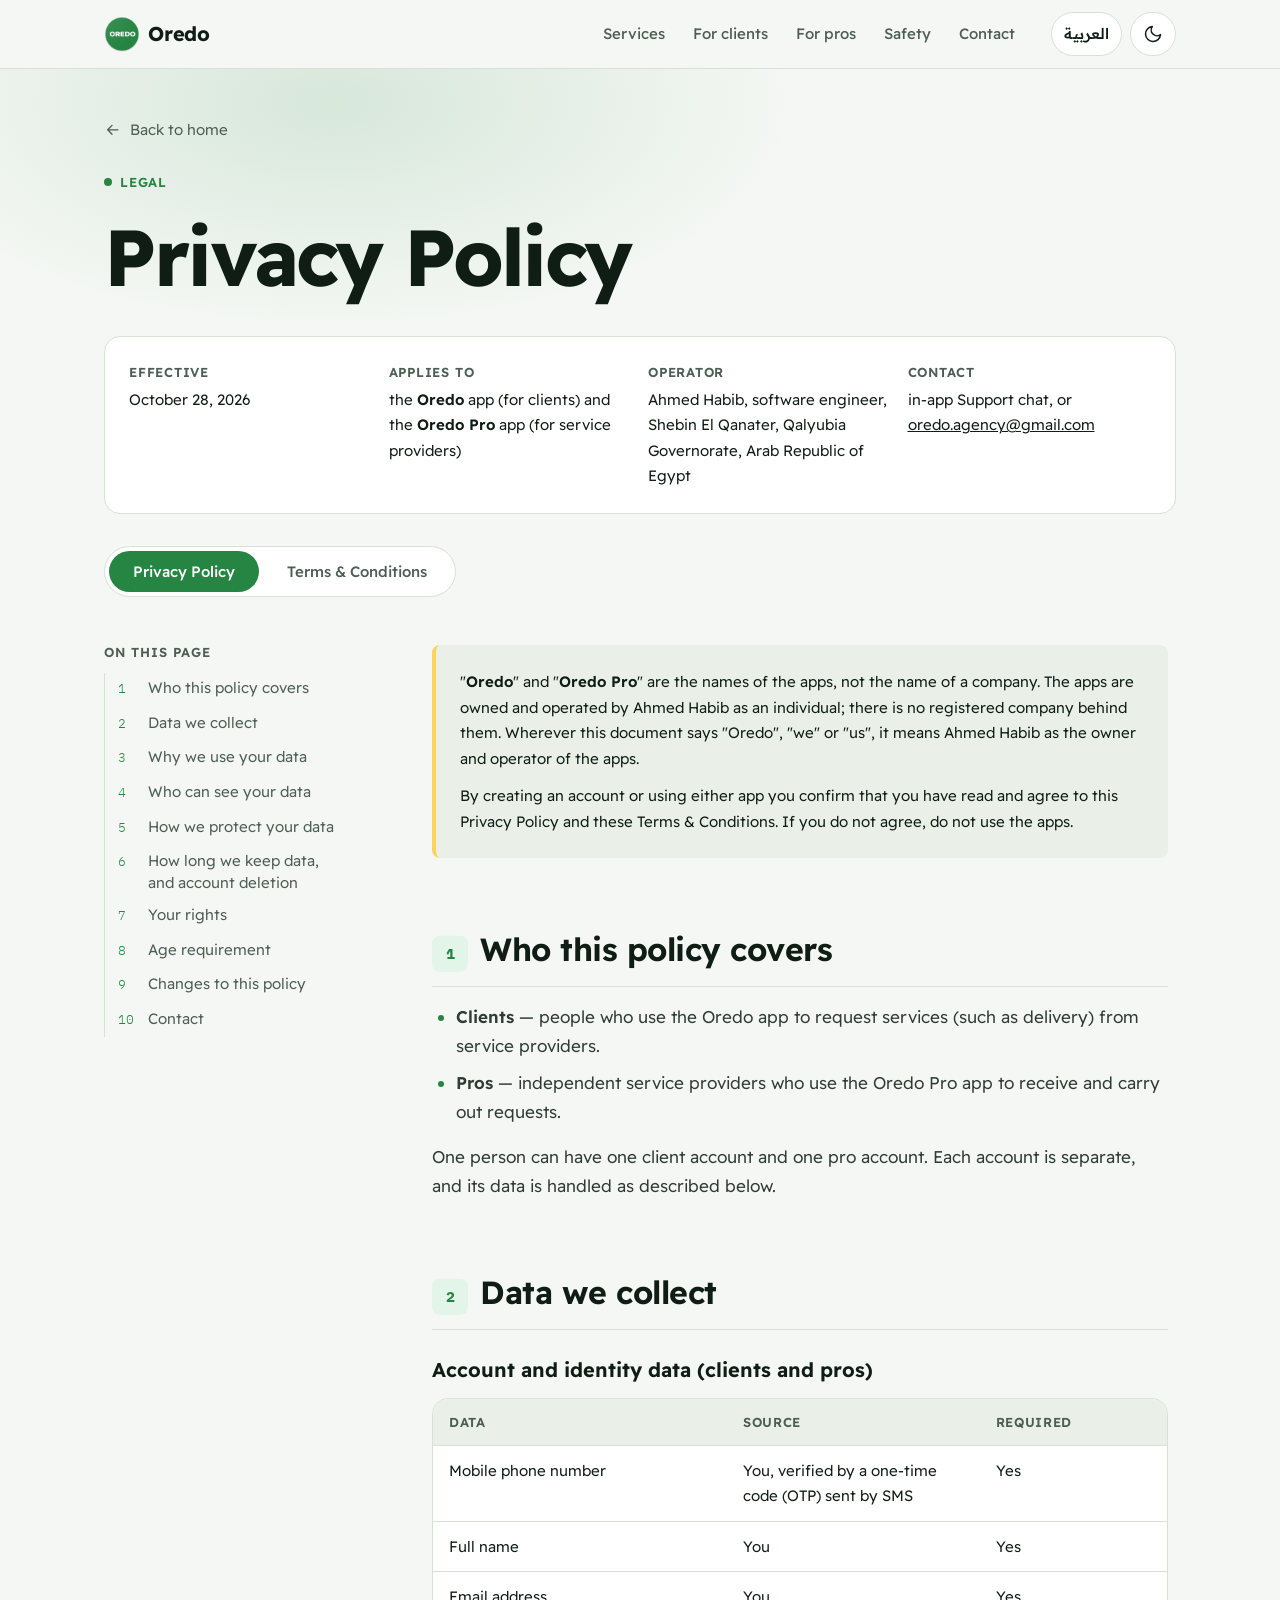
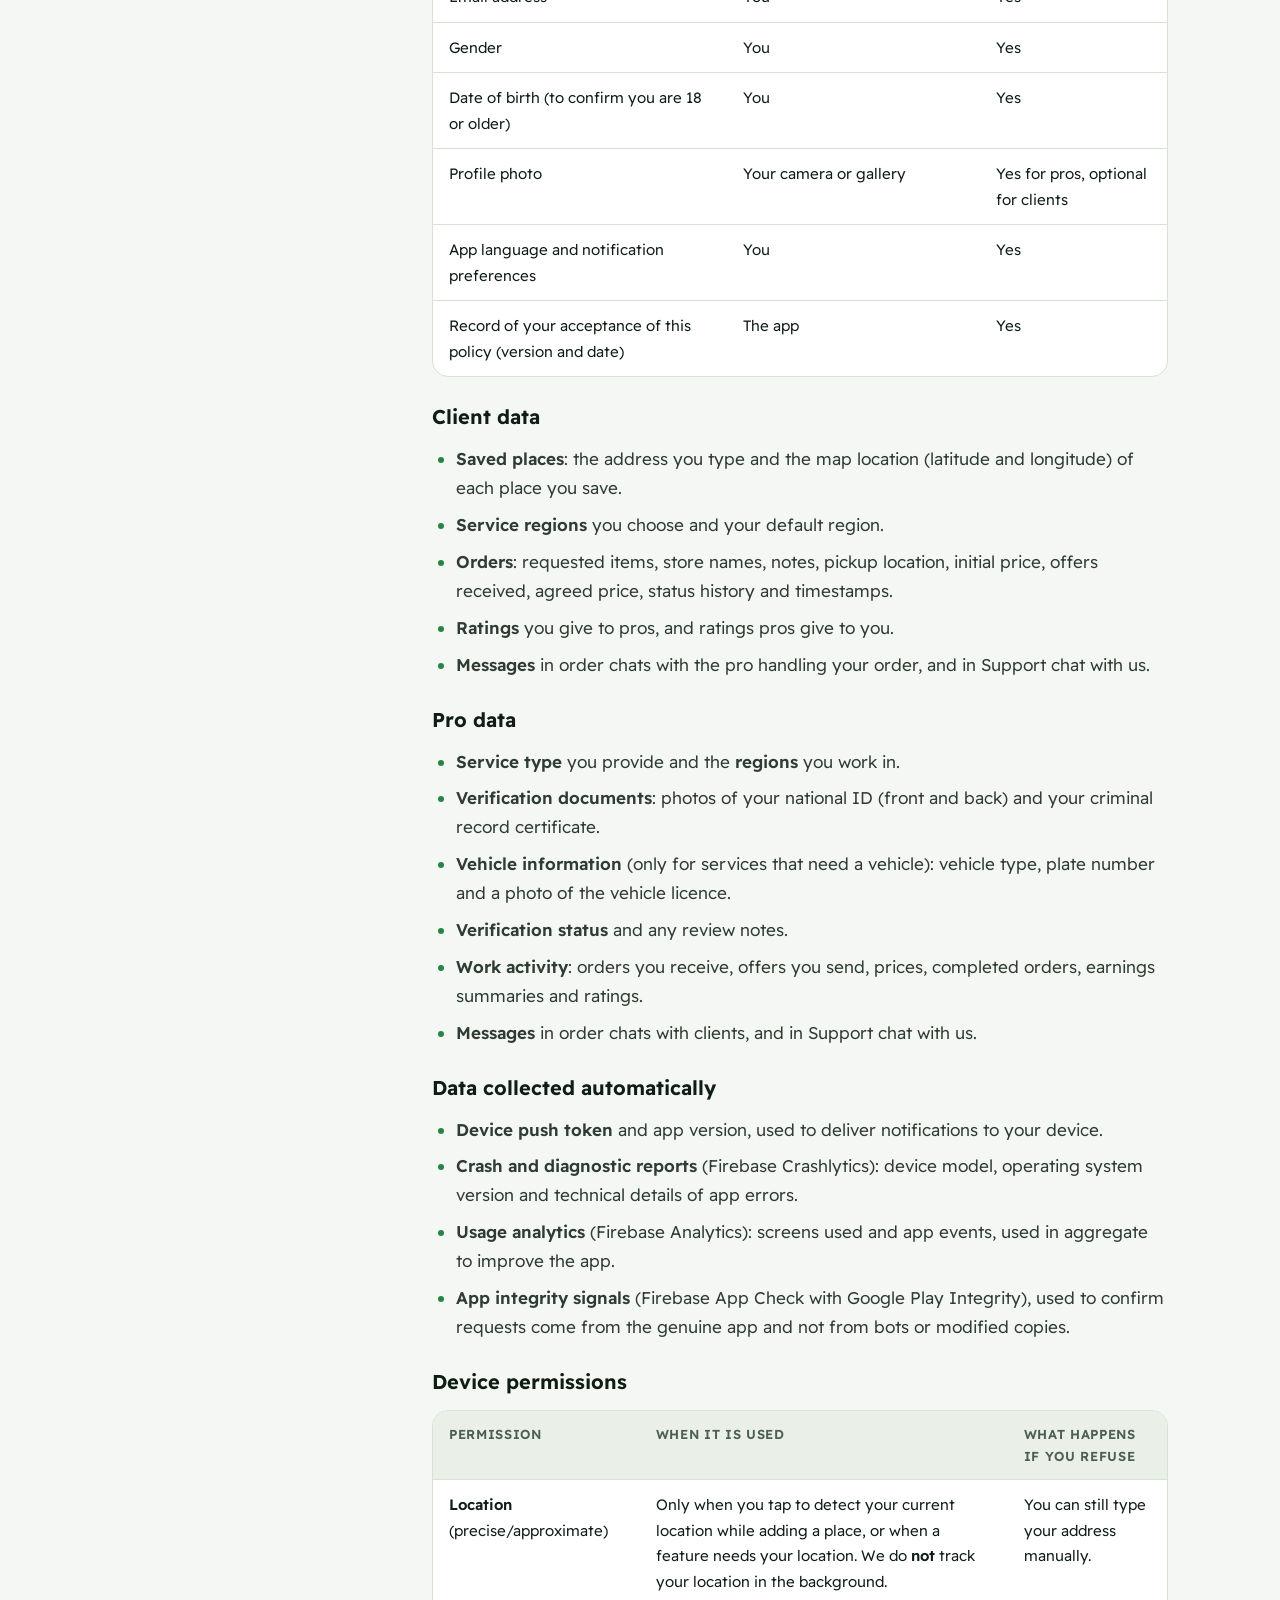
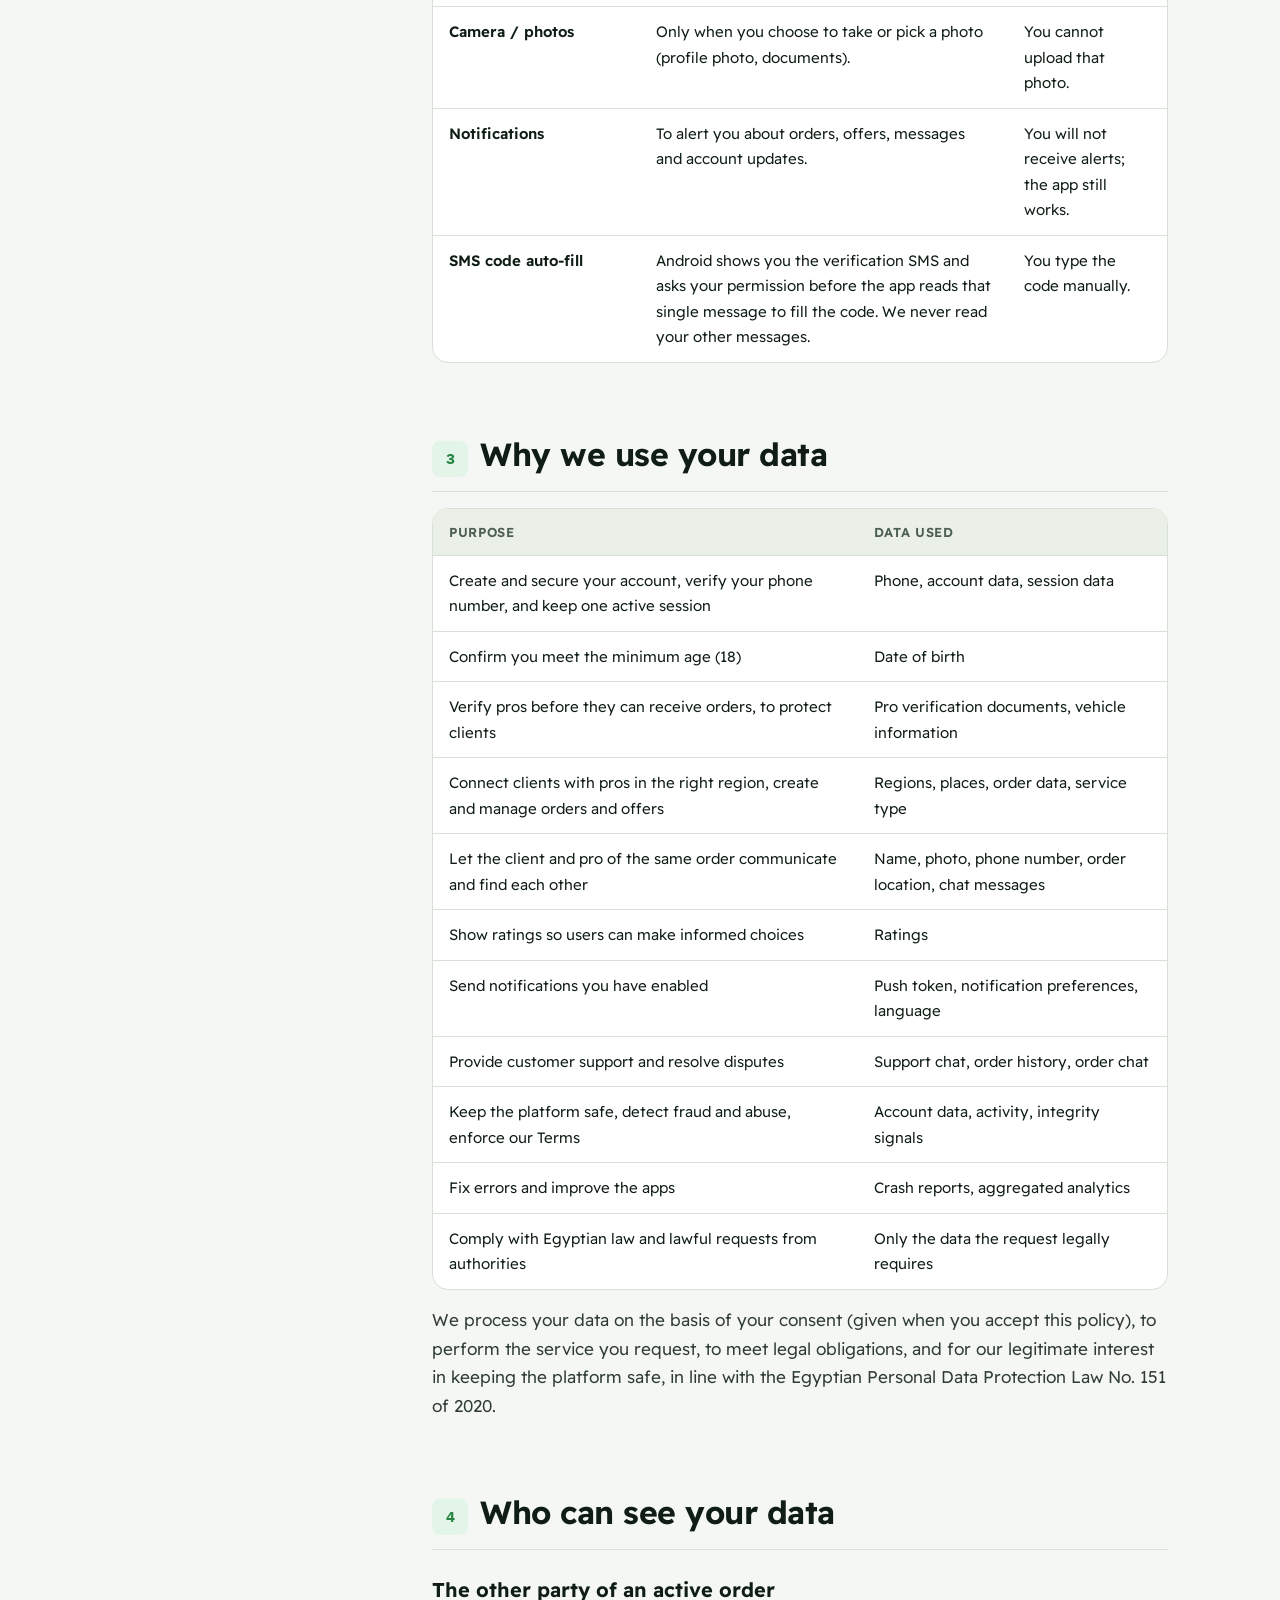
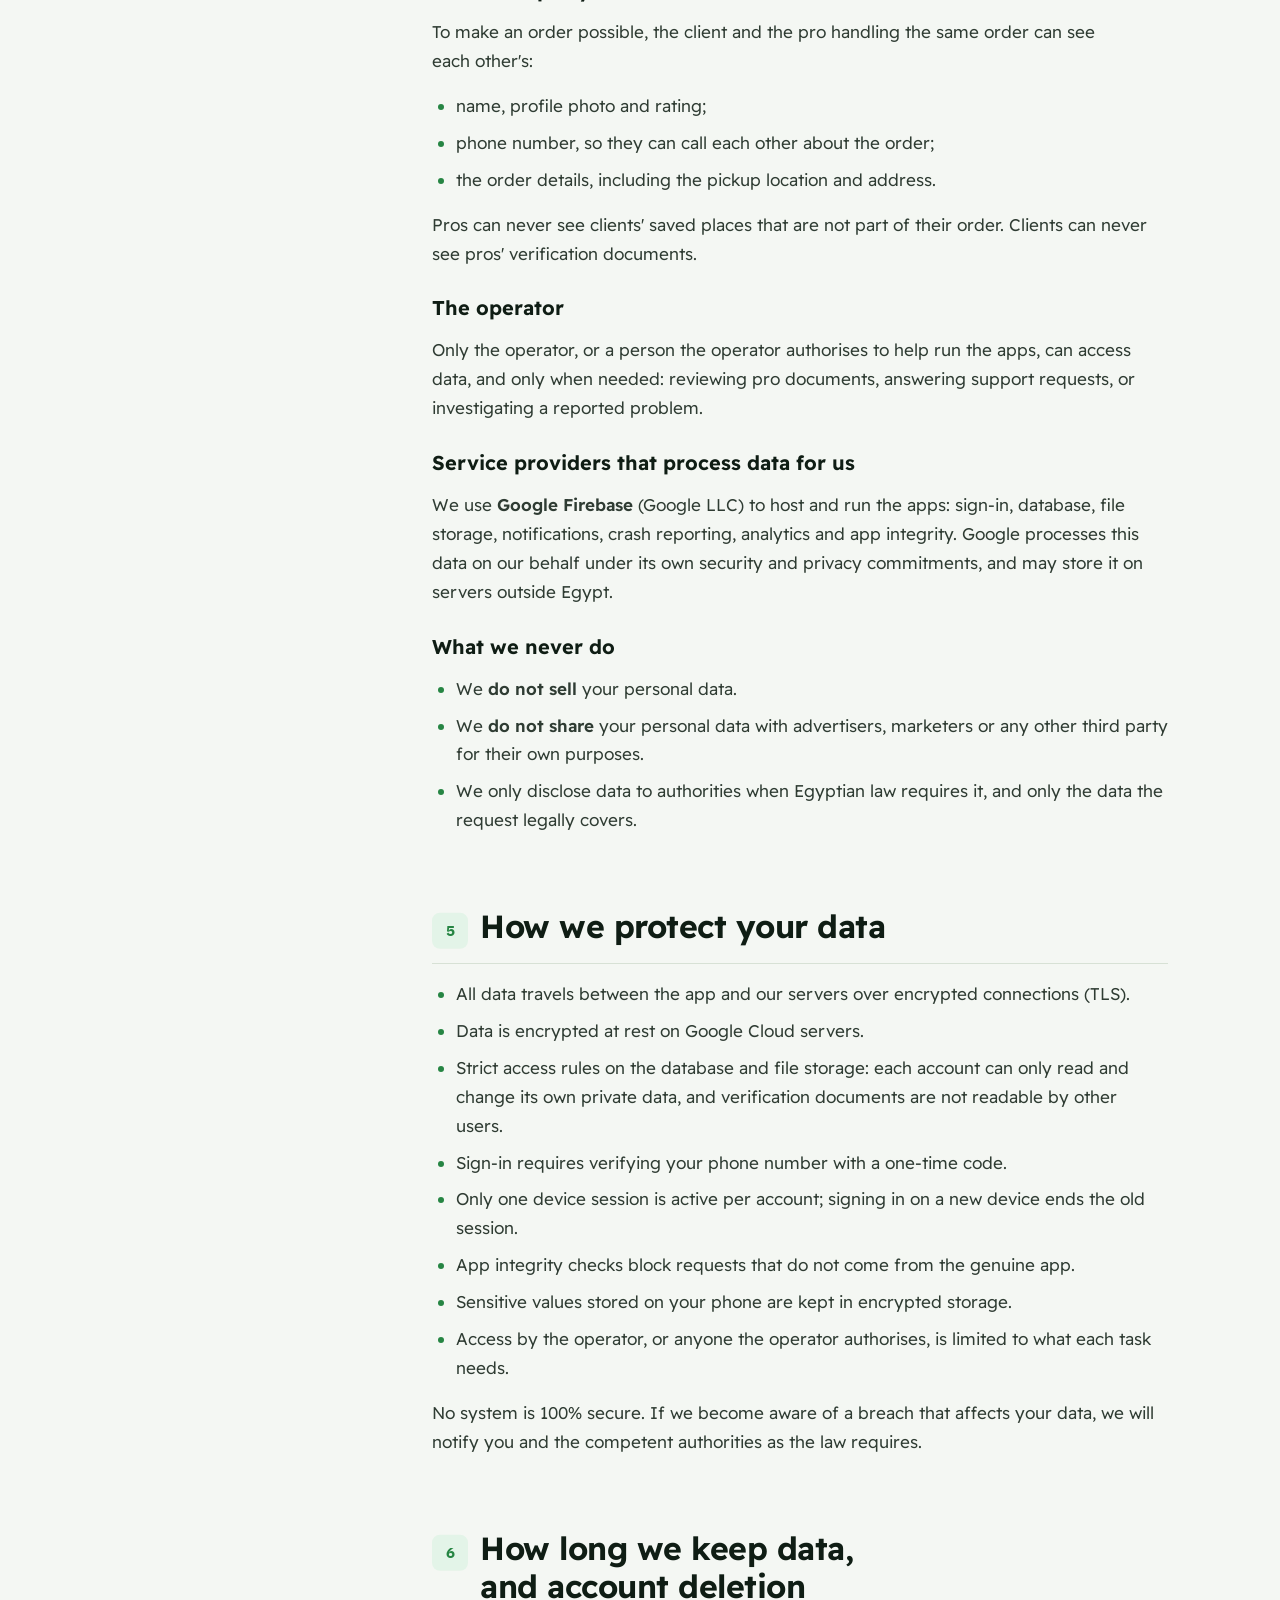
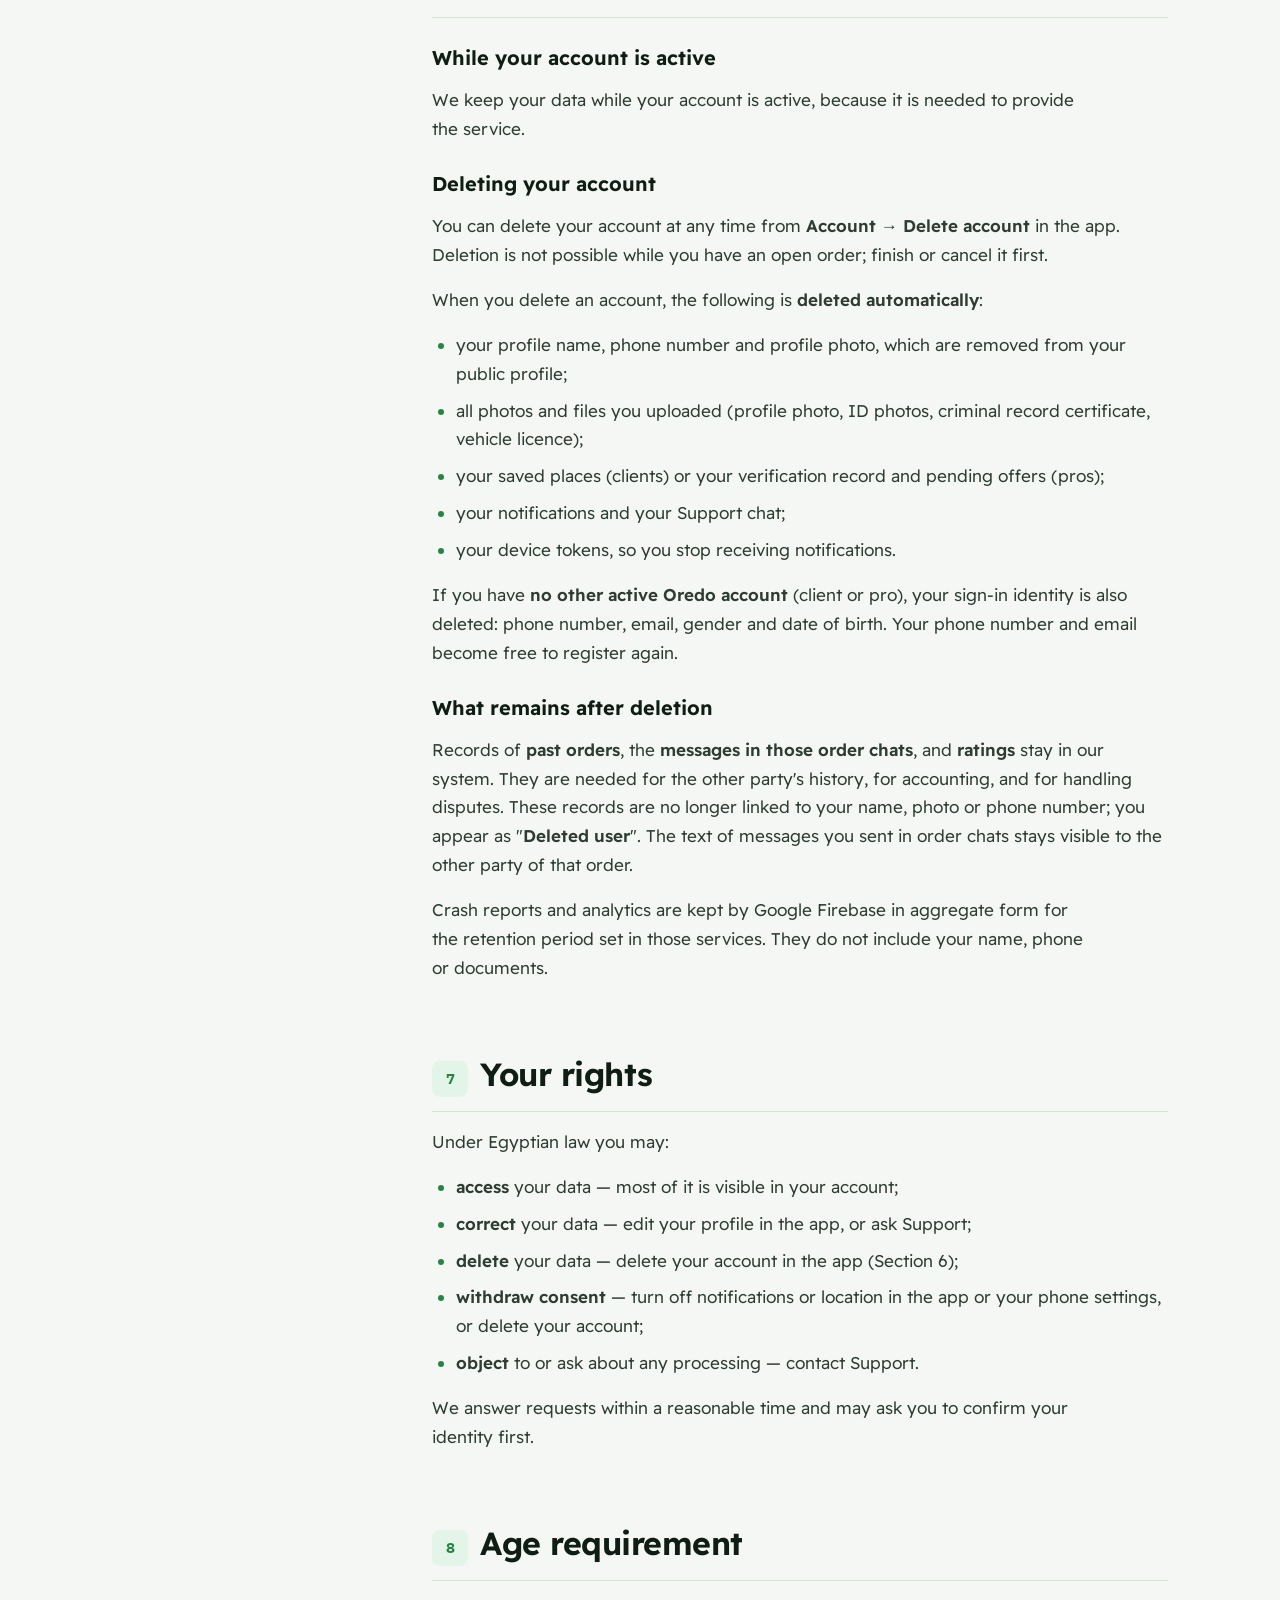
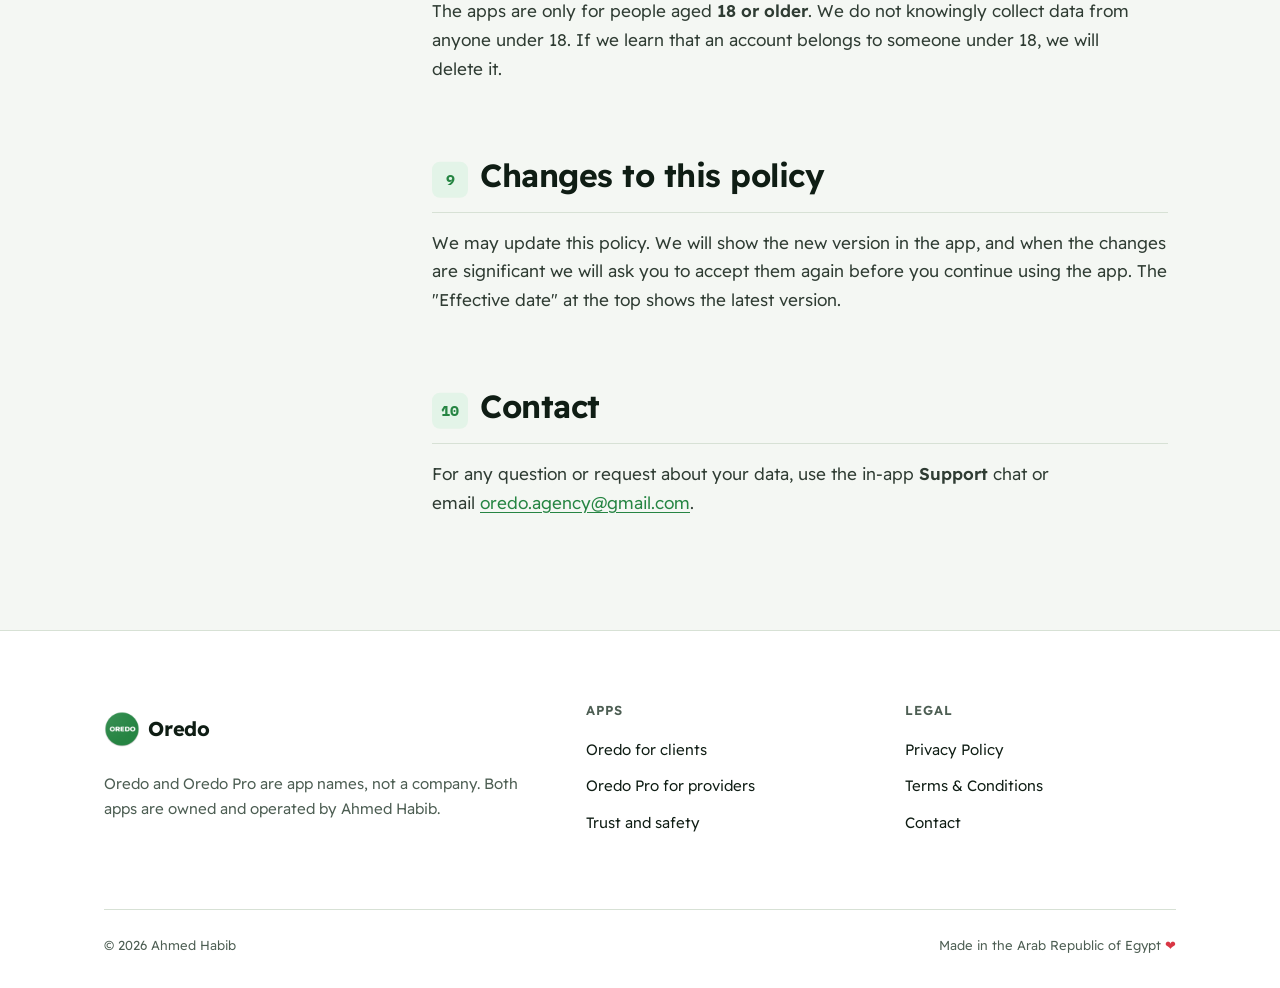
<file: en/privacy.html>
<!doctype html>
<html lang="en" dir="ltr">
<head>
  <meta charset="utf-8">
  <meta name="viewport" content="width=device-width, initial-scale=1">
  <title>Privacy Policy — Oredo</title>
  <meta name="description" content="How Oredo and Oredo Pro collect, use, protect and delete your personal data.">
  <meta name="theme-color" content="#268543">
  <link rel="alternate" hreflang="ar" href="../ar/privacy.html">
  <link rel="icon" type="image/png" href="../assets/images/oredo-logo.png">
  <link rel="preconnect" href="https://fonts.googleapis.com">
  <link rel="preconnect" href="https://fonts.gstatic.com" crossorigin>
  <link rel="stylesheet" href="https://fonts.googleapis.com/css2?family=IBM+Plex+Mono:wght@500;600&family=Readex+Pro:wght@300..700&display=swap">
  <link rel="stylesheet" href="../assets/css/tokens.css">
  <link rel="stylesheet" href="../assets/css/base.css">
  <link rel="stylesheet" href="../assets/css/layout.css">
  <link rel="stylesheet" href="../assets/css/components.css">
  <link rel="stylesheet" href="../assets/css/preloader.css">
  <link rel="stylesheet" href="../assets/css/legal.css">
</head>
<body>
  <div class="preloader" aria-hidden="true">
    <div class="preloader__mark">
      <img class="preloader__logo" src="../assets/images/oredo-logo.png" alt="" width="72" height="72">
    </div>
    <span class="preloader__bar"></span>
  </div>

  <a class="skip-link" href="#main">Skip to content</a>

  <header class="site-header">
    <div class="container site-header__inner">
      <a class="brand" href="index.html">
        <img class="brand__logo" src="../assets/images/oredo-logo.png" alt="" width="36" height="36">
        <span class="brand__name">Oredo</span>
      </a>
      <nav class="site-nav" aria-label="Main">
        <a href="index.html#services">Services</a>
        <a href="index.html#client">For clients</a>
        <a href="index.html#pro">For pros</a>
        <a href="index.html#trust">Safety</a>
        <a href="index.html#contact">Contact</a>
      </nav>
      <div class="site-header__actions">
        <a class="icon-button" href="../ar/privacy.html" hreflang="ar" lang="ar">العربية</a>
        <input class="theme-switch__input" type="checkbox" id="theme-switch">
        <label class="icon-button theme-switch__label" for="theme-switch" title="Switch theme">
          <span class="visually-hidden">Switch between light and dark mode</span>
          <svg class="theme-switch__icon--moon" aria-hidden="true" viewBox="0 0 24 24" fill="none" stroke="currentColor" stroke-width="1.8" stroke-linecap="round" stroke-linejoin="round"><path d="M21 12.79A9 9 0 1 1 11.21 3 7 7 0 0 0 21 12.79z"/></svg>
          <svg class="theme-switch__icon--sun" aria-hidden="true" viewBox="0 0 24 24" fill="none" stroke="currentColor" stroke-width="1.8" stroke-linecap="round" stroke-linejoin="round"><circle cx="12" cy="12" r="5"/><path d="M12 1v2M12 21v2M4.22 4.22l1.42 1.42M18.36 18.36l1.42 1.42M1 12h2M21 12h2M4.22 19.78l1.42-1.42M18.36 5.64l1.42-1.42"/></svg>
        </label>
      </div>
    </div>
  </header>

  <main id="main">
    <section class="legal-hero" aria-labelledby="page-title">
      <div class="container">
        <a class="legal-hero__back" href="index.html">
          <svg aria-hidden="true" viewBox="0 0 24 24" fill="none" stroke="currentColor" stroke-width="1.8" stroke-linecap="round" stroke-linejoin="round"><path d="M5 12h14M13 6l6 6-6 6"/></svg>
          Back to home
        </a>
        <span class="eyebrow eyebrow--client">Legal</span>
        <h1 class="legal-hero__title" id="page-title">Privacy Policy</h1>
        <dl class="legal-meta">
          <div>
            <dt>Effective</dt>
            <dd>October 28, 2026</dd>
          </div>
          <div>
            <dt>Applies to</dt>
            <dd>the <strong>Oredo</strong> app (for clients) and the <strong>Oredo Pro</strong> app (for service providers)</dd>
          </div>
          <div>
            <dt>Operator</dt>
            <dd>Ahmed Habib, software engineer, Shebin El Qanater, Qalyubia Governorate, Arab Republic of Egypt</dd>
          </div>
          <div>
            <dt>Contact</dt>
            <dd>in-app Support chat, or <a href="mailto:oredo.agency@gmail.com">oredo.agency@gmail.com</a></dd>
          </div>
        </dl>
      </div>
    </section>

    <div class="container">
      <nav class="legal-tabs" aria-label="Legal documents">
        <a class="legal-tabs__link" href="privacy.html" aria-current="page">Privacy Policy</a>
        <a class="legal-tabs__link" href="terms.html">Terms & Conditions</a>
      </nav>
    </div>

    <div class="container legal-layout">
      <aside class="legal-toc" aria-labelledby="toc-title">
        <h2 class="legal-toc__title" id="toc-title">On this page</h2>
        <ol class="legal-toc__list">
            <li><a href="#section-1"><span class="mono">1</span>Who this policy covers</a></li>
            <li><a href="#section-2"><span class="mono">2</span>Data we collect</a></li>
            <li><a href="#section-3"><span class="mono">3</span>Why we use your data</a></li>
            <li><a href="#section-4"><span class="mono">4</span>Who can see your data</a></li>
            <li><a href="#section-5"><span class="mono">5</span>How we protect your data</a></li>
            <li><a href="#section-6"><span class="mono">6</span>How long we keep data, and account deletion</a></li>
            <li><a href="#section-7"><span class="mono">7</span>Your rights</a></li>
            <li><a href="#section-8"><span class="mono">8</span>Age requirement</a></li>
            <li><a href="#section-9"><span class="mono">9</span>Changes to this policy</a></li>
            <li><a href="#section-10"><span class="mono">10</span>Contact</a></li>
        </ol>
      </aside>

      <article class="legal-content">
        <div class="legal-notice">
          <p>"<strong>Oredo</strong>" and "<strong>Oredo Pro</strong>" are the names of the apps, not the name of a company. The apps are owned and operated by Ahmed Habib as an individual; there is no registered company behind them. Wherever this document says "Oredo", "we" or "us", it means Ahmed Habib as the owner and operator of the apps.</p>
          <p>By creating an account or using either app you confirm that you have read and agree to this Privacy Policy and these Terms &amp; Conditions. If you do not agree, do not use the apps.</p>
        </div>

        <section class="legal-section" id="section-1" aria-labelledby="section-1-title">
          <h2 id="section-1-title"><span class="legal-section__number mono">1</span>Who this policy covers</h2>
          <ul>
            <li><strong>Clients</strong> — people who use the Oredo app to request services (such as delivery) from service providers.</li>
            <li><strong>Pros</strong> — independent service providers who use the Oredo Pro app to receive and carry out requests.</li>
          </ul>
          <p>One person can have one client account and one pro account. Each account is separate, and its data is handled as described below.</p>
        </section>

        <section class="legal-section" id="section-2" aria-labelledby="section-2-title">
          <h2 id="section-2-title"><span class="legal-section__number mono">2</span>Data we collect</h2>
          <h3>Account and identity data (clients and pros)</h3>
          <div class="legal-table">
            <table>
              <thead><tr><th scope="col">Data</th><th scope="col">Source</th><th scope="col">Required</th></tr></thead>
              <tbody>
              <tr><td>Mobile phone number</td><td>You, verified by a one-time code (OTP) sent by SMS</td><td>Yes</td></tr>
              <tr><td>Full name</td><td>You</td><td>Yes</td></tr>
              <tr><td>Email address</td><td>You</td><td>Yes</td></tr>
              <tr><td>Gender</td><td>You</td><td>Yes</td></tr>
              <tr><td>Date of birth (to confirm you are 18 or older)</td><td>You</td><td>Yes</td></tr>
              <tr><td>Profile photo</td><td>Your camera or gallery</td><td>Yes for pros, optional for clients</td></tr>
              <tr><td>App language and notification preferences</td><td>You</td><td>Yes</td></tr>
              <tr><td>Record of your acceptance of this policy (version and date)</td><td>The app</td><td>Yes</td></tr>
              </tbody>
            </table>
          </div>
          <h3>Client data</h3>
          <ul>
            <li><strong>Saved places</strong>: the address you type and the map location (latitude and longitude) of each place you save.</li>
            <li><strong>Service regions</strong> you choose and your default region.</li>
            <li><strong>Orders</strong>: requested items, store names, notes, pickup location, initial price, offers received, agreed price, status history and timestamps.</li>
            <li><strong>Ratings</strong> you give to pros, and ratings pros give to you.</li>
            <li><strong>Messages</strong> in order chats with the pro handling your order, and in Support chat with us.</li>
          </ul>
          <h3>Pro data</h3>
          <ul>
            <li><strong>Service type</strong> you provide and the <strong>regions</strong> you work in.</li>
            <li><strong>Verification documents</strong>: photos of your national ID (front and back) and your criminal record certificate.</li>
            <li><strong>Vehicle information</strong> (only for services that need a vehicle): vehicle type, plate number and a photo of the vehicle licence.</li>
            <li><strong>Verification status</strong> and any review notes.</li>
            <li><strong>Work activity</strong>: orders you receive, offers you send, prices, completed orders, earnings summaries and ratings.</li>
            <li><strong>Messages</strong> in order chats with clients, and in Support chat with us.</li>
          </ul>
          <h3>Data collected automatically</h3>
          <ul>
            <li><strong>Device push token</strong> and app version, used to deliver notifications to your device.</li>
            <li><strong>Crash and diagnostic reports</strong> (Firebase Crashlytics): device model, operating system version and technical details of app errors.</li>
            <li><strong>Usage analytics</strong> (Firebase Analytics): screens used and app events, used in aggregate to improve the app.</li>
            <li><strong>App integrity signals</strong> (Firebase App Check with Google Play Integrity), used to confirm requests come from the genuine app and not from bots or modified copies.</li>
          </ul>
          <h3>Device permissions</h3>
          <div class="legal-table">
            <table>
              <thead><tr><th scope="col">Permission</th><th scope="col">When it is used</th><th scope="col">What happens if you refuse</th></tr></thead>
              <tbody>
              <tr><td><strong>Location</strong> (precise/approximate)</td><td>Only when you tap to detect your current location while adding a place, or when a feature needs your location. We do <strong>not</strong> track your location in the background.</td><td>You can still type your address manually.</td></tr>
              <tr><td><strong>Camera / photos</strong></td><td>Only when you choose to take or pick a photo (profile photo, documents).</td><td>You cannot upload that photo.</td></tr>
              <tr><td><strong>Notifications</strong></td><td>To alert you about orders, offers, messages and account updates.</td><td>You will not receive alerts; the app still works.</td></tr>
              <tr><td><strong>SMS code auto-fill</strong></td><td>Android shows you the verification SMS and asks your permission before the app reads that single message to fill the code. We never read your other messages.</td><td>You type the code manually.</td></tr>
              </tbody>
            </table>
          </div>
        </section>

        <section class="legal-section" id="section-3" aria-labelledby="section-3-title">
          <h2 id="section-3-title"><span class="legal-section__number mono">3</span>Why we use your data</h2>
          <div class="legal-table">
            <table>
              <thead><tr><th scope="col">Purpose</th><th scope="col">Data used</th></tr></thead>
              <tbody>
              <tr><td>Create and secure your account, verify your phone number, and keep one active session</td><td>Phone, account data, session data</td></tr>
              <tr><td>Confirm you meet the minimum age (18)</td><td>Date of birth</td></tr>
              <tr><td>Verify pros before they can receive orders, to protect clients</td><td>Pro verification documents, vehicle information</td></tr>
              <tr><td>Connect clients with pros in the right region, create and manage orders and offers</td><td>Regions, places, order data, service type</td></tr>
              <tr><td>Let the client and pro of the same order communicate and find each other</td><td>Name, photo, phone number, order location, chat messages</td></tr>
              <tr><td>Show ratings so users can make informed choices</td><td>Ratings</td></tr>
              <tr><td>Send notifications you have enabled</td><td>Push token, notification preferences, language</td></tr>
              <tr><td>Provide customer support and resolve disputes</td><td>Support chat, order history, order chat</td></tr>
              <tr><td>Keep the platform safe, detect fraud and abuse, enforce our Terms</td><td>Account data, activity, integrity signals</td></tr>
              <tr><td>Fix errors and improve the apps</td><td>Crash reports, aggregated analytics</td></tr>
              <tr><td>Comply with Egyptian law and lawful requests from authorities</td><td>Only the data the request legally requires</td></tr>
              </tbody>
            </table>
          </div>
          <p>We process your data on the basis of your consent (given when you accept this policy), to perform the service you request, to meet legal obligations, and for our legitimate interest in keeping the platform safe, in line with the Egyptian Personal Data Protection Law No. 151 of 2020.</p>
        </section>

        <section class="legal-section" id="section-4" aria-labelledby="section-4-title">
          <h2 id="section-4-title"><span class="legal-section__number mono">4</span>Who can see your data</h2>
          <h3>The other party of an active order</h3>
          <p>To make an order possible, the client and the pro handling the same order can see each other's:</p>
          <ul>
            <li>name, profile photo and rating;</li>
            <li>phone number, so they can call each other about the order;</li>
            <li>the order details, including the pickup location and address.</li>
          </ul>
          <p>Pros can never see clients' saved places that are not part of their order. Clients can never see pros' verification documents.</p>
          <h3>The operator</h3>
          <p>Only the operator, or a person the operator authorises to help run the apps, can access data, and only when needed: reviewing pro documents, answering support requests, or investigating a reported problem.</p>
          <h3>Service providers that process data for us</h3>
          <p>We use <strong>Google Firebase</strong> (Google LLC) to host and run the apps: sign-in, database, file storage, notifications, crash reporting, analytics and app integrity. Google processes this data on our behalf under its own security and privacy commitments, and may store it on servers outside Egypt.</p>
          <h3>What we never do</h3>
          <ul>
            <li>We <strong>do not sell</strong> your personal data.</li>
            <li>We <strong>do not share</strong> your personal data with advertisers, marketers or any other third party for their own purposes.</li>
            <li>We only disclose data to authorities when Egyptian law requires it, and only the data the request legally covers.</li>
          </ul>
        </section>

        <section class="legal-section" id="section-5" aria-labelledby="section-5-title">
          <h2 id="section-5-title"><span class="legal-section__number mono">5</span>How we protect your data</h2>
          <ul>
            <li>All data travels between the app and our servers over encrypted connections (TLS).</li>
            <li>Data is encrypted at rest on Google Cloud servers.</li>
            <li>Strict access rules on the database and file storage: each account can only read and change its own private data, and verification documents are not readable by other users.</li>
            <li>Sign-in requires verifying your phone number with a one-time code.</li>
            <li>Only one device session is active per account; signing in on a new device ends the old session.</li>
            <li>App integrity checks block requests that do not come from the genuine app.</li>
            <li>Sensitive values stored on your phone are kept in encrypted storage.</li>
            <li>Access by the operator, or anyone the operator authorises, is limited to what each task needs.</li>
          </ul>
          <p>No system is 100% secure. If we become aware of a breach that affects your data, we will notify you and the competent authorities as the law requires.</p>
        </section>

        <section class="legal-section" id="section-6" aria-labelledby="section-6-title">
          <h2 id="section-6-title"><span class="legal-section__number mono">6</span>How long we keep data, and account deletion</h2>
          <h3>While your account is active</h3>
          <p>We keep your data while your account is active, because it is needed to provide the service.</p>
          <h3>Deleting your account</h3>
          <p>You can delete your account at any time from <strong>Account → Delete account</strong> in the app. Deletion is not possible while you have an open order; finish or cancel it first.</p>
          <p>When you delete an account, the following is <strong>deleted automatically</strong>:</p>
          <ul>
            <li>your profile name, phone number and profile photo, which are removed from your public profile;</li>
            <li>all photos and files you uploaded (profile photo, ID photos, criminal record certificate, vehicle licence);</li>
            <li>your saved places (clients) or your verification record and pending offers (pros);</li>
            <li>your notifications and your Support chat;</li>
            <li>your device tokens, so you stop receiving notifications.</li>
          </ul>
          <p>If you have <strong>no other active Oredo account</strong> (client or pro), your sign-in identity is also deleted: phone number, email, gender and date of birth. Your phone number and email become free to register again.</p>
          <h3>What remains after deletion</h3>
          <p>Records of <strong>past orders</strong>, the <strong>messages in those order chats</strong>, and <strong>ratings</strong> stay in our system. They are needed for the other party's history, for accounting, and for handling disputes. These records are no longer linked to your name, photo or phone number; you appear as "<strong>Deleted user</strong>". The text of messages you sent in order chats stays visible to the other party of that order.</p>
          <p>Crash reports and analytics are kept by Google Firebase in aggregate form for the retention period set in those services. They do not include your name, phone or documents.</p>
        </section>

        <section class="legal-section" id="section-7" aria-labelledby="section-7-title">
          <h2 id="section-7-title"><span class="legal-section__number mono">7</span>Your rights</h2>
          <p>Under Egyptian law you may:</p>
          <ul>
            <li><strong>access</strong> your data — most of it is visible in your account;</li>
            <li><strong>correct</strong> your data — edit your profile in the app, or ask Support;</li>
            <li><strong>delete</strong> your data — delete your account in the app (Section 6);</li>
            <li><strong>withdraw consent</strong> — turn off notifications or location in the app or your phone settings, or delete your account;</li>
            <li><strong>object</strong> to or ask about any processing — contact Support.</li>
          </ul>
          <p>We answer requests within a reasonable time and may ask you to confirm your identity first.</p>
        </section>

        <section class="legal-section" id="section-8" aria-labelledby="section-8-title">
          <h2 id="section-8-title"><span class="legal-section__number mono">8</span>Age requirement</h2>
          <p>The apps are only for people aged <strong>18 or older</strong>. We do not knowingly collect data from anyone under 18. If we learn that an account belongs to someone under 18, we will delete it.</p>
        </section>

        <section class="legal-section" id="section-9" aria-labelledby="section-9-title">
          <h2 id="section-9-title"><span class="legal-section__number mono">9</span>Changes to this policy</h2>
          <p>We may update this policy. We will show the new version in the app, and when the changes are significant we will ask you to accept them again before you continue using the app. The "Effective date" at the top shows the latest version.</p>
        </section>

        <section class="legal-section" id="section-10" aria-labelledby="section-10-title">
          <h2 id="section-10-title"><span class="legal-section__number mono">10</span>Contact</h2>
          <p>For any question or request about your data, use the in-app <strong>Support</strong> chat or email <a href="mailto:oredo.agency@gmail.com">oredo.agency@gmail.com</a>.</p>
        </section>
      </article>
    </div>
  </main>

  <footer class="site-footer">
    <div class="container">
      <div class="site-footer__grid">
        <div class="site-footer__about">
          <a class="brand" href="index.html">
            <img class="brand__logo" src="../assets/images/oredo-logo.png" alt="" width="36" height="36">
            <span>Oredo</span>
          </a>
          <p>Oredo and Oredo Pro are app names, not a company. Both apps are owned and operated by Ahmed Habib.</p>
        </div>
        <div>
          <h2 class="site-footer__title">Apps</h2>
          <ul class="site-footer__links">
            <li><a href="index.html#client">Oredo for clients</a></li>
            <li><a href="index.html#pro">Oredo Pro for providers</a></li>
            <li><a href="index.html#trust">Trust and safety</a></li>
          </ul>
        </div>
        <div>
          <h2 class="site-footer__title">Legal</h2>
          <ul class="site-footer__links">
            <li><a href="privacy.html">Privacy Policy</a></li>
            <li><a href="terms.html">Terms & Conditions</a></li>
            <li><a href="index.html#contact">Contact</a></li>
          </ul>
        </div>
      </div>
      <div class="site-footer__bottom">
        <span>© 2026 Ahmed Habib</span>
        <span>Made in the Arab Republic of Egypt <span class="site-footer__heart" aria-hidden="true">❤</span></span>
      </div>
    </div>
  </footer>
  <script>addEventListener("load", () => document.documentElement.classList.add("is-loaded"));</script>
</body>
</html>
</file>
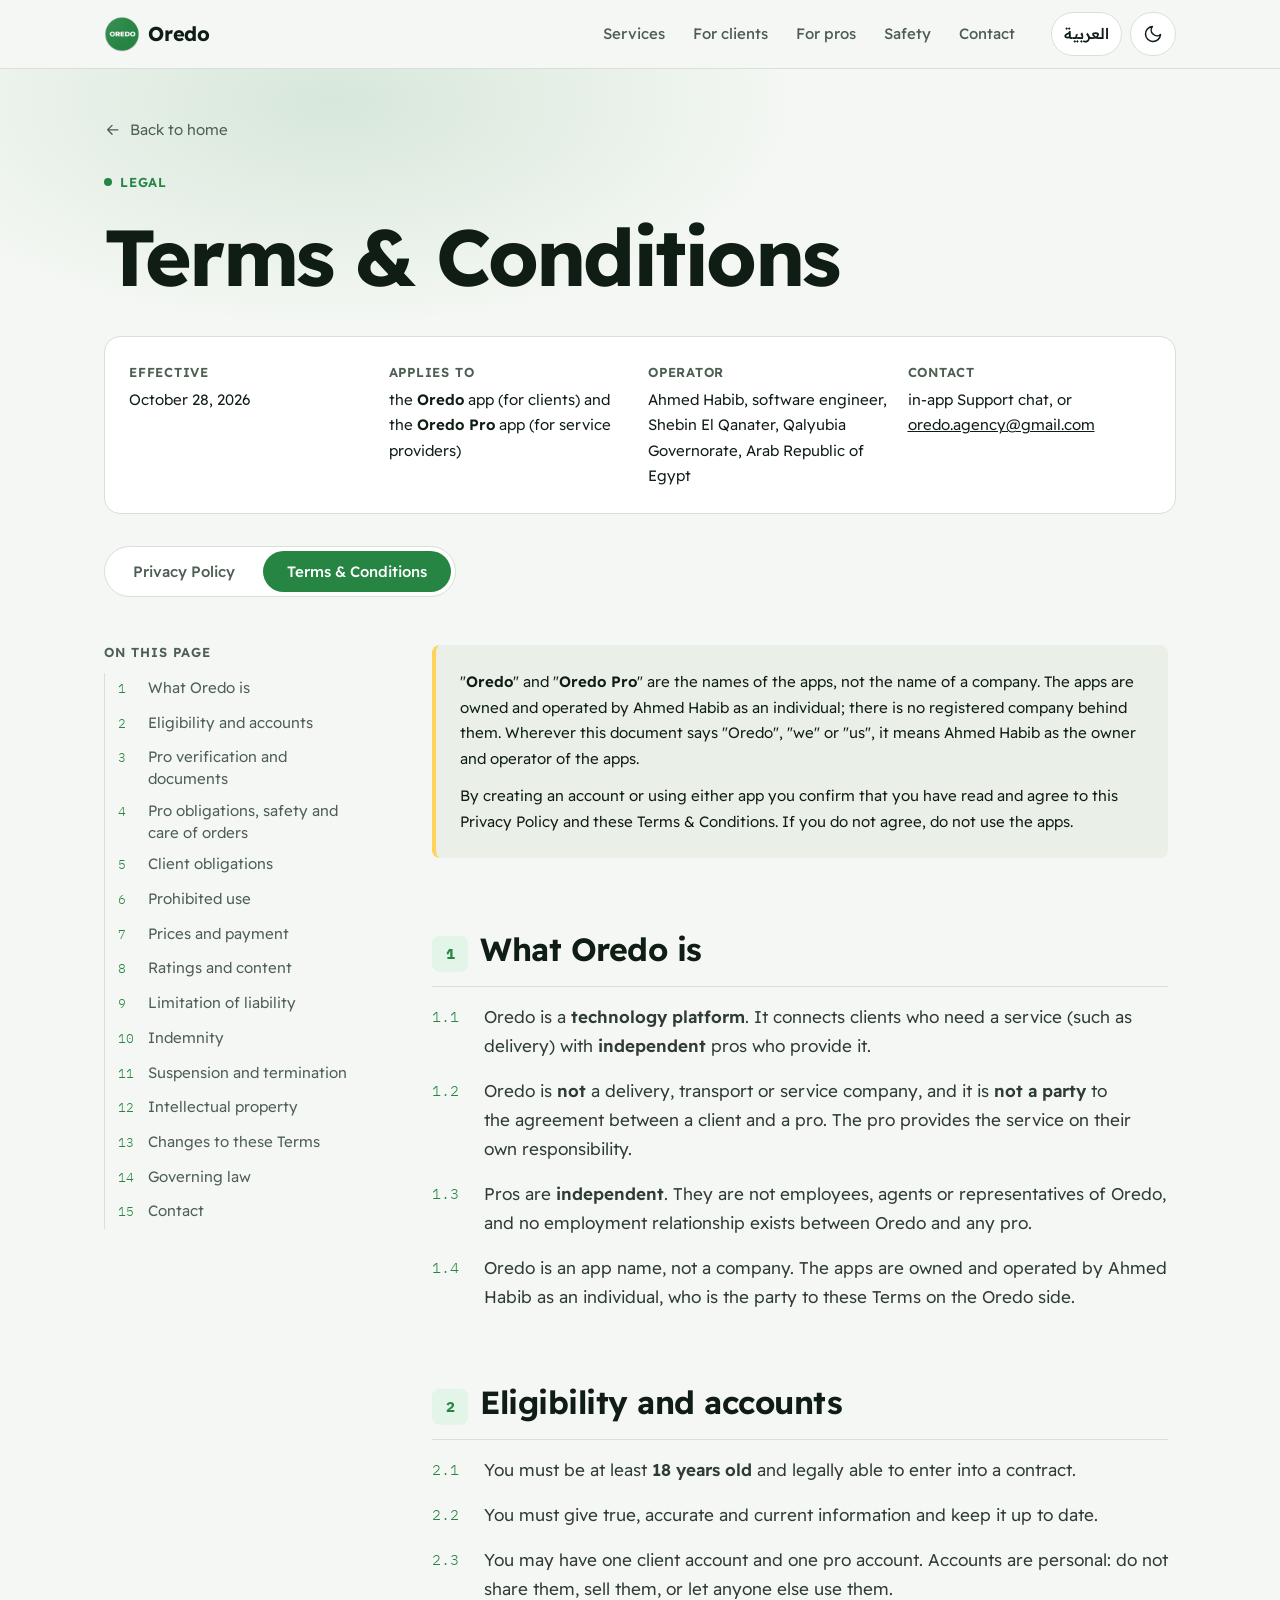
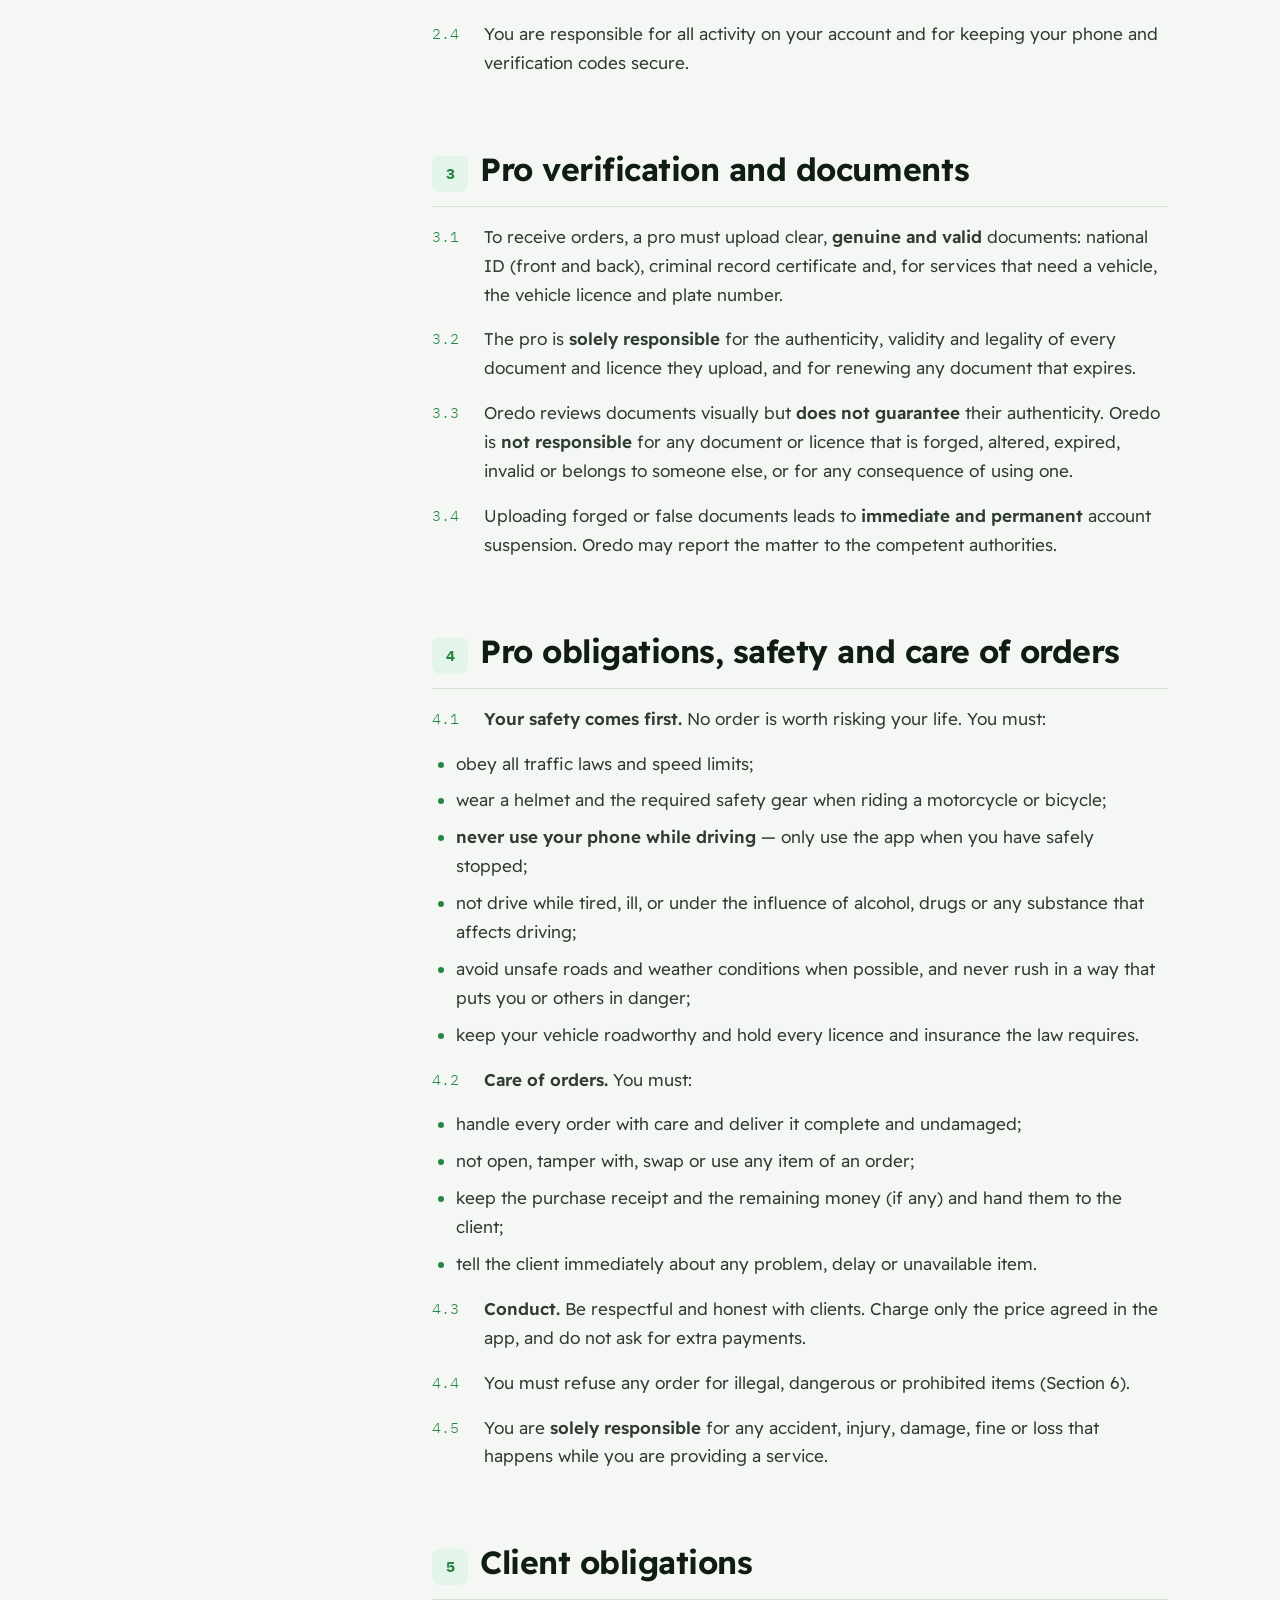
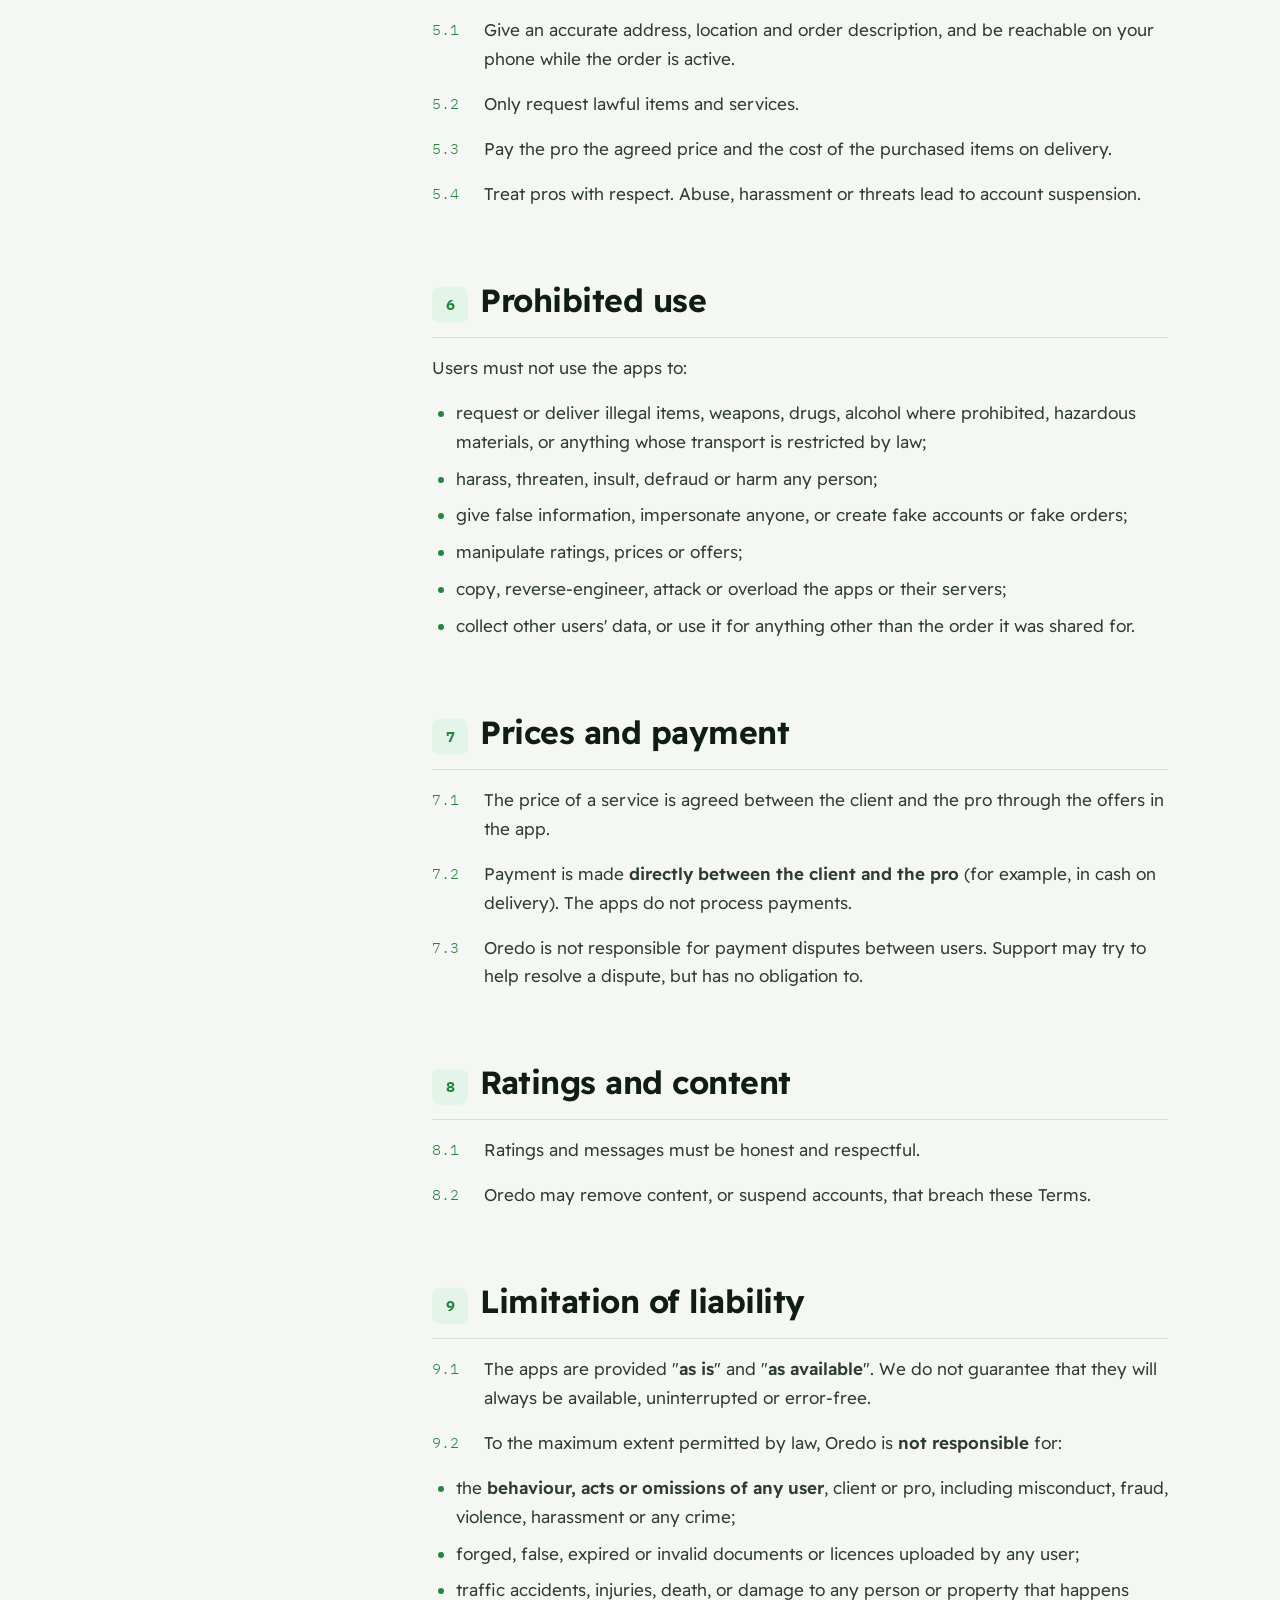
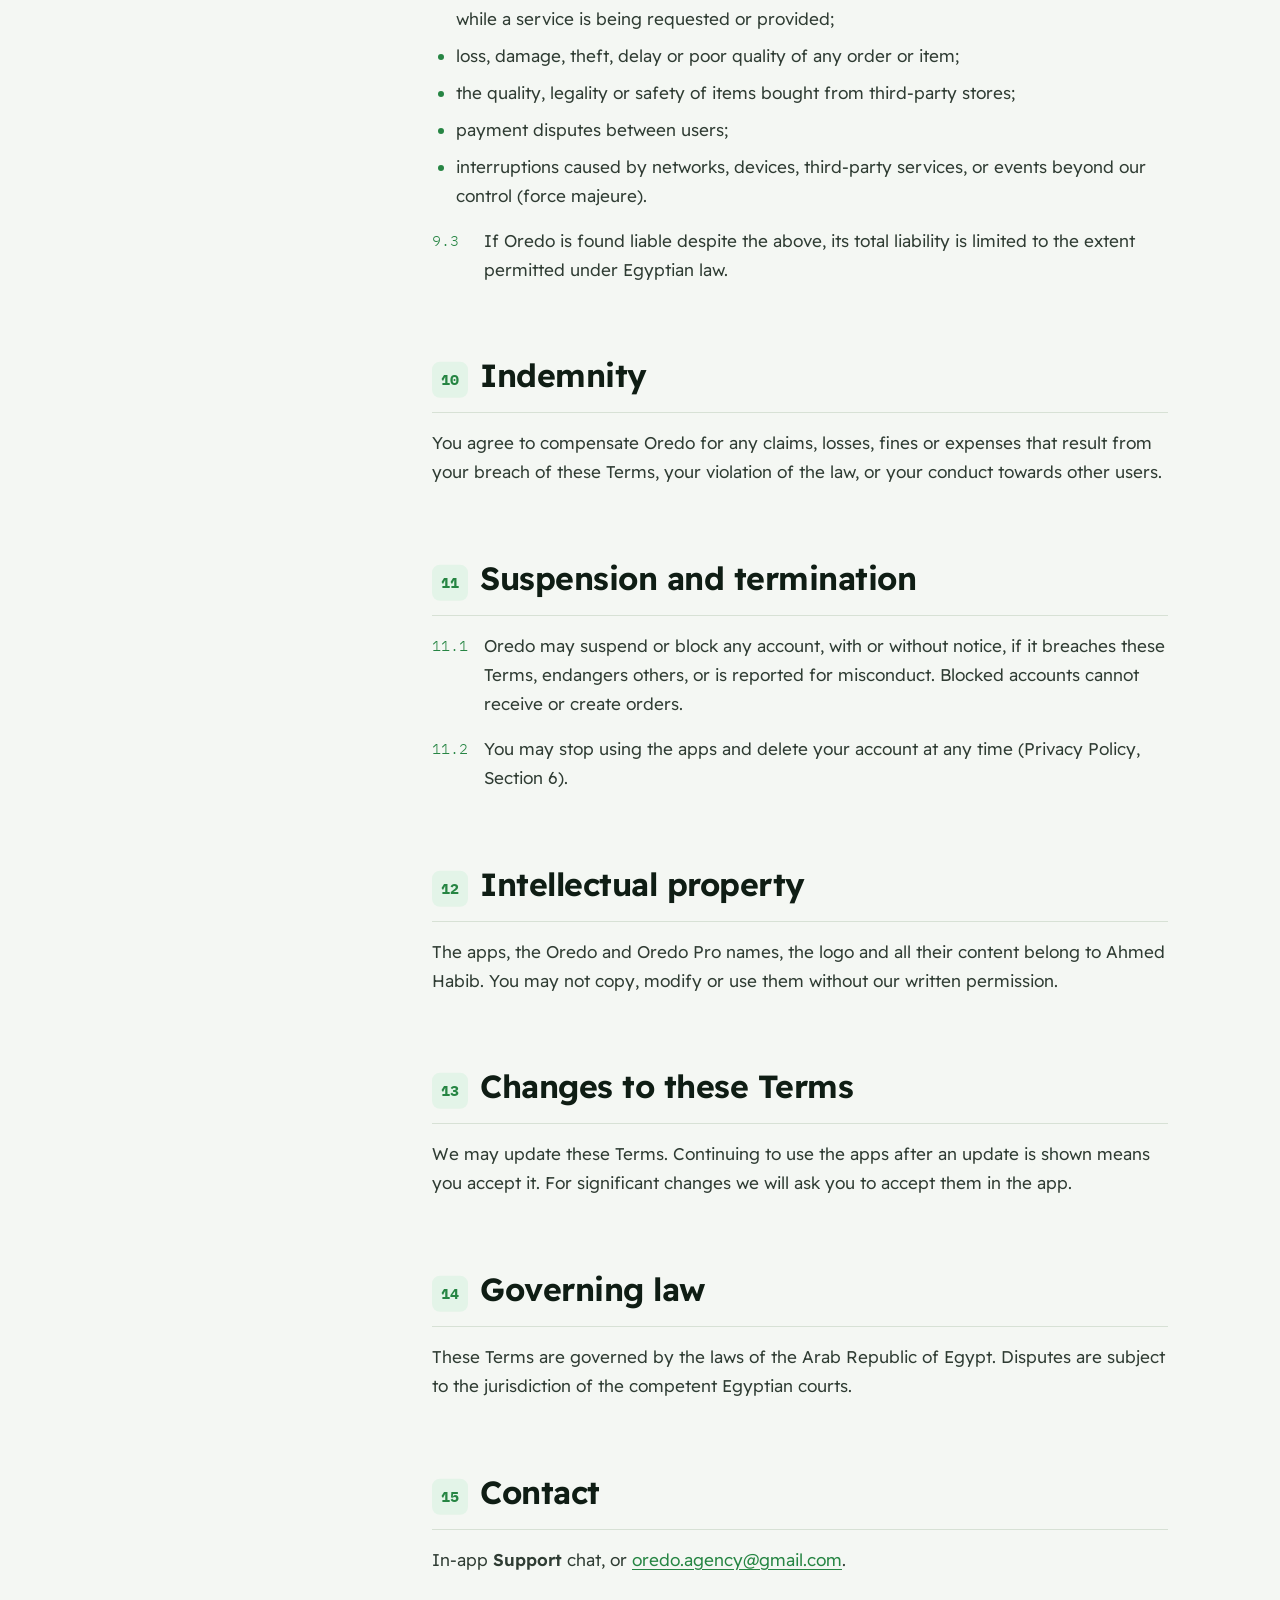
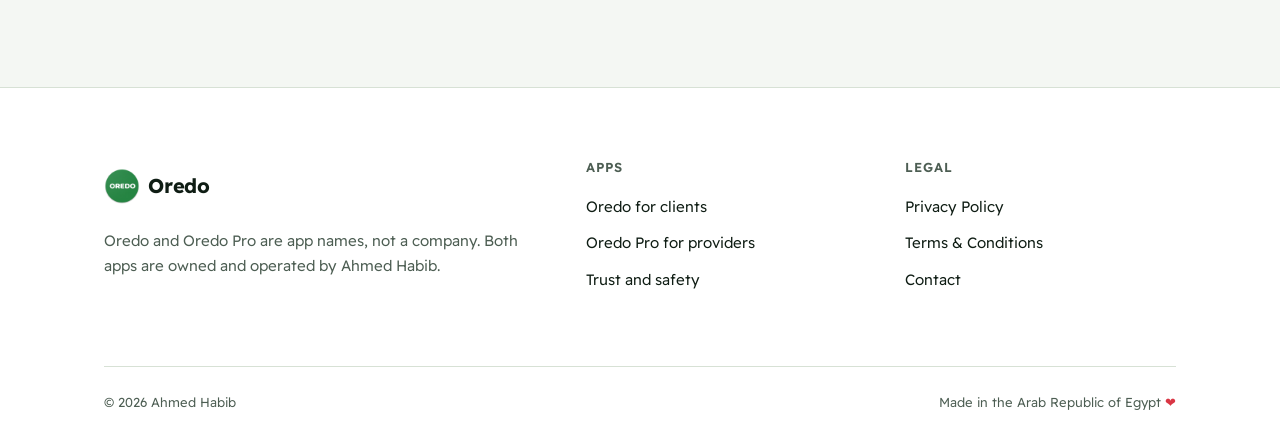
<file: en/terms.html>
<!doctype html>
<html lang="en" dir="ltr">
<head>
  <meta charset="utf-8">
  <meta name="viewport" content="width=device-width, initial-scale=1">
  <title>Terms & Conditions — Oredo</title>
  <meta name="description" content="The rules for using the Oredo and Oredo Pro apps.">
  <meta name="theme-color" content="#268543">
  <link rel="alternate" hreflang="ar" href="../ar/terms.html">
  <link rel="icon" type="image/png" href="../assets/images/oredo-logo.png">
  <link rel="preconnect" href="https://fonts.googleapis.com">
  <link rel="preconnect" href="https://fonts.gstatic.com" crossorigin>
  <link rel="stylesheet" href="https://fonts.googleapis.com/css2?family=IBM+Plex+Mono:wght@500;600&family=Readex+Pro:wght@300..700&display=swap">
  <link rel="stylesheet" href="../assets/css/tokens.css">
  <link rel="stylesheet" href="../assets/css/base.css">
  <link rel="stylesheet" href="../assets/css/layout.css">
  <link rel="stylesheet" href="../assets/css/components.css">
  <link rel="stylesheet" href="../assets/css/preloader.css">
  <link rel="stylesheet" href="../assets/css/legal.css">
</head>
<body>
  <div class="preloader" aria-hidden="true">
    <div class="preloader__mark">
      <img class="preloader__logo" src="../assets/images/oredo-logo.png" alt="" width="72" height="72">
    </div>
    <span class="preloader__bar"></span>
  </div>

  <a class="skip-link" href="#main">Skip to content</a>

  <header class="site-header">
    <div class="container site-header__inner">
      <a class="brand" href="index.html">
        <img class="brand__logo" src="../assets/images/oredo-logo.png" alt="" width="36" height="36">
        <span class="brand__name">Oredo</span>
      </a>
      <nav class="site-nav" aria-label="Main">
        <a href="index.html#services">Services</a>
        <a href="index.html#client">For clients</a>
        <a href="index.html#pro">For pros</a>
        <a href="index.html#trust">Safety</a>
        <a href="index.html#contact">Contact</a>
      </nav>
      <div class="site-header__actions">
        <a class="icon-button" href="../ar/terms.html" hreflang="ar" lang="ar">العربية</a>
        <input class="theme-switch__input" type="checkbox" id="theme-switch">
        <label class="icon-button theme-switch__label" for="theme-switch" title="Switch theme">
          <span class="visually-hidden">Switch between light and dark mode</span>
          <svg class="theme-switch__icon--moon" aria-hidden="true" viewBox="0 0 24 24" fill="none" stroke="currentColor" stroke-width="1.8" stroke-linecap="round" stroke-linejoin="round"><path d="M21 12.79A9 9 0 1 1 11.21 3 7 7 0 0 0 21 12.79z"/></svg>
          <svg class="theme-switch__icon--sun" aria-hidden="true" viewBox="0 0 24 24" fill="none" stroke="currentColor" stroke-width="1.8" stroke-linecap="round" stroke-linejoin="round"><circle cx="12" cy="12" r="5"/><path d="M12 1v2M12 21v2M4.22 4.22l1.42 1.42M18.36 18.36l1.42 1.42M1 12h2M21 12h2M4.22 19.78l1.42-1.42M18.36 5.64l1.42-1.42"/></svg>
        </label>
      </div>
    </div>
  </header>

  <main id="main">
    <section class="legal-hero" aria-labelledby="page-title">
      <div class="container">
        <a class="legal-hero__back" href="index.html">
          <svg aria-hidden="true" viewBox="0 0 24 24" fill="none" stroke="currentColor" stroke-width="1.8" stroke-linecap="round" stroke-linejoin="round"><path d="M5 12h14M13 6l6 6-6 6"/></svg>
          Back to home
        </a>
        <span class="eyebrow eyebrow--client">Legal</span>
        <h1 class="legal-hero__title" id="page-title">Terms & Conditions</h1>
        <dl class="legal-meta">
          <div>
            <dt>Effective</dt>
            <dd>October 28, 2026</dd>
          </div>
          <div>
            <dt>Applies to</dt>
            <dd>the <strong>Oredo</strong> app (for clients) and the <strong>Oredo Pro</strong> app (for service providers)</dd>
          </div>
          <div>
            <dt>Operator</dt>
            <dd>Ahmed Habib, software engineer, Shebin El Qanater, Qalyubia Governorate, Arab Republic of Egypt</dd>
          </div>
          <div>
            <dt>Contact</dt>
            <dd>in-app Support chat, or <a href="mailto:oredo.agency@gmail.com">oredo.agency@gmail.com</a></dd>
          </div>
        </dl>
      </div>
    </section>

    <div class="container">
      <nav class="legal-tabs" aria-label="Legal documents">
        <a class="legal-tabs__link" href="privacy.html">Privacy Policy</a>
        <a class="legal-tabs__link" href="terms.html" aria-current="page">Terms & Conditions</a>
      </nav>
    </div>

    <div class="container legal-layout">
      <aside class="legal-toc" aria-labelledby="toc-title">
        <h2 class="legal-toc__title" id="toc-title">On this page</h2>
        <ol class="legal-toc__list">
            <li><a href="#section-1"><span class="mono">1</span>What Oredo is</a></li>
            <li><a href="#section-2"><span class="mono">2</span>Eligibility and accounts</a></li>
            <li><a href="#section-3"><span class="mono">3</span>Pro verification and documents</a></li>
            <li><a href="#section-4"><span class="mono">4</span>Pro obligations, safety and care of orders</a></li>
            <li><a href="#section-5"><span class="mono">5</span>Client obligations</a></li>
            <li><a href="#section-6"><span class="mono">6</span>Prohibited use</a></li>
            <li><a href="#section-7"><span class="mono">7</span>Prices and payment</a></li>
            <li><a href="#section-8"><span class="mono">8</span>Ratings and content</a></li>
            <li><a href="#section-9"><span class="mono">9</span>Limitation of liability</a></li>
            <li><a href="#section-10"><span class="mono">10</span>Indemnity</a></li>
            <li><a href="#section-11"><span class="mono">11</span>Suspension and termination</a></li>
            <li><a href="#section-12"><span class="mono">12</span>Intellectual property</a></li>
            <li><a href="#section-13"><span class="mono">13</span>Changes to these Terms</a></li>
            <li><a href="#section-14"><span class="mono">14</span>Governing law</a></li>
            <li><a href="#section-15"><span class="mono">15</span>Contact</a></li>
        </ol>
      </aside>

      <article class="legal-content">
        <div class="legal-notice">
          <p>"<strong>Oredo</strong>" and "<strong>Oredo Pro</strong>" are the names of the apps, not the name of a company. The apps are owned and operated by Ahmed Habib as an individual; there is no registered company behind them. Wherever this document says "Oredo", "we" or "us", it means Ahmed Habib as the owner and operator of the apps.</p>
          <p>By creating an account or using either app you confirm that you have read and agree to this Privacy Policy and these Terms &amp; Conditions. If you do not agree, do not use the apps.</p>
        </div>

        <section class="legal-section" id="section-1" aria-labelledby="section-1-title">
          <h2 id="section-1-title"><span class="legal-section__number mono">1</span>What Oredo is</h2>
          <p class="legal-clause"><span class="legal-clause__number mono">1.1</span><span>Oredo is a <strong>technology platform</strong>. It connects clients who need a service (such as delivery) with <strong>independent</strong> pros who provide it.</span></p>
          <p class="legal-clause"><span class="legal-clause__number mono">1.2</span><span>Oredo is <strong>not</strong> a delivery, transport or service company, and it is <strong>not a party</strong> to the agreement between a client and a pro. The pro provides the service on their own responsibility.</span></p>
          <p class="legal-clause"><span class="legal-clause__number mono">1.3</span><span>Pros are <strong>independent</strong>. They are not employees, agents or representatives of Oredo, and no employment relationship exists between Oredo and any pro.</span></p>
          <p class="legal-clause"><span class="legal-clause__number mono">1.4</span><span>Oredo is an app name, not a company. The apps are owned and operated by Ahmed Habib as an individual, who is the party to these Terms on the Oredo side.</span></p>
        </section>

        <section class="legal-section" id="section-2" aria-labelledby="section-2-title">
          <h2 id="section-2-title"><span class="legal-section__number mono">2</span>Eligibility and accounts</h2>
          <p class="legal-clause"><span class="legal-clause__number mono">2.1</span><span>You must be at least <strong>18 years old</strong> and legally able to enter into a contract.</span></p>
          <p class="legal-clause"><span class="legal-clause__number mono">2.2</span><span>You must give true, accurate and current information and keep it up to date.</span></p>
          <p class="legal-clause"><span class="legal-clause__number mono">2.3</span><span>You may have one client account and one pro account. Accounts are personal: do not share them, sell them, or let anyone else use them.</span></p>
          <p class="legal-clause"><span class="legal-clause__number mono">2.4</span><span>You are responsible for all activity on your account and for keeping your phone and verification codes secure.</span></p>
        </section>

        <section class="legal-section" id="section-3" aria-labelledby="section-3-title">
          <h2 id="section-3-title"><span class="legal-section__number mono">3</span>Pro verification and documents</h2>
          <p class="legal-clause"><span class="legal-clause__number mono">3.1</span><span>To receive orders, a pro must upload clear, <strong>genuine and valid</strong> documents: national ID (front and back), criminal record certificate and, for services that need a vehicle, the vehicle licence and plate number.</span></p>
          <p class="legal-clause"><span class="legal-clause__number mono">3.2</span><span>The pro is <strong>solely responsible</strong> for the authenticity, validity and legality of every document and licence they upload, and for renewing any document that expires.</span></p>
          <p class="legal-clause"><span class="legal-clause__number mono">3.3</span><span>Oredo reviews documents visually but <strong>does not guarantee</strong> their authenticity. Oredo is <strong>not responsible</strong> for any document or licence that is forged, altered, expired, invalid or belongs to someone else, or for any consequence of using one.</span></p>
          <p class="legal-clause"><span class="legal-clause__number mono">3.4</span><span>Uploading forged or false documents leads to <strong>immediate and permanent</strong> account suspension. Oredo may report the matter to the competent authorities.</span></p>
        </section>

        <section class="legal-section" id="section-4" aria-labelledby="section-4-title">
          <h2 id="section-4-title"><span class="legal-section__number mono">4</span>Pro obligations, safety and care of orders</h2>
          <p class="legal-clause"><span class="legal-clause__number mono">4.1</span><span><strong>Your safety comes first.</strong> No order is worth risking your life. You must:</span></p>
          <ul>
            <li>obey all traffic laws and speed limits;</li>
            <li>wear a helmet and the required safety gear when riding a motorcycle or bicycle;</li>
            <li><strong>never use your phone while driving</strong> — only use the app when you have safely stopped;</li>
            <li>not drive while tired, ill, or under the influence of alcohol, drugs or any substance that affects driving;</li>
            <li>avoid unsafe roads and weather conditions when possible, and never rush in a way that puts you or others in danger;</li>
            <li>keep your vehicle roadworthy and hold every licence and insurance the law requires.</li>
          </ul>
          <p class="legal-clause"><span class="legal-clause__number mono">4.2</span><span><strong>Care of orders.</strong> You must:</span></p>
          <ul>
            <li>handle every order with care and deliver it complete and undamaged;</li>
            <li>not open, tamper with, swap or use any item of an order;</li>
            <li>keep the purchase receipt and the remaining money (if any) and hand them to the client;</li>
            <li>tell the client immediately about any problem, delay or unavailable item.</li>
          </ul>
          <p class="legal-clause"><span class="legal-clause__number mono">4.3</span><span><strong>Conduct.</strong> Be respectful and honest with clients. Charge only the price agreed in the app, and do not ask for extra payments.</span></p>
          <p class="legal-clause"><span class="legal-clause__number mono">4.4</span><span>You must refuse any order for illegal, dangerous or prohibited items (Section 6).</span></p>
          <p class="legal-clause"><span class="legal-clause__number mono">4.5</span><span>You are <strong>solely responsible</strong> for any accident, injury, damage, fine or loss that happens while you are providing a service.</span></p>
        </section>

        <section class="legal-section" id="section-5" aria-labelledby="section-5-title">
          <h2 id="section-5-title"><span class="legal-section__number mono">5</span>Client obligations</h2>
          <p class="legal-clause"><span class="legal-clause__number mono">5.1</span><span>Give an accurate address, location and order description, and be reachable on your phone while the order is active.</span></p>
          <p class="legal-clause"><span class="legal-clause__number mono">5.2</span><span>Only request lawful items and services.</span></p>
          <p class="legal-clause"><span class="legal-clause__number mono">5.3</span><span>Pay the pro the agreed price and the cost of the purchased items on delivery.</span></p>
          <p class="legal-clause"><span class="legal-clause__number mono">5.4</span><span>Treat pros with respect. Abuse, harassment or threats lead to account suspension.</span></p>
        </section>

        <section class="legal-section" id="section-6" aria-labelledby="section-6-title">
          <h2 id="section-6-title"><span class="legal-section__number mono">6</span>Prohibited use</h2>
          <p>Users must not use the apps to:</p>
          <ul>
            <li>request or deliver illegal items, weapons, drugs, alcohol where prohibited, hazardous materials, or anything whose transport is restricted by law;</li>
            <li>harass, threaten, insult, defraud or harm any person;</li>
            <li>give false information, impersonate anyone, or create fake accounts or fake orders;</li>
            <li>manipulate ratings, prices or offers;</li>
            <li>copy, reverse-engineer, attack or overload the apps or their servers;</li>
            <li>collect other users' data, or use it for anything other than the order it was shared for.</li>
          </ul>
        </section>

        <section class="legal-section" id="section-7" aria-labelledby="section-7-title">
          <h2 id="section-7-title"><span class="legal-section__number mono">7</span>Prices and payment</h2>
          <p class="legal-clause"><span class="legal-clause__number mono">7.1</span><span>The price of a service is agreed between the client and the pro through the offers in the app.</span></p>
          <p class="legal-clause"><span class="legal-clause__number mono">7.2</span><span>Payment is made <strong>directly between the client and the pro</strong> (for example, in cash on delivery). The apps do not process payments.</span></p>
          <p class="legal-clause"><span class="legal-clause__number mono">7.3</span><span>Oredo is not responsible for payment disputes between users. Support may try to help resolve a dispute, but has no obligation to.</span></p>
        </section>

        <section class="legal-section" id="section-8" aria-labelledby="section-8-title">
          <h2 id="section-8-title"><span class="legal-section__number mono">8</span>Ratings and content</h2>
          <p class="legal-clause"><span class="legal-clause__number mono">8.1</span><span>Ratings and messages must be honest and respectful.</span></p>
          <p class="legal-clause"><span class="legal-clause__number mono">8.2</span><span>Oredo may remove content, or suspend accounts, that breach these Terms.</span></p>
        </section>

        <section class="legal-section" id="section-9" aria-labelledby="section-9-title">
          <h2 id="section-9-title"><span class="legal-section__number mono">9</span>Limitation of liability</h2>
          <p class="legal-clause"><span class="legal-clause__number mono">9.1</span><span>The apps are provided "<strong>as is</strong>" and "<strong>as available</strong>". We do not guarantee that they will always be available, uninterrupted or error-free.</span></p>
          <p class="legal-clause"><span class="legal-clause__number mono">9.2</span><span>To the maximum extent permitted by law, Oredo is <strong>not responsible</strong> for:</span></p>
          <ul>
            <li>the <strong>behaviour, acts or omissions of any user</strong>, client or pro, including misconduct, fraud, violence, harassment or any crime;</li>
            <li>forged, false, expired or invalid documents or licences uploaded by any user;</li>
            <li>traffic accidents, injuries, death, or damage to any person or property that happens while a service is being requested or provided;</li>
            <li>loss, damage, theft, delay or poor quality of any order or item;</li>
            <li>the quality, legality or safety of items bought from third-party stores;</li>
            <li>payment disputes between users;</li>
            <li>interruptions caused by networks, devices, third-party services, or events beyond our control (force majeure).</li>
          </ul>
          <p class="legal-clause"><span class="legal-clause__number mono">9.3</span><span>If Oredo is found liable despite the above, its total liability is limited to the extent permitted under Egyptian law.</span></p>
        </section>

        <section class="legal-section" id="section-10" aria-labelledby="section-10-title">
          <h2 id="section-10-title"><span class="legal-section__number mono">10</span>Indemnity</h2>
          <p>You agree to compensate Oredo for any claims, losses, fines or expenses that result from your breach of these Terms, your violation of the law, or your conduct towards other users.</p>
        </section>

        <section class="legal-section" id="section-11" aria-labelledby="section-11-title">
          <h2 id="section-11-title"><span class="legal-section__number mono">11</span>Suspension and termination</h2>
          <p class="legal-clause"><span class="legal-clause__number mono">11.1</span><span>Oredo may suspend or block any account, with or without notice, if it breaches these Terms, endangers others, or is reported for misconduct. Blocked accounts cannot receive or create orders.</span></p>
          <p class="legal-clause"><span class="legal-clause__number mono">11.2</span><span>You may stop using the apps and delete your account at any time (Privacy Policy, Section 6).</span></p>
        </section>

        <section class="legal-section" id="section-12" aria-labelledby="section-12-title">
          <h2 id="section-12-title"><span class="legal-section__number mono">12</span>Intellectual property</h2>
          <p>The apps, the Oredo and Oredo Pro names, the logo and all their content belong to Ahmed Habib. You may not copy, modify or use them without our written permission.</p>
        </section>

        <section class="legal-section" id="section-13" aria-labelledby="section-13-title">
          <h2 id="section-13-title"><span class="legal-section__number mono">13</span>Changes to these Terms</h2>
          <p>We may update these Terms. Continuing to use the apps after an update is shown means you accept it. For significant changes we will ask you to accept them in the app.</p>
        </section>

        <section class="legal-section" id="section-14" aria-labelledby="section-14-title">
          <h2 id="section-14-title"><span class="legal-section__number mono">14</span>Governing law</h2>
          <p>These Terms are governed by the laws of the Arab Republic of Egypt. Disputes are subject to the jurisdiction of the competent Egyptian courts.</p>
        </section>

        <section class="legal-section" id="section-15" aria-labelledby="section-15-title">
          <h2 id="section-15-title"><span class="legal-section__number mono">15</span>Contact</h2>
          <p>In-app <strong>Support</strong> chat, or <a href="mailto:oredo.agency@gmail.com">oredo.agency@gmail.com</a>.</p>
        </section>
      </article>
    </div>
  </main>

  <footer class="site-footer">
    <div class="container">
      <div class="site-footer__grid">
        <div class="site-footer__about">
          <a class="brand" href="index.html">
            <img class="brand__logo" src="../assets/images/oredo-logo.png" alt="" width="36" height="36">
            <span>Oredo</span>
          </a>
          <p>Oredo and Oredo Pro are app names, not a company. Both apps are owned and operated by Ahmed Habib.</p>
        </div>
        <div>
          <h2 class="site-footer__title">Apps</h2>
          <ul class="site-footer__links">
            <li><a href="index.html#client">Oredo for clients</a></li>
            <li><a href="index.html#pro">Oredo Pro for providers</a></li>
            <li><a href="index.html#trust">Trust and safety</a></li>
          </ul>
        </div>
        <div>
          <h2 class="site-footer__title">Legal</h2>
          <ul class="site-footer__links">
            <li><a href="privacy.html">Privacy Policy</a></li>
            <li><a href="terms.html">Terms & Conditions</a></li>
            <li><a href="index.html#contact">Contact</a></li>
          </ul>
        </div>
      </div>
      <div class="site-footer__bottom">
        <span>© 2026 Ahmed Habib</span>
        <span>Made in the Arab Republic of Egypt <span class="site-footer__heart" aria-hidden="true">❤</span></span>
      </div>
    </div>
  </footer>
  <script>addEventListener("load", () => document.documentElement.classList.add("is-loaded"));</script>
</body>
</html>
</file>
<file: assets/css/tokens.css>
:root {
  color-scheme: light dark;

  --color-page: light-dark(#F4F7F3, #0C1310);
  --color-surface: light-dark(#FFFFFF, #141D18);
  --color-surface-muted: light-dark(#EAF0E8, #1A2620);
  --color-ink: light-dark(#0F1D14, #E6EEE8);
  --color-ink-soft: light-dark(#4D5E53, #A3B4A9);
  --color-line: light-dark(#D7E1D5, #26352C);

  --color-client: light-dark(#268543, #5FCB7F);
  --color-client-strong: light-dark(#1C6634, #7FDA99);
  --color-client-tint: light-dark(#E3F4E8, #16301F);
  --color-on-client: light-dark(#FFFFFF, #062611);

  --color-pro: light-dark(#0077A8, #5CC6F2);
  --color-pro-bright: light-dark(#00A8E6, #5CC6F2);
  --color-pro-tint: light-dark(#E2F3FA, #10303E);
  --color-on-pro: light-dark(#FFFFFF, #00283A);

  --color-price: light-dark(#FFD25A, #F2C14E);
  --color-on-price: #2A1E00;

  --color-heart: light-dark(#D93644, #F2555A);

  --shadow-card: 0 1px 2px light-dark(rgb(16 40 24 / 0.06), rgb(0 0 0 / 0.4)),
    0 12px 32px -12px light-dark(rgb(16 40 24 / 0.18), rgb(0 0 0 / 0.6));

  --font-sans: "Readex Pro", "Segoe UI", Tahoma, sans-serif;
  --font-mono: "IBM Plex Mono", ui-monospace, "Cascadia Mono", monospace;

  --text-xs: 0.8125rem;
  --text-sm: 0.9375rem;
  --text-base: 1.0625rem;
  --text-lg: 1.25rem;
  --text-xl: clamp(1.5rem, 1.2rem + 1.2vw, 2rem);
  --text-2xl: clamp(2rem, 1.4rem + 2.4vw, 3rem);
  --text-display: clamp(2.5rem, 1.6rem + 4.2vw, 5rem);

  --space-1: 0.25rem;
  --space-2: 0.5rem;
  --space-3: 0.75rem;
  --space-4: 1rem;
  --space-5: 1.5rem;
  --space-6: 2rem;
  --space-7: 3rem;
  --space-8: 4.5rem;
  --space-9: 7rem;

  --radius-sm: 0.5rem;
  --radius-md: 1rem;
  --radius-lg: 1.75rem;
  --radius-pill: 999px;

  --page-max-width: 72rem;
  --page-gutter: clamp(1rem, 4vw, 2.5rem);
  --header-height: 4.25rem;

  --ease-out: cubic-bezier(0.2, 0.8, 0.2, 1);
}

:root:has(#theme-switch:checked) {
  color-scheme: dark;
}

@media (prefers-color-scheme: dark) {
  :root:has(#theme-switch:checked) {
    color-scheme: light;
  }
}
</file>
<file: assets/css/base.css>
*,
*::before,
*::after {
  box-sizing: border-box;
}

html {
  -webkit-text-size-adjust: 100%;
  text-size-adjust: 100%;
  scroll-behavior: smooth;
  scroll-padding-top: calc(var(--header-height) + var(--space-4));
}

html[dir="rtl"] {
  text-align: right;
}

html[dir="ltr"] {
  text-align: left;
}

body {
  margin: 0;
  min-height: 100vh;
  background: var(--color-page);
  color: var(--color-ink);
  font-family: var(--font-sans);
  font-size: var(--text-base);
  font-weight: 350;
  line-height: 1.7;
  overflow-x: hidden;
}

h1,
h2,
h3,
h4 {
  margin: 0;
  font-weight: 650;
  line-height: 1.2;
  text-wrap: balance;
}

p {
  margin: 0;
  text-wrap: pretty;
}

ul,
ol {
  margin: 0;
  padding: 0;
}

img,
svg {
  display: block;
  max-width: 100%;
}

a {
  color: inherit;
}

strong {
  font-weight: 600;
}

:focus-visible {
  outline: 3px solid var(--color-pro-bright);
  outline-offset: 3px;
  border-radius: var(--radius-sm);
}

::selection {
  background: var(--color-price);
  color: var(--color-on-price);
}

.visually-hidden {
  position: absolute;
  width: 1px;
  height: 1px;
  margin: -1px;
  padding: 0;
  overflow: hidden;
  clip: rect(0 0 0 0);
  white-space: nowrap;
  border: 0;
}

.skip-link {
  position: absolute;
  inset-block-start: var(--space-2);
  inset-inline-start: var(--space-2);
  z-index: 100;
  padding: var(--space-2) var(--space-4);
  background: var(--color-ink);
  color: var(--color-page);
  border-radius: var(--radius-sm);
  transform: translateY(-200%);
}

.skip-link:focus {
  transform: none;
}

:lang(ar),
:lang(ar) * {
  letter-spacing: 0 !important;
}

[dir="rtl"] .icon--directional {
  transform: scaleX(-1);
}

.nowrap {
  white-space: nowrap;
}

.mono {
  font-family: var(--font-mono);
  font-feature-settings: "tnum";
}

@media (prefers-reduced-motion: reduce) {
  html {
    scroll-behavior: auto;
  }

  *,
  *::before,
  *::after {
    animation-duration: 0.01ms !important;
    animation-iteration-count: 1 !important;
    transition-duration: 0.01ms !important;
  }
}
</file>
<file: assets/css/layout.css>
.container {
  width: 100%;
  max-width: var(--page-max-width);
  margin-inline: auto;
  padding-inline: var(--page-gutter);
}

.site-header {
  position: sticky;
  inset-block-start: 0;
  z-index: 50;
  background: color-mix(in srgb, var(--color-page) 82%, transparent);
  backdrop-filter: blur(14px) saturate(1.4);
  -webkit-backdrop-filter: blur(14px) saturate(1.4);
  border-block-end: 1px solid var(--color-line);
}

.site-header__inner {
  display: flex;
  align-items: center;
  gap: var(--space-5);
  min-height: var(--header-height);
}

.brand {
  display: inline-flex;
  align-items: center;
  gap: var(--space-2);
  text-decoration: none;
  font-weight: 700;
  font-size: var(--text-lg);
  letter-spacing: -0.01em;
}

.brand__logo {
  width: 2.25rem;
  height: 2.25rem;
  border-radius: 50%;
}

.site-nav {
  display: flex;
  gap: var(--space-1);
  margin-inline-start: auto;
}

.site-nav a {
  padding: var(--space-2) var(--space-3);
  border-radius: var(--radius-pill);
  font-size: var(--text-sm);
  font-weight: 450;
  color: var(--color-ink-soft);
  text-decoration: none;
  transition: background-color 0.2s, color 0.2s;
}

.site-nav a:hover {
  background: var(--color-surface-muted);
  color: var(--color-ink);
}

.site-header__actions {
  display: flex;
  align-items: center;
  gap: var(--space-2);
}

.site-footer {
  margin-block-start: var(--space-9);
  padding-block: var(--space-8) var(--space-6);
  background: var(--color-surface);
  border-block-start: 1px solid var(--color-line);
}

.site-footer__grid {
  display: grid;
  grid-template-columns: 1.6fr 1fr 1fr;
  gap: var(--space-7);
}

.site-footer__about {
  display: grid;
  gap: var(--space-4);
  max-width: 26rem;
}

.site-footer__about p {
  color: var(--color-ink-soft);
  font-size: var(--text-sm);
}

.site-footer__title {
  margin-block-end: var(--space-4);
  font-size: var(--text-xs);
  font-weight: 600;
  letter-spacing: 0.08em;
  text-transform: uppercase;
  color: var(--color-ink-soft);
}

.site-footer__links {
  display: grid;
  gap: var(--space-2);
  list-style: none;
}

.site-footer__links a {
  text-decoration: none;
  font-size: var(--text-sm);
}

.site-footer__links a:hover {
  color: var(--color-client);
  text-decoration: underline;
  text-underline-offset: 0.25em;
}

.site-footer__bottom {
  display: flex;
  flex-wrap: wrap;
  justify-content: space-between;
  gap: var(--space-3);
  margin-block-start: var(--space-8);
  padding-block-start: var(--space-5);
  border-block-start: 1px solid var(--color-line);
  font-size: var(--text-xs);
  color: var(--color-ink-soft);
}

.site-footer__heart {
  color: var(--color-heart);
}

@media (max-width: 60rem) {
  .site-nav {
    display: none;
  }

  .site-header__actions {
    margin-inline-start: auto;
  }

  .site-footer__grid {
    grid-template-columns: 1fr 1fr;
  }

  .site-footer__about {
    grid-column: 1 / -1;
  }
}

@media (max-width: 30rem) {
  .brand__name {
    display: none;
  }
}
</file>
<file: assets/css/components.css>
.button {
  display: inline-flex;
  align-items: center;
  justify-content: center;
  gap: var(--space-2);
  min-height: 3rem;
  padding: var(--space-2) var(--space-5);
  border: 1.5px solid transparent;
  border-radius: var(--radius-pill);
  font: inherit;
  font-size: var(--text-sm);
  font-weight: 550;
  text-decoration: none;
  cursor: pointer;
  transition: transform 0.2s var(--ease-out), background-color 0.2s, border-color 0.2s;
}

.button:hover {
  transform: translateY(-2px);
}

.button svg {
  width: 1.25rem;
  height: 1.25rem;
  flex: none;
}

.button--client {
  background: var(--color-client);
  color: var(--color-on-client);
}

.button--client:hover {
  background: var(--color-client-strong);
}

.button--pro {
  background: var(--color-pro);
  color: var(--color-on-pro);
}

.button--outline {
  border-color: var(--color-line);
  background: var(--color-surface);
  color: var(--color-ink);
}

.button--outline:hover {
  border-color: var(--color-ink-soft);
}

.icon-button {
  display: inline-grid;
  place-items: center;
  min-width: 2.75rem;
  height: 2.75rem;
  padding-inline: var(--space-3);
  border: 1px solid var(--color-line);
  border-radius: var(--radius-pill);
  background: var(--color-surface);
  color: var(--color-ink);
  font-size: var(--text-sm);
  font-weight: 500;
  text-decoration: none;
  cursor: pointer;
  transition: border-color 0.2s;
}

.icon-button:hover {
  border-color: var(--color-ink-soft);
}

.icon-button svg {
  width: 1.25rem;
  height: 1.25rem;
}

.theme-switch__input {
  position: absolute;
  opacity: 0;
  pointer-events: none;
}

.theme-switch__input:focus-visible + .theme-switch__label {
  outline: 3px solid var(--color-pro-bright);
  outline-offset: 3px;
}

.theme-switch__icon--sun {
  display: none;
}

@media (prefers-color-scheme: dark) {
  .theme-switch__icon--sun {
    display: block;
  }

  .theme-switch__icon--moon {
    display: none;
  }

  .theme-switch__input:checked + .theme-switch__label .theme-switch__icon--sun {
    display: none;
  }

  .theme-switch__input:checked + .theme-switch__label .theme-switch__icon--moon {
    display: block;
  }
}

@media (prefers-color-scheme: light) {
  .theme-switch__input:checked + .theme-switch__label .theme-switch__icon--sun {
    display: block;
  }

  .theme-switch__input:checked + .theme-switch__label .theme-switch__icon--moon {
    display: none;
  }
}

.eyebrow {
  display: inline-flex;
  align-items: center;
  gap: var(--space-2);
  font-size: var(--text-xs);
  font-weight: 600;
  letter-spacing: 0.06em;
  text-transform: uppercase;
  color: var(--color-ink-soft);
}

.eyebrow::before {
  content: "";
  width: 0.5rem;
  height: 0.5rem;
  border-radius: 50%;
  background: currentColor;
}

.eyebrow--client {
  color: var(--color-client);
}

.eyebrow--pro {
  color: var(--color-pro);
}

.section-heading {
  display: grid;
  gap: var(--space-3);
  max-width: 44rem;
  margin-block-end: var(--space-7);
}

.section-heading h2 {
  font-size: var(--text-2xl);
  letter-spacing: -0.02em;
}

.section-heading p {
  font-size: var(--text-lg);
  color: var(--color-ink-soft);
}

.price-tag {
  display: inline-flex;
  align-items: center;
  padding: 0.15em 0.6em;
  border-radius: var(--radius-sm);
  background: var(--color-price);
  color: var(--color-on-price);
  font-family: var(--font-mono);
  font-weight: 600;
  white-space: nowrap;
}

.store-badge {
  display: inline-flex;
  align-items: center;
  gap: var(--space-3);
  padding: var(--space-2) var(--space-4);
  border: 1.5px solid var(--color-ink);
  border-radius: var(--radius-md);
  background: var(--color-ink);
  color: var(--color-page);
  font-size: var(--text-xs);
  line-height: 1.3;
  text-decoration: none;
  transition: transform 0.2s var(--ease-out), box-shadow 0.2s;
}

.store-badge:hover {
  transform: translateY(-2px);
  box-shadow: var(--shadow-card);
}

.store-badge strong {
  display: block;
  font-size: var(--text-sm);
}

.store-badge svg {
  width: 1.75rem;
  height: 1.75rem;
  flex: none;
  color: var(--color-price);
}
</file>
<file: assets/css/preloader.css>
.preloader {
  position: fixed;
  inset: 0;
  z-index: 1000;
  display: grid;
  place-content: center;
  justify-items: center;
  gap: var(--space-5);
  background: var(--color-page);
  animation: preloader-exit 0.45s var(--ease-out) 5s forwards;
}

.is-loaded .preloader {
  opacity: 0;
  visibility: hidden;
  animation: none;
  transition: opacity 0.45s var(--ease-out), visibility 0s 0.45s;
}

.preloader__mark {
  position: relative;
  display: grid;
  place-items: center;
  width: 6rem;
  height: 6rem;
}

.preloader__mark::before {
  content: "";
  position: absolute;
  inset: 0;
  border: 3px solid var(--color-client-tint);
  border-block-start-color: var(--color-client);
  border-radius: 50%;
  animation: preloader-spin 0.9s linear infinite;
}

.preloader__logo {
  width: 4.5rem;
  height: 4.5rem;
  border-radius: 50%;
  animation: preloader-pop 0.5s var(--ease-out) both;
}

.preloader__bar {
  position: relative;
  width: 7rem;
  height: 4px;
  overflow: hidden;
  border-radius: var(--radius-pill);
  background: var(--color-line);
}

.preloader__bar::after {
  content: "";
  position: absolute;
  inset-block: 0;
  inset-inline-start: 0;
  width: 40%;
  border-radius: inherit;
  background: var(--color-price);
  animation: preloader-slide 1.1s ease-in-out infinite;
}

[dir="rtl"] .preloader__bar::after {
  animation-name: preloader-slide-rtl;
}

@keyframes preloader-spin {
  to {
    transform: rotate(360deg);
  }
}

@keyframes preloader-pop {
  from {
    opacity: 0;
    transform: scale(0.6);
  }
}

@keyframes preloader-slide {
  from {
    transform: translateX(-100%);
  }

  to {
    transform: translateX(250%);
  }
}

@keyframes preloader-slide-rtl {
  from {
    transform: translateX(100%);
  }

  to {
    transform: translateX(-250%);
  }
}

@keyframes preloader-exit {
  to {
    opacity: 0;
    visibility: hidden;
  }
}

@media (prefers-reduced-motion: reduce) {
  .preloader {
    animation-delay: 0s !important;
  }

  .is-loaded .preloader {
    transition: none;
  }
}
</file>
<file: assets/css/home.css>
.hero {
  position: relative;
  padding-block: var(--space-8) var(--space-9);
  overflow: clip;
}

.hero::before {
  content: "";
  position: absolute;
  inset: -20% -10% auto;
  height: 38rem;
  background:
    radial-gradient(closest-side at 25% 40%, color-mix(in srgb, var(--color-client) 18%, transparent), transparent),
    radial-gradient(closest-side at 80% 30%, color-mix(in srgb, var(--color-pro-bright) 14%, transparent), transparent);
  pointer-events: none;
  z-index: -1;
}

.hero__grid {
  display: grid;
  grid-template-columns: 1.15fr 1fr;
  align-items: center;
  gap: var(--space-8);
}

.hero__copy {
  display: grid;
  gap: var(--space-5);
  justify-items: start;
}

.hero__title {
  font-size: var(--text-display);
  font-weight: 700;
  letter-spacing: -0.035em;
  line-height: 1.08;
}

.hero__title .price-tag {
  font-family: inherit;
  font-size: 0.92em;
  padding: 0 0.22em;
  border-radius: 0.18em;
  transform: rotate(-2deg);
}

.hero__lead {
  max-width: 34rem;
  font-size: var(--text-lg);
  color: var(--color-ink-soft);
}

.hero__actions {
  display: flex;
  flex-wrap: wrap;
  gap: var(--space-3);
  margin-block-start: var(--space-2);
}

.offer-board {
  position: relative;
  display: grid;
  gap: var(--space-4);
  width: min(100%, 26rem);
  margin-inline: auto;
  padding: var(--space-5);
  border: 1px solid var(--color-line);
  border-radius: var(--radius-lg);
  background: var(--color-surface);
  box-shadow: var(--shadow-card);
}

.offer-board__header {
  display: flex;
  justify-content: space-between;
  align-items: baseline;
  gap: var(--space-3);
}

.offer-board__service {
  font-weight: 600;
}

.offer-board__id {
  font-size: var(--text-xs);
  color: var(--color-ink-soft);
}

.offer-board__items {
  display: grid;
  gap: var(--space-2);
  padding: var(--space-4);
  border-radius: var(--radius-md);
  background: var(--color-surface-muted);
  font-size: var(--text-sm);
  list-style: none;
}

.offer-board__items li {
  display: flex;
  justify-content: space-between;
  gap: var(--space-3);
}

.offer-board__items span:last-child {
  color: var(--color-ink-soft);
}

.offer-board__budget {
  display: flex;
  justify-content: space-between;
  align-items: center;
  font-size: var(--text-sm);
}

.offer-board__label {
  font-size: var(--text-xs);
  font-weight: 600;
  letter-spacing: 0.06em;
  text-transform: uppercase;
  color: var(--color-ink-soft);
}

.offer-list {
  display: grid;
  gap: var(--space-2);
  list-style: none;
}

.offer {
  display: grid;
  grid-template-columns: auto 1fr auto;
  align-items: center;
  gap: var(--space-3);
  padding: var(--space-3);
  border: 1px solid var(--color-line);
  border-radius: var(--radius-md);
  font-size: var(--text-sm);
  opacity: 0;
  animation: offer-arrive 0.6s var(--ease-out) forwards;
}

.offer:nth-child(1) {
  animation-delay: 0.6s;
}

.offer:nth-child(2) {
  animation-delay: 1.5s;
}

.offer:nth-child(3) {
  animation-delay: 2.4s;
}

.offer__avatar {
  display: grid;
  place-items: center;
  width: 2.5rem;
  height: 2.5rem;
  border-radius: 50%;
  background: var(--color-pro-tint);
  color: var(--color-pro);
  font-weight: 650;
}

.offer__name {
  display: block;
  font-weight: 550;
  line-height: 1.3;
}

.offer__meta {
  font-size: var(--text-xs);
  color: var(--color-ink-soft);
}

.offer__price {
  font-family: var(--font-mono);
  font-weight: 600;
}

.offer.offer--chosen {
  animation-name: offer-arrive, offer-choose;
  animation-duration: 0.6s, 0.5s;
  animation-delay: 1.5s, 3.6s;
  animation-fill-mode: forwards, forwards;
}

.offer--chosen .offer__price {
  animation: price-highlight 0.5s 3.6s forwards;
  padding: 0.1em 0.5em;
  border-radius: var(--radius-sm);
}

.offer-board__status {
  display: flex;
  align-items: center;
  gap: var(--space-2);
  font-size: var(--text-xs);
  color: var(--color-ink-soft);
}

.offer-board__pulse {
  width: 0.5rem;
  height: 0.5rem;
  border-radius: 50%;
  background: var(--color-client);
  animation: pulse 1.6s ease-in-out infinite;
}

.offer-board__note {
  position: absolute;
  inset-block-start: -1rem;
  inset-inline-end: -1rem;
  padding: var(--space-2) var(--space-3);
  border-radius: var(--radius-pill);
  background: var(--color-ink);
  color: var(--color-page);
  font-size: var(--text-xs);
  font-weight: 500;
  transform: rotate(4deg);
}

@keyframes offer-arrive {
  from {
    opacity: 0;
    transform: translateY(12px) scale(0.98);
  }

  to {
    opacity: 1;
    transform: none;
  }
}

@keyframes offer-choose {
  to {
    border-color: var(--color-client);
    background: var(--color-client-tint);
  }
}

@keyframes price-highlight {
  to {
    background: var(--color-price);
    color: var(--color-on-price);
  }
}

@keyframes pulse {
  50% {
    opacity: 0.3;
    transform: scale(0.7);
  }
}

.promises {
  padding-block: var(--space-6);
  border-block: 1px solid var(--color-line);
  background: var(--color-surface);
}

.promises__list {
  display: grid;
  grid-template-columns: repeat(3, 1fr);
  gap: var(--space-6);
  list-style: none;
}

.promise {
  display: grid;
  grid-template-columns: auto 1fr;
  gap: var(--space-1) var(--space-4);
  align-items: start;
}

.promise svg {
  grid-row: span 2;
  width: 2.5rem;
  height: 2.5rem;
  padding: var(--space-2);
  border-radius: var(--radius-sm);
  background: var(--color-client-tint);
  color: var(--color-client);
}

.promise h3 {
  font-size: var(--text-base);
}

.promise p {
  font-size: var(--text-sm);
  color: var(--color-ink-soft);
}

.coverage {
  padding-block: var(--space-9) 0;
}

.coverage__grid {
  display: grid;
  grid-template-columns: 1.4fr 1fr;
  gap: var(--space-4);
}

.coverage-panel {
  display: grid;
  align-content: start;
  gap: var(--space-5);
  padding: var(--space-6);
  border: 1px solid var(--color-line);
  border-radius: var(--radius-lg);
  background: var(--color-surface);
}

.coverage-panel__title {
  font-size: var(--text-xs);
  font-weight: 600;
  letter-spacing: 0.08em;
  text-transform: uppercase;
  color: var(--color-ink-soft);
}

.coverage-panel__note {
  font-size: var(--text-sm);
  color: var(--color-ink-soft);
}

.service-chips {
  display: flex;
  flex-wrap: wrap;
  gap: var(--space-3);
  list-style: none;
}

.service-chip {
  display: inline-flex;
  align-items: center;
  gap: var(--space-2);
  padding: var(--space-3) var(--space-5);
  border: 1.5px solid transparent;
  border-radius: var(--radius-pill);
  background: var(--color-client-tint);
  color: var(--color-client-strong);
  font-weight: 500;
}

.service-chip svg {
  width: 1.25rem;
  height: 1.25rem;
  flex: none;
}

.service-chip--more {
  border-color: var(--color-line);
  border-style: dashed;
  background: transparent;
  color: var(--color-ink-soft);
}

.city-list {
  display: grid;
  gap: var(--space-3);
  list-style: none;
}

.city {
  display: grid;
  grid-template-columns: auto 1fr;
  align-items: center;
  gap: var(--space-3);
  padding: var(--space-3) var(--space-4);
  border-radius: var(--radius-md);
  background: var(--color-surface-muted);
}

.city svg {
  width: 1.5rem;
  height: 1.5rem;
  color: var(--color-client);
}

.city strong {
  display: block;
  line-height: 1.3;
}

.city__region {
  font-size: var(--text-xs);
  color: var(--color-ink-soft);
}

.app-section {
  padding-block: var(--space-9) 0;
}

.app-section--client {
  --accent: var(--color-client);
  --accent-tint: var(--color-client-tint);
  --on-accent: var(--color-on-client);
}

.app-section--pro {
  --accent: var(--color-pro);
  --accent-tint: var(--color-pro-tint);
  --on-accent: var(--color-on-pro);
}

.app-section__grid {
  display: grid;
  grid-template-columns: 1fr 1.1fr;
  gap: var(--space-8);
  align-items: start;
}

.app-section__intro {
  position: sticky;
  inset-block-start: calc(var(--header-height) + var(--space-6));
  display: grid;
  gap: var(--space-5);
}

.app-section__identity {
  display: flex;
  align-items: center;
  gap: var(--space-3);
}

.app-section__identity img {
  width: 3.5rem;
  height: 3.5rem;
  border-radius: 50%;
}

.app-section__identity strong {
  display: block;
  font-size: var(--text-lg);
  line-height: 1.2;
}

.app-section__identity span {
  font-size: var(--text-sm);
  color: var(--color-ink-soft);
}

.app-section__intro h2 {
  font-size: var(--text-2xl);
  letter-spacing: -0.02em;
}

.app-section__intro > p {
  font-size: var(--text-lg);
  color: var(--color-ink-soft);
}

.feature-list {
  display: grid;
  gap: var(--space-3);
  list-style: none;
}

.feature-list li {
  display: flex;
  gap: var(--space-3);
  align-items: baseline;
}

.feature-list li::before {
  content: "";
  flex: none;
  width: 0.55rem;
  height: 0.55rem;
  border-radius: 2px;
  background: var(--accent);
  transform: rotate(45deg) translateY(-0.1em);
}

.steps {
  padding: var(--space-6);
  border: 1px solid var(--color-line);
  border-radius: var(--radius-lg);
  background: var(--color-surface);
  box-shadow: var(--shadow-card);
}

.steps__list {
  counter-reset: step;
  display: grid;
  list-style: none;
}

.steps__title {
  margin-block-end: var(--space-5);
  font-size: var(--text-xs);
  font-weight: 600;
  letter-spacing: 0.08em;
  text-transform: uppercase;
  color: var(--accent);
}

.step {
  counter-increment: step;
  position: relative;
  display: grid;
  grid-template-columns: 2.5rem 1fr;
  gap: var(--space-4);
  padding-block-end: var(--space-6);
}

.step:last-child {
  padding-block-end: 0;
}

.step::before {
  content: counter(step);
  display: grid;
  place-items: center;
  width: 2.5rem;
  height: 2.5rem;
  border-radius: 50%;
  background: var(--accent-tint);
  color: var(--accent);
  font-family: var(--font-mono);
  font-weight: 600;
}

.step:not(:last-child)::after {
  content: "";
  position: absolute;
  inset-block: 2.75rem 0.25rem;
  inset-inline-start: calc(1.25rem - 1px);
  border-inline-start: 2px dashed var(--color-line);
}

.step h4 {
  margin-block: var(--space-2) var(--space-1);
  font-size: var(--text-base);
}

.step p {
  font-size: var(--text-sm);
  color: var(--color-ink-soft);
}

.step:last-child::before {
  background: var(--accent);
  color: var(--on-accent);
}

.trust {
  padding-block: var(--space-9) 0;
}

.trust__grid {
  display: grid;
  grid-template-columns: repeat(4, 1fr);
  gap: var(--space-4);
  list-style: none;
}

.trust-card {
  display: grid;
  align-content: start;
  gap: var(--space-3);
  padding: var(--space-5);
  border: 1px solid var(--color-line);
  border-radius: var(--radius-md);
  background: var(--color-surface);
}

.trust-card svg {
  width: 1.75rem;
  height: 1.75rem;
  color: var(--color-client);
}

.trust-card h3 {
  font-size: var(--text-base);
}

.trust-card p {
  font-size: var(--text-sm);
  color: var(--color-ink-soft);
}

.download {
  padding-block: var(--space-9) 0;
}

.download__panel {
  display: grid;
  grid-template-columns: 1.2fr 1fr 1fr;
  gap: var(--space-5);
  align-items: stretch;
  padding: var(--space-7);
  border-radius: var(--radius-lg);
  background:
    linear-gradient(135deg, color-mix(in srgb, var(--color-client) 14%, transparent), transparent 60%),
    linear-gradient(315deg, color-mix(in srgb, var(--color-pro-bright) 14%, transparent), transparent 60%),
    var(--color-surface);
  border: 1px solid var(--color-line);
}

.download__copy {
  display: grid;
  align-content: center;
  gap: var(--space-3);
}

.download__copy h2 {
  font-size: var(--text-xl);
  letter-spacing: -0.02em;
}

.download__copy p {
  color: var(--color-ink-soft);
}

.app-card {
  display: grid;
  justify-items: start;
  align-content: start;
  gap: var(--space-3);
  padding: var(--space-5);
  border-radius: var(--radius-md);
  background: var(--color-page);
  border: 1px solid var(--color-line);
}

.app-card img {
  width: 3.25rem;
  height: 3.25rem;
  border-radius: 50%;
}

.app-card h3 {
  font-size: var(--text-lg);
}

.app-card p {
  font-size: var(--text-sm);
  color: var(--color-ink-soft);
}

.contact {
  padding-block: var(--space-9) 0;
}

.contact__card {
  display: grid;
  grid-template-columns: 1fr 1.1fr;
  align-items: center;
  gap: var(--space-7);
  padding: var(--space-7);
  border-radius: var(--radius-lg);
  background: var(--color-ink);
  color: var(--color-page);
}

.contact__card .eyebrow {
  color: var(--color-price);
}

.contact__copy {
  display: grid;
  align-content: center;
  gap: var(--space-4);
}

.contact__copy h2 {
  font-size: var(--text-2xl);
  letter-spacing: -0.02em;
}

.contact__copy p {
  opacity: 0.8;
}

.contact__channels {
  display: grid;
  gap: var(--space-3);
  list-style: none;
}

.contact-channel {
  display: grid;
  grid-template-columns: auto minmax(0, 1fr);
  align-items: start;
  gap: var(--space-2) var(--space-4);
  padding: var(--space-5);
  border: 1px solid color-mix(in srgb, var(--color-page) 14%, transparent);
  border-radius: var(--radius-md);
  background: color-mix(in srgb, var(--color-page) 5%, transparent);
}

.contact-channel__icon {
  display: grid;
  place-items: center;
  width: 2.75rem;
  height: 2.75rem;
  border-radius: var(--radius-sm);
  background: color-mix(in srgb, var(--color-price) 16%, transparent);
  color: var(--color-price);
}

.contact-channel__icon svg {
  width: 1.4rem;
  height: 1.4rem;
}

.contact-channel__body {
  display: grid;
  gap: var(--space-1);
}

.contact-channel__body h3 {
  font-size: var(--text-sm);
  font-weight: 500;
  opacity: 0.7;
}

.contact-channel__body p {
  font-size: var(--text-sm);
  opacity: 0.85;
}

.contact-channel__body .contact-channel__value {
  font-size: var(--text-lg);
  font-weight: 600;
  opacity: 1;
  overflow-wrap: anywhere;
}

.contact-channel__action {
  grid-column: 2;
  justify-self: start;
  margin-block-start: var(--space-2);
}

@media (prefers-reduced-motion: reduce) {
  .offer,
  .offer.offer--chosen,
  .offer--chosen .offer__price {
    animation-delay: 0s !important;
  }
}

@media (max-width: 60rem) {
  .hero__grid,
  .coverage__grid,
  .app-section__grid,
  .contact__card {
    grid-template-columns: minmax(0, 1fr);
  }

  .app-section__intro {
    position: static;
  }

  .promises__list {
    grid-template-columns: 1fr;
    gap: var(--space-5);
  }

  .trust__grid {
    grid-template-columns: repeat(2, 1fr);
  }

  .download__panel {
    grid-template-columns: 1fr 1fr;
  }

  .download__copy {
    grid-column: 1 / -1;
  }
}

@media (max-width: 36rem) {
  .hero {
    padding-block: var(--space-7);
  }

  .offer-board__note {
    inset-inline-end: 0.5rem;
  }

  .trust__grid,
  .download__panel {
    grid-template-columns: 1fr;
  }

  .steps,
  .download__panel,
  .contact__card {
    padding: var(--space-5);
  }
}
</file>
<file: assets/css/legal.css>
.legal-hero {
  position: relative;
  padding-block: var(--space-7) var(--space-6);
  overflow: clip;
}

.legal-hero::before {
  content: "";
  position: absolute;
  inset: -40% -10% auto;
  height: 28rem;
  background: radial-gradient(closest-side at 30% 50%, color-mix(in srgb, var(--color-client) 14%, transparent), transparent);
  pointer-events: none;
  z-index: -1;
}

.legal-hero .container {
  display: grid;
  justify-items: start;
  gap: var(--space-4);
}

.legal-hero__back {
  display: inline-flex;
  align-items: center;
  gap: var(--space-2);
  margin-block-end: var(--space-3);
  font-size: var(--text-sm);
  color: var(--color-ink-soft);
  text-decoration: none;
}

.legal-hero__back svg {
  width: 1.1rem;
  height: 1.1rem;
  transform: scaleX(-1);
}

[dir="rtl"] .legal-hero__back svg {
  transform: none;
}

.legal-hero__back:hover {
  color: var(--color-ink);
}

.legal-hero__title {
  font-size: var(--text-display);
  font-weight: 700;
  letter-spacing: -0.035em;
}

.legal-meta {
  display: grid;
  grid-template-columns: repeat(4, minmax(0, 1fr));
  gap: var(--space-4);
  width: 100%;
  margin: var(--space-4) 0 0;
  padding: var(--space-5);
  border: 1px solid var(--color-line);
  border-radius: var(--radius-md);
  background: var(--color-surface);
}

.legal-meta div {
  display: grid;
  align-content: start;
  gap: var(--space-1);
}

.legal-meta dt {
  font-size: var(--text-xs);
  font-weight: 600;
  letter-spacing: 0.06em;
  text-transform: uppercase;
  color: var(--color-ink-soft);
}

.legal-meta dd {
  margin: 0;
  font-size: var(--text-sm);
  overflow-wrap: anywhere;
}

.legal-tabs {
  display: inline-flex;
  gap: var(--space-1);
  margin-block-end: var(--space-7);
  padding: var(--space-1);
  border: 1px solid var(--color-line);
  border-radius: var(--radius-pill);
  background: var(--color-surface);
}

.legal-tabs__link {
  padding: var(--space-2) var(--space-5);
  border-radius: var(--radius-pill);
  font-size: var(--text-sm);
  font-weight: 500;
  color: var(--color-ink-soft);
  text-decoration: none;
  transition: background-color 0.2s, color 0.2s;
}

.legal-tabs__link:hover {
  color: var(--color-ink);
}

.legal-tabs__link[aria-current="page"] {
  background: var(--color-client);
  color: var(--color-on-client);
}

.legal-layout {
  display: grid;
  grid-template-columns: 16rem minmax(0, 1fr);
  gap: var(--space-8);
  align-items: start;
}

.legal-toc {
  position: sticky;
  inset-block-start: calc(var(--header-height) + var(--space-5));
  max-height: calc(100vh - var(--header-height) - var(--space-7));
  overflow-y: auto;
}

.legal-toc__title {
  margin-block-end: var(--space-3);
  font-size: var(--text-xs);
  font-weight: 600;
  letter-spacing: 0.08em;
  text-transform: uppercase;
  color: var(--color-ink-soft);
}

.legal-toc__list {
  display: grid;
  gap: 2px;
  list-style: none;
  border-inline-start: 1px solid var(--color-line);
}

.legal-toc__list a {
  display: flex;
  gap: var(--space-3);
  margin-inline-start: -1px;
  padding: var(--space-1) var(--space-3);
  border-inline-start: 2px solid transparent;
  font-size: var(--text-sm);
  line-height: 1.45;
  color: var(--color-ink-soft);
  text-decoration: none;
  transition: color 0.2s, border-color 0.2s;
}

.legal-toc__list a:hover {
  border-color: var(--color-client);
  color: var(--color-ink);
}

.legal-toc__list .mono {
  min-width: 1.4em;
  font-size: var(--text-xs);
  line-height: 1.9;
  color: var(--color-client);
}

.legal-content {
  display: grid;
  gap: var(--space-8);
  max-width: 46rem;
}

.legal-notice {
  display: grid;
  gap: var(--space-3);
  padding: var(--space-5);
  border-inline-start: 4px solid var(--color-price);
  border-radius: var(--radius-sm);
  background: var(--color-surface-muted);
  font-size: var(--text-sm);
}

.legal-section {
  display: grid;
  gap: var(--space-4);
}

.legal-section h2 {
  display: flex;
  align-items: baseline;
  gap: var(--space-3);
  padding-block-end: var(--space-3);
  border-block-end: 1px solid var(--color-line);
  font-size: var(--text-xl);
  letter-spacing: -0.015em;
}

.legal-section__number {
  flex: none;
  display: inline-grid;
  place-items: center;
  min-width: 2.25rem;
  height: 2.25rem;
  border-radius: var(--radius-sm);
  background: var(--color-client-tint);
  color: var(--color-client);
  font-size: var(--text-sm);
  transform: translateY(-0.15em);
}

.legal-section h3 {
  margin-block-start: var(--space-3);
  font-size: var(--text-lg);
}

.legal-section p,
.legal-section li {
  color: color-mix(in srgb, var(--color-ink) 86%, var(--color-page));
}

.legal-section ul {
  display: grid;
  gap: var(--space-2);
  padding-inline-start: var(--space-5);
}

.legal-section li::marker {
  color: var(--color-client);
}

.legal-clause {
  display: grid;
  grid-template-columns: 2.75rem 1fr;
  gap: var(--space-2);
}

.legal-clause__number {
  font-size: var(--text-sm);
  line-height: 1.9;
  color: var(--color-client);
}

.legal-content a {
  color: var(--color-client);
  text-underline-offset: 0.2em;
}

.legal-table {
  overflow-x: auto;
  border: 1px solid var(--color-line);
  border-radius: var(--radius-md);
  background: var(--color-surface);
}

.legal-table table {
  width: 100%;
  min-width: 34rem;
  border-collapse: collapse;
  font-size: var(--text-sm);
}

.legal-table th,
.legal-table td {
  padding: var(--space-3) var(--space-4);
  text-align: inherit;
  vertical-align: top;
}

.legal-table th {
  background: var(--color-surface-muted);
  font-size: var(--text-xs);
  font-weight: 600;
  letter-spacing: 0.05em;
  text-transform: uppercase;
  color: var(--color-ink-soft);
}

.legal-table tr + tr td,
.legal-table tbody tr:first-child td {
  border-block-start: 1px solid var(--color-line);
}

@media (max-width: 60rem) {
  .legal-meta {
    grid-template-columns: repeat(2, minmax(0, 1fr));
  }

  .legal-layout {
    grid-template-columns: minmax(0, 1fr);
    gap: var(--space-6);
  }

  .legal-toc {
    position: static;
    max-height: none;
    padding: var(--space-5);
    border: 1px solid var(--color-line);
    border-radius: var(--radius-md);
    background: var(--color-surface);
  }
}

@media (max-width: 36rem) {
  .legal-meta {
    grid-template-columns: 1fr;
  }

  .legal-tabs {
    display: flex;
  }

  .legal-tabs__link {
    flex: 1;
    padding-inline: var(--space-3);
    text-align: center;
  }

  .legal-clause {
    grid-template-columns: 1fr;
    gap: 0;
  }
}
</file>
